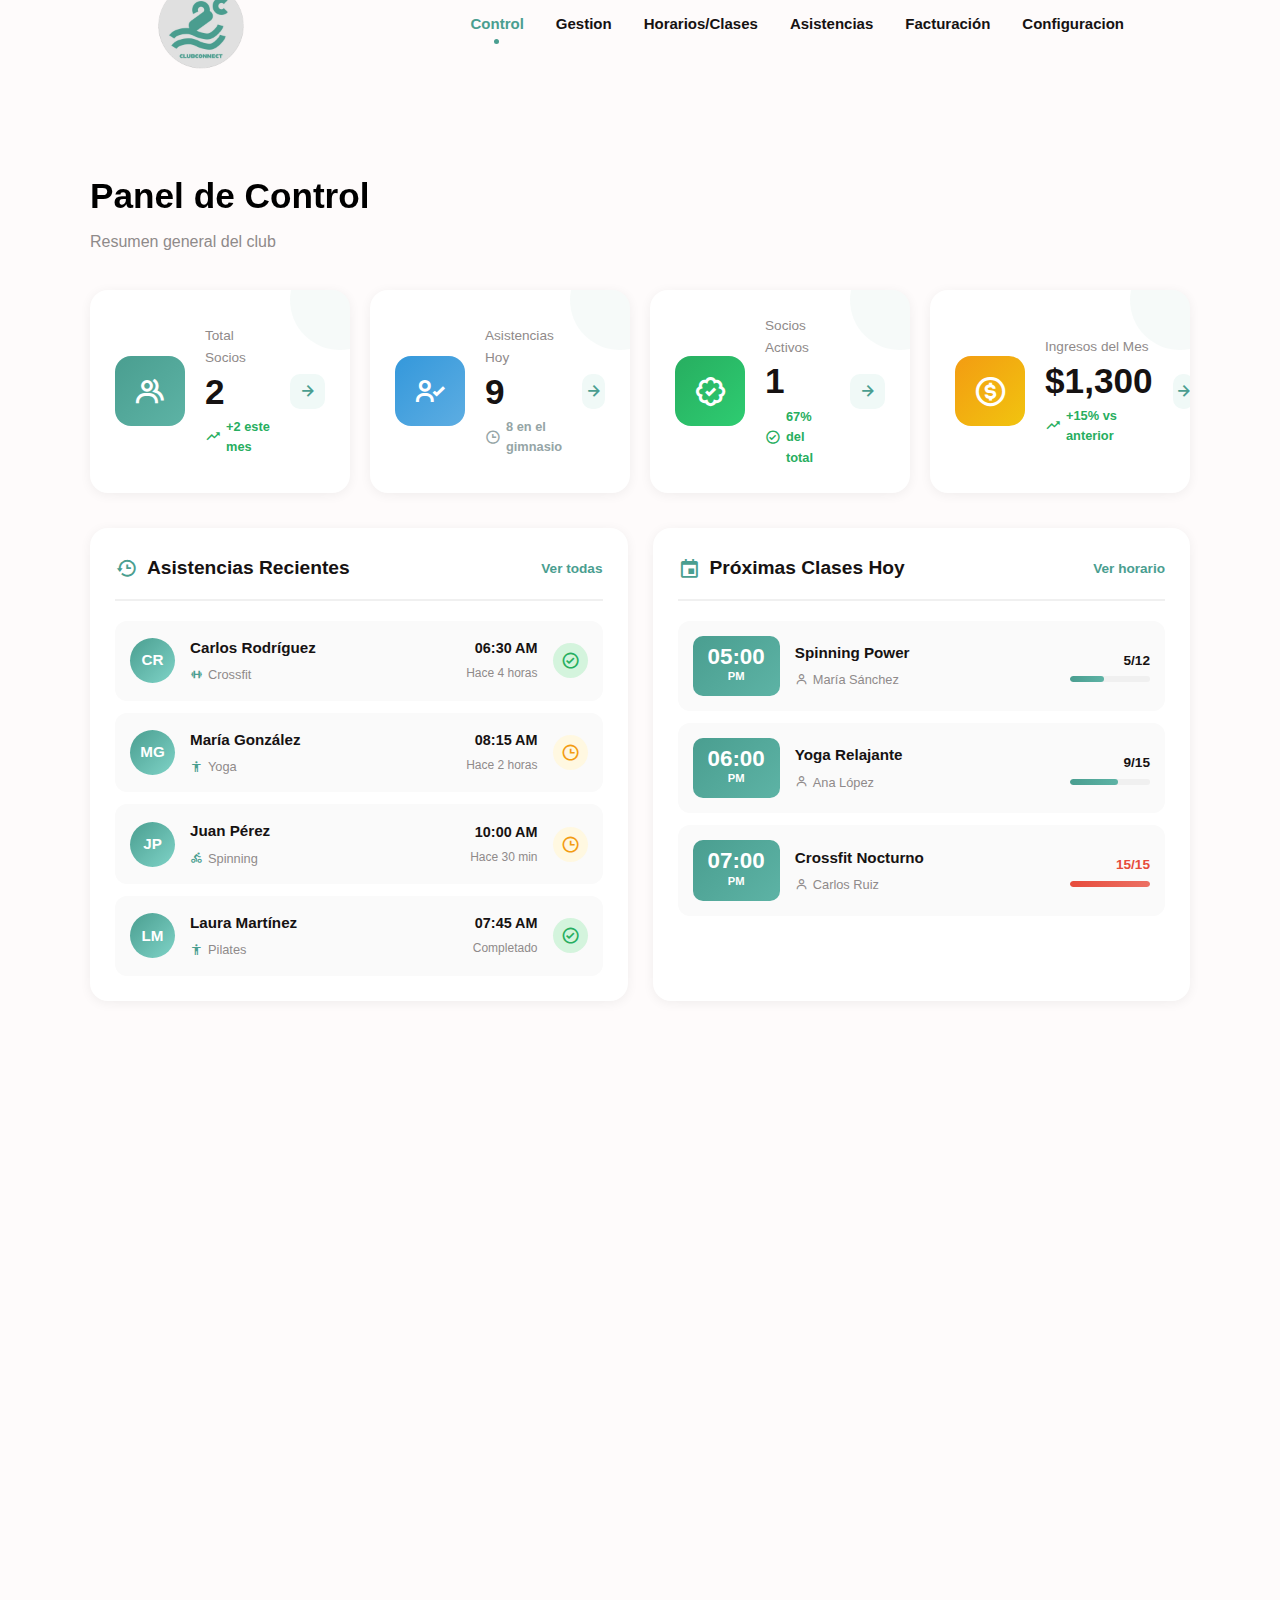
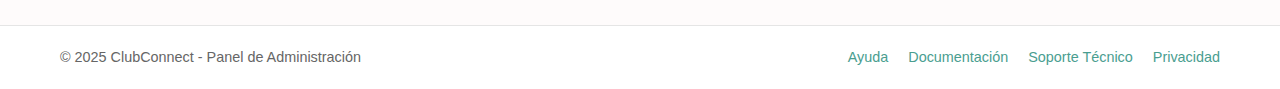
<file: admin/index.html>
<!DOCTYPE html>
<html lang="es">
<head>
    <meta charset="UTF-8">
    <meta name="viewport" content="width=device-width, initial-scale=1.0">
    <title>Dashboard - ClubConnect Admin</title>
    <link href="../styles/menu.css" rel="stylesheet"> 
    <link href="../styles/footer.css" rel="stylesheet"> 
    <link href="../styles/index.css" rel="stylesheet"> 
    <link href='https://unpkg.com/boxicons@2.1.4/css/boxicons.min.css' rel='stylesheet'>
</head>
<body>

    <a href="#" class="scrolltop" id="scroll-top">
        <i class='bx bx-up-arrow-alt scrolltop__icon'></i>
    </a>
    
    <header class="l-header" id="header">
        <nav class="nav bd-container">
            <div class="nav__logo">
                <img src="../imgs/logo.png" alt="Logo" class="logo-img"> 
            </div>
            <div class="nav__menu" id="nav-menu">
                <ul class="nav__list">
                    <li class="nav__item"><a href="./index.html" class="nav__link active-link">Control</a></li>
                    <li class="nav__item"><a href="./socios.html" class="nav__link">Gestion</a></li>
                    <li class="nav__item"><a href="./horarios.html" class="nav__link">Horarios/Clases</a></li>
                    <li class="nav__item"><a href="./asistencias.html" class="nav__link">Asistencias</a></li>
                    <li class="nav__item"><a href="./pagos.html" class="nav__link">Facturación</a></li>
                    <li class="nav__item"><a href="./configuracion.html" class="nav__link">Configuracion</a></li>
                </ul>
            </div>
            <div class="nav__toggle" id="nav-toggle">
                <i class='bx bx-grid-alt'></i>
            </div>
        </nav>
    </header>

    <main class="contenedor-dashboard-admin">
        
        <!-- BIENVENIDA Y FECHA -->
        <section class="header-dashboard">
            <div class="bienvenida-admin">
                <h1>Panel de Control</h1>
                <p>Resumen general del club</p>
            </div>
        </section>

        <!-- TARJETAS ESTADÍSTICAS PRINCIPALES -->
        <section class="estadisticas-principales">
            <div class="card-stat-admin">
                <div class="icono-stat total-socios">
                    <i class='bx bx-group'></i>
                </div>
                <div class="info-stat">
                    <small>Total Socios</small>
                    <h2 id="total-socios">3</h2>
                    <div class="cambio-stat positivo">
                        <i class='bx bx-trending-up'></i>
                        <span>+2 este mes</span>
                    </div>
                </div>
                <a href="./socios.html" class="link-stat">
                    <i class='bx bx-right-arrow-alt'></i>
                </a>
            </div>

            <div class="card-stat-admin">
                <div class="icono-stat asistencias-hoy">
                    <i class='bx bx-user-check'></i>
                </div>
                <div class="info-stat">
                    <small>Asistencias Hoy</small>
                    <h2 id="asistencias-hoy">12</h2>
                    <div class="cambio-stat neutral">
                        <i class='bx bx-time'></i>
                        <span>8 en el gimnasio</span>
                    </div>
                </div>
                <a href="./asistencias.html" class="link-stat">
                    <i class='bx bx-right-arrow-alt'></i>
                </a>
            </div>

            <div class="card-stat-admin">
                <div class="icono-stat activos">
                    <i class='bx bx-badge-check'></i>
                </div>
                <div class="info-stat">
                    <small>Socios Activos</small>
                    <h2 id="socios-activos">2</h2>
                    <div class="cambio-stat positivo">
                        <i class='bx bx-check-circle'></i>
                        <span>67% del total</span>
                    </div>
                </div>
                <a href="./socios.html" class="link-stat">
                    <i class='bx bx-right-arrow-alt'></i>
                </a>
            </div>

            <div class="card-stat-admin">
                <div class="icono-stat ingresos">
                    <i class='bx bx-dollar-circle'></i>
                </div>
                <div class="info-stat">
                    <small>Ingresos del Mes</small>
                    <h2 id="ingresos-mes">$1,300</h2>
                    <div class="cambio-stat positivo">
                        <i class='bx bx-trending-up'></i>
                        <span>+15% vs anterior</span>
                    </div>
                </div>
                <a href="./pagos.html" class="link-stat">
                    <i class='bx bx-right-arrow-alt'></i>
                </a>
            </div>
        </section>

        <!-- GRID PRINCIPAL -->
        <div class="grid-dashboard">
            
            <!-- ASISTENCIAS RECIENTES -->
            <section class="card-dashboard asistencias-recientes">
                <div class="header-card-dashboard">
                    <h2><i class='bx bx-history'></i> Asistencias Recientes</h2>
                    <a href="./asistencias.html" class="ver-todo">Ver todas</a>
                </div>

                <div class="lista-asistencias-dashboard">
                    <div class="item-asistencia-dashboard">
                        <div class="avatar-asistencia">CR</div>
                        <div class="info-asistencia-dash">
                            <h4>Carlos Rodríguez</h4>
                            <p><i class='bx bx-dumbbell'></i> Crossfit</p>
                        </div>
                        <div class="hora-asistencia-dash">
                            <span class="hora">06:30 AM</span>
                            <small>Hace 4 horas</small>
                        </div>
                        <div class="estado-entrada">
                            <i class='bx bx-check-circle'></i>
                        </div>
                    </div>

                    <div class="item-asistencia-dashboard">
                        <div class="avatar-asistencia">MG</div>
                        <div class="info-asistencia-dash">
                            <h4>María González</h4>
                            <p><i class='bx bx-body'></i> Yoga</p>
                        </div>
                        <div class="hora-asistencia-dash">
                            <span class="hora">08:15 AM</span>
                            <small>Hace 2 horas</small>
                        </div>
                        <div class="estado-entrada activo">
                            <i class='bx bx-time'></i>
                        </div>
                    </div>

                    <div class="item-asistencia-dashboard">
                        <div class="avatar-asistencia">JP</div>
                        <div class="info-asistencia-dash">
                            <h4>Juan Pérez</h4>
                            <p><i class='bx bx-cycling'></i> Spinning</p>
                        </div>
                        <div class="hora-asistencia-dash">
                            <span class="hora">10:00 AM</span>
                            <small>Hace 30 min</small>
                        </div>
                        <div class="estado-entrada activo">
                            <i class='bx bx-time'></i>
                        </div>
                    </div>

                    <div class="item-asistencia-dashboard">
                        <div class="avatar-asistencia">LM</div>
                        <div class="info-asistencia-dash">
                            <h4>Laura Martínez</h4>
                            <p><i class='bx bx-body'></i> Pilates</p>
                        </div>
                        <div class="hora-asistencia-dash">
                            <span class="hora">07:45 AM</span>
                            <small>Completado</small>
                        </div>
                        <div class="estado-entrada">
                            <i class='bx bx-check-circle'></i>
                        </div>
                    </div>
                </div>
            </section>

            <!-- PRÓXIMAS CLASES -->
            <section class="card-dashboard proximas-clases">
                <div class="header-card-dashboard">
                    <h2><i class='bx bx-calendar-event'></i> Próximas Clases Hoy</h2>
                    <a href="./horarios.html" class="ver-todo">Ver horario</a>
                </div>

                <div class="lista-clases-dashboard">
                    <div class="clase-item-dashboard">
                        <div class="hora-clase-dash">
                            <span class="hora-grande">05:00</span>
                            <span class="periodo">PM</span>
                        </div>
                        <div class="info-clase-dash">
                            <h4>Spinning Power</h4>
                            <p><i class='bx bx-user'></i> María Sánchez</p>
                        </div>
                        <div class="cupo-clase-dash">
                            <span class="cupo-numero">5/12</span>
                            <div class="barra-cupo-mini">
                                <div class="relleno" style="width: 42%"></div>
                            </div>
                        </div>
                    </div>

                    <div class="clase-item-dashboard">
                        <div class="hora-clase-dash">
                            <span class="hora-grande">06:00</span>
                            <span class="periodo">PM</span>
                        </div>
                        <div class="info-clase-dash">
                            <h4>Yoga Relajante</h4>
                            <p><i class='bx bx-user'></i> Ana López</p>
                        </div>
                        <div class="cupo-clase-dash">
                            <span class="cupo-numero">9/15</span>
                            <div class="barra-cupo-mini">
                                <div class="relleno" style="width: 60%"></div>
                            </div>
                        </div>
                    </div>

                    <div class="clase-item-dashboard">
                        <div class="hora-clase-dash">
                            <span class="hora-grande">07:00</span>
                            <span class="periodo">PM</span>
                        </div>
                        <div class="info-clase-dash">
                            <h4>Crossfit Nocturno</h4>
                            <p><i class='bx bx-user'></i> Carlos Ruiz</p>
                        </div>
                        <div class="cupo-clase-dash lleno">
                            <span class="cupo-numero">15/15</span>
                            <div class="barra-cupo-mini">
                                <div class="relleno completo" style="width: 100%"></div>
                            </div>
                        </div>
                    </div>
                </div>
            </section>

            <!-- MEMBRESÍAS POR TIPO -->
            <section class="card-dashboard distribucion-membresias">
                <div class="header-card-dashboard">
                    <h2><i class='bx bx-pie-chart-alt-2'></i> Distribución de Membresías</h2>
                </div>

                <div class="grafico-membresias">
                    <div class="tipo-membresia">
                        <div class="icono-tipo premium">
                            <i class='bx bx-crown'></i>
                        </div>
                        <div class="info-tipo">
                            <h4>Premium</h4>
                            <span>1 socio</span>
                        </div>
                        <div class="porcentaje-tipo">33%</div>
                    </div>

                    <div class="barra-progreso-tipo">
                        <div class="relleno-tipo premium" style="width: 33%"></div>
                    </div>

                    <div class="tipo-membresia">
                        <div class="icono-tipo basica">
                            <i class='bx bx-user'></i>
                        </div>
                        <div class="info-tipo">
                            <h4>Básica</h4>
                            <span>1 socio</span>
                        </div>
                        <div class="porcentaje-tipo">33%</div>
                    </div>

                    <div class="barra-progreso-tipo">
                        <div class="relleno-tipo basica" style="width: 33%"></div>
                    </div>

                    <div class="tipo-membresia">
                        <div class="icono-tipo pase">
                            <i class='bx bx-time'></i>
                        </div>
                        <div class="info-tipo">
                            <h4>Pase del Día</h4>
                            <span>1 socio</span>
                        </div>
                        <div class="porcentaje-tipo">33%</div>
                    </div>

                    <div class="barra-progreso-tipo">
                        <div class="relleno-tipo pase" style="width: 33%"></div>
                    </div>
                </div>
            </section>

            <!-- ACCESOS RÁPIDOS -->
            <section class="card-dashboard accesos-rapidos-admin">
                <div class="header-card-dashboard">
                    <h2><i class='bx bx-zap'></i> Accesos Rápidos</h2>
                </div>

                <div class="grid-accesos-rapidos">
                    <a href="./socios.html" class="boton-acceso-rapido nuevo-socio">
                        <i class='bx bx-user-plus'></i>
                        <span>Nuevo Socio</span>
                    </a>

                    <a href="./asistencias.html" class="boton-acceso-rapido marcar-asistencia">
                        <i class='bx bx-scan'></i>
                        <span>Check-in</span>
                    </a>

                    <a href="./pagos.html" class="boton-acceso-rapido registrar-pago">
                        <i class='bx bx-dollar'></i>
                        <span>Registrar Pago</span>
                    </a>

                    <a href="./horarios.html" class="boton-acceso-rapido nueva-clase">
                        <i class='bx bx-calendar-plus'></i>
                        <span>Nueva Clase</span>
                    </a>
                </div>
            </section>

            <!-- ALERTAS Y NOTIFICACIONES -->
            <section class="card-dashboard alertas-importantes">
                <div class="header-card-dashboard">
                    <h2><i class='bx bx-bell'></i> Alertas Importantes</h2>
                    <span class="badge-alertas">3</span>
                </div>

                <div class="lista-alertas">
                    <div class="alerta-item urgente">
                        <i class='bx bx-error-circle'></i>
                        <div class="info-alerta">
                            <h4>Membresías por vencer</h4>
                            <p>2 socios con membresía próxima a vencer esta semana</p>
                        </div>
                        <button class="btn-ver-alerta">Ver</button>
                    </div>

                    <div class="alerta-item info">
                        <i class='bx bx-info-circle'></i>
                        <div class="info-alerta">
                            <h4>Clase Spinning llena</h4>
                            <p>La clase de las 7:00 PM alcanzó el cupo máximo</p>
                        </div>
                        <button class="btn-ver-alerta">Ver</button>
                    </div>

                    <div class="alerta-item success">
                        <i class='bx bx-check-circle'></i>
                        <div class="info-alerta">
                            <h4>Pago confirmado</h4>
                            <p>María González renovó su membresía Premium</p>
                        </div>
                        <button class="btn-ver-alerta">Ok</button>
                    </div>
                </div>
            </section>

        </div>

    </main>

    <footer class="admin-footer">
        <div class="admin-footer-content">
            <p>&copy; 2025 ClubConnect - Panel de Administración</p>
            <div class="footer-links-admin">
                <a href="#">Ayuda</a>
                <a href="#">Documentación</a>
                <a href="#">Soporte Técnico</a>
                <a href="#">Privacidad</a>
            </div>
        </div>
    </footer>

    <script src="../js/menu.js"></script>
    <script src="../js/index.js"></script>
</body>
</html>
</file>
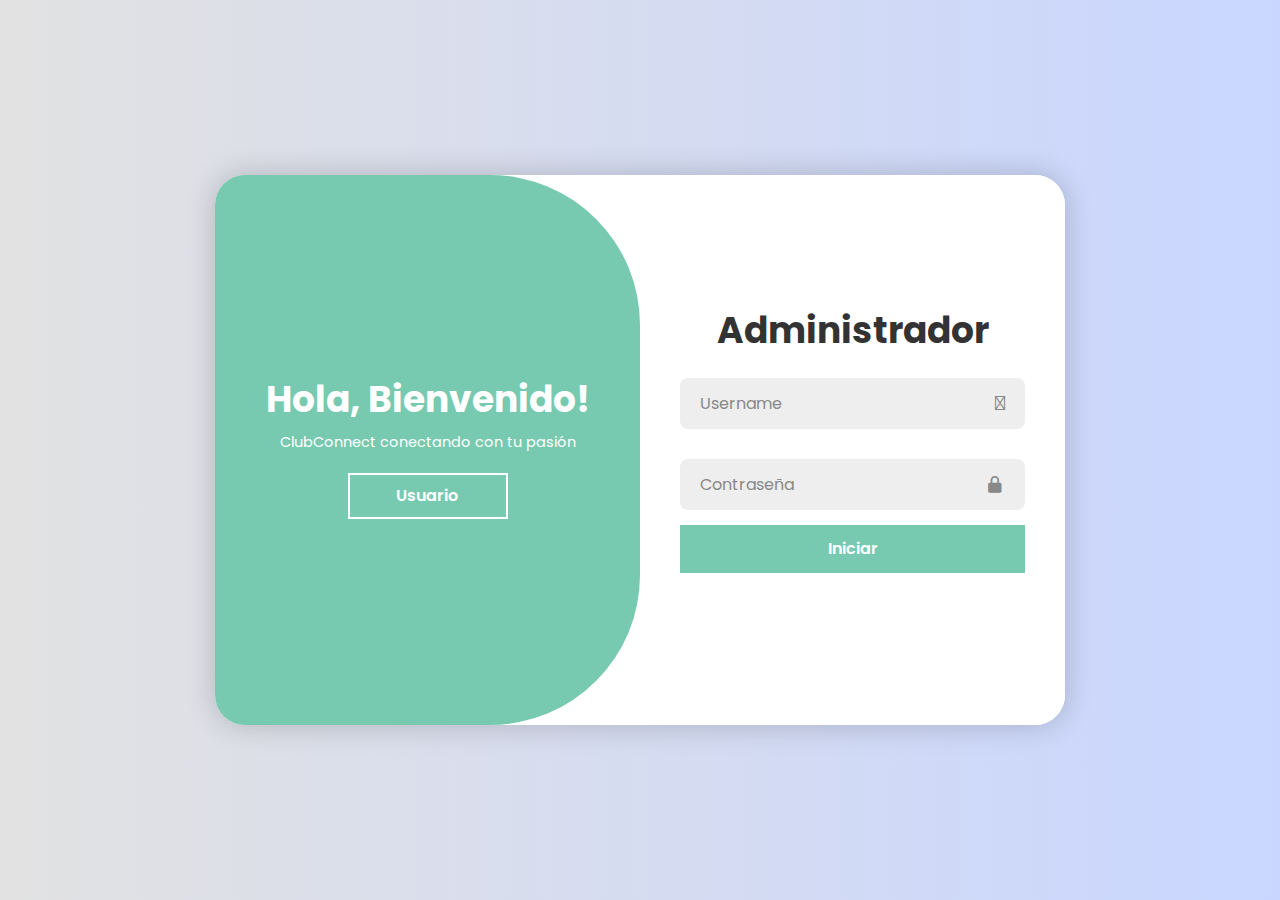
<file: login.html>
<!DOCTYPE html>
<html lang="en">
<head>
    <meta charset="UTF-8">
    <meta name="viewport" content="width=device-width, initial-scale=1.0">
    <title>Login</title>
    <link href="./styles/login.css" rel="stylesheet">
    <link href='https://unpkg.com/boxicons@2.1.4/css/boxicons.min.css' rel="stylesheet" href="styles/login.css">
</head>
<body>

    <div class="container">
        <div class="form-box login">
            <form action="">
                <h1> Administrador </h1>
                <div class="input-box">
                    <input type="text" placeholder="Username" 
                    required>
                    <i class='bxr  bx-user'></i> 
                </div>
                <div class="input-box">
                    <input type="password" placeholder="Contraseña" 
                    required>
                    <i class='bx bxs-lock-alt'></i>
                </div>
                <div class="forgot-link">
                    <button type="submit" class="btn" id="btnAdmin"> Iniciar </button>
                </div>
            </form>
        </div>

        <div class="form-box register">
            <form action="">
                <h1> Usuario </h1>
                <div class="input-box">
                    <input type="text" placeholder="Username" 
                    required>
                    <i class='bxr  bx-user'></i> 
                </div>
                <div class="input-box">
                    <input type="email" placeholder="Email" 
                    required>
                    <i class='bxr  bx-envelope-open'></i> 
                </div>
                <div class="input-box">
                    <input type="password" placeholder="Contraseña" 
                    required>
                    <i class='bx bxs-lock-alt'></i>
                </div>
                <button type="submit" class="btn">Iniciar</button>
            </form>
        </div>

        <div class="toggle-box">
            <div class="toggle-panel toggle-left">
                <h1> Hola, Bienvenido!</h1>
                <p>ClubConnect conectando con tu pasión</p>
                <button class="btn register-btn">Usuario</button>
            </div>
            <div class="toggle-panel toggle-right">
                <h1> Bienvenido de nuevo!</h1>
                <p>ClubConnect conectando con tu pasión</p>
                <button class="btn login-btn">Administrador</button>
            </div>
        </div>

    </div>
    
    <script src="./js/login.js"></script>
</body>
</html>
</file>
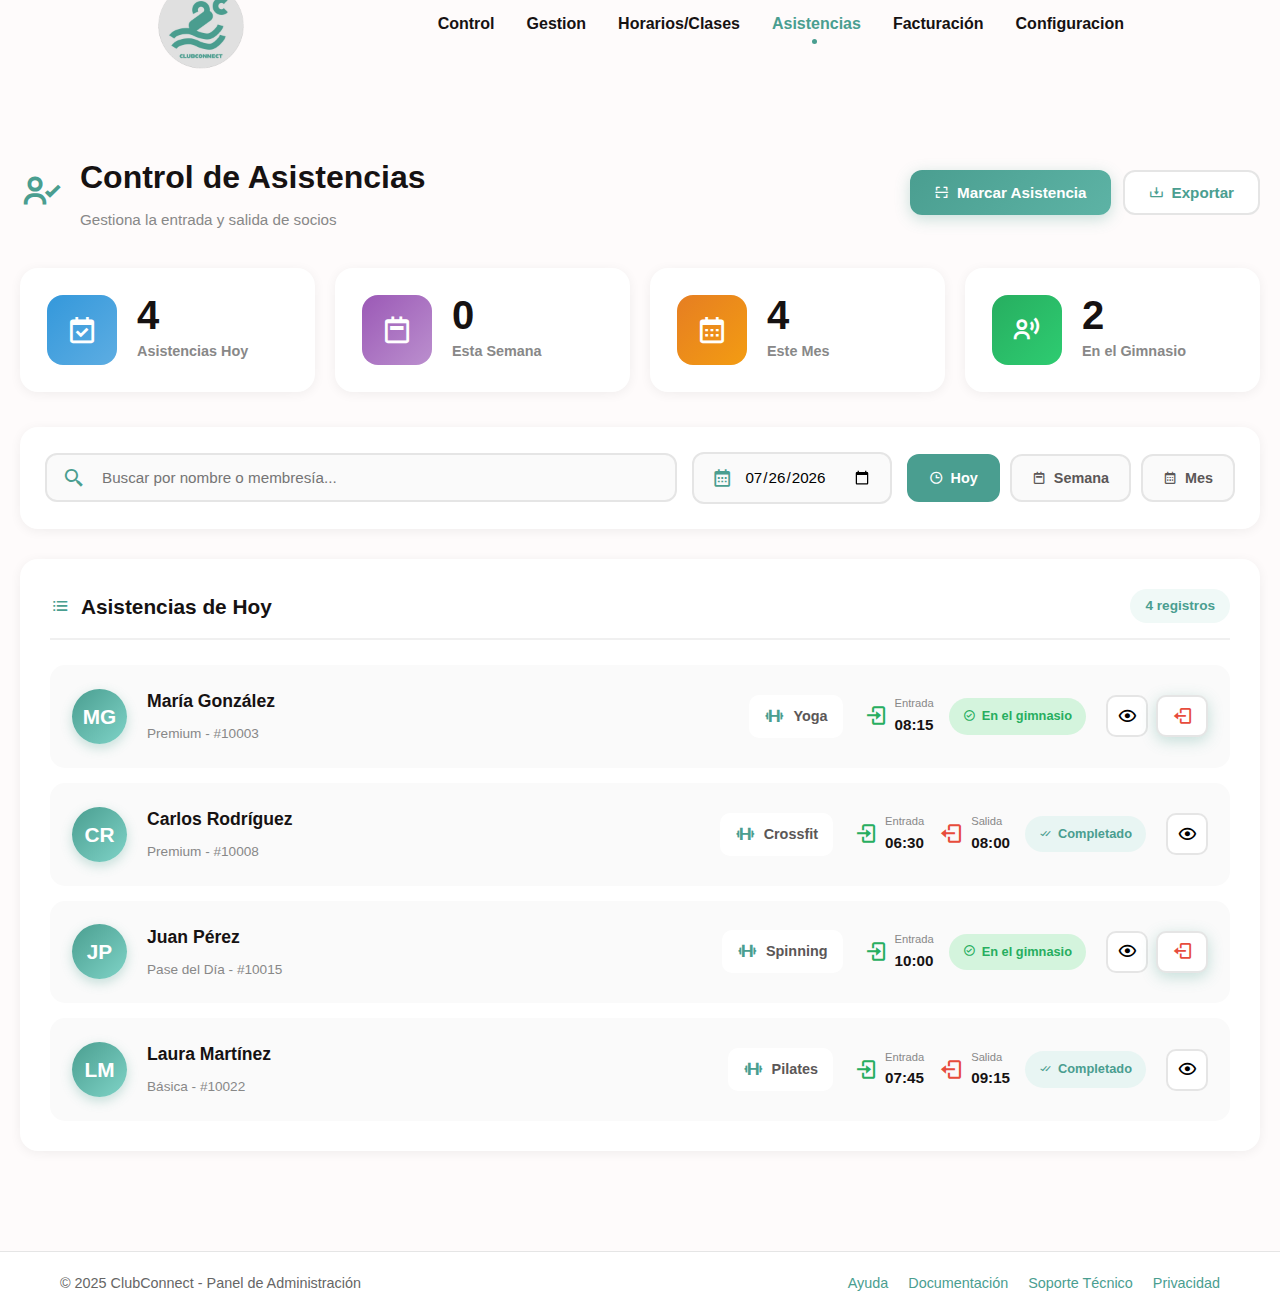
<file: admin/asistencias.html>
<!DOCTYPE html>
<html lang="es">
<head>
    <meta charset="UTF-8">
    <meta name="viewport" content="width=device-width, initial-scale=1.0">
    <title>Asistencias - ClubConnect</title>
    <link href="../styles/menu.css" rel="stylesheet"> 
    <link href="../styles/asistencias.css" rel="stylesheet"> 
    <link href="../styles/footer.css" rel="stylesheet"> 
    <link href='https://unpkg.com/boxicons@2.1.4/css/boxicons.min.css' rel="stylesheet">
</head>
<body>

    <a href="#" class="scrolltop" id="scroll-top">
        <i class='bx bx-up-arrow-alt scrolltop__icon'></i>
    </a>
    
    <header class="l-header" id="header">
        <nav class="nav bd-container">
            <div class="nav__logo">
                <img src="../imgs/logo.png" alt="Logo" class="logo-img"> 
            </div>
            <div class="nav__menu" id="nav-menu">
                <ul class="nav__list">
                    <li class="nav__item"><a href="./index.html" class="nav__link">Control</a></li>
                    <li class="nav__item"><a href="./socios.html" class="nav__link">Gestion</a></li>
                    <li class="nav__item"><a href="./horarios.html" class="nav__link">Horarios/Clases</a></li>
                    <li class="nav__item"><a href="./asistencias.html" class="nav__link active-link">Asistencias</a></li>
                    <li class="nav__item"><a href="./pagos.html" class="nav__link">Facturación</a></li>
                    <li class="nav__item"><a href="./configuracion.html" class="nav__link">Configuracion</a></li>
                </ul>
            </div>
            <div class="nav__toggle" id="nav-toggle">
                <i class='bx bx-grid-alt'></i>
            </div>
        </nav>
    </header>

    <main class="contenedor asistencias">
        
        <!-- ENCABEZADO -->
        <section class="encabezado asistencias">
            <div class="titulo asistencias">
                <i class='bx bx-user-check'></i>
                <div>
                    <h1>Control de Asistencias</h1>
                    <p>Gestiona la entrada y salida de socios</p>
                </div>
            </div>
            
            <div class="botones encabezado">
                <button class="boton marcar" onclick="abrirModal('modal marcar asistencia')">
                    <i class='bx bx-scan'></i>
                    Marcar Asistencia
                </button>
                <button class="boton exportar">
                    <i class='bx bx-download'></i>
                    Exportar
                </button>
            </div>
        </section>

        <!-- TARJETAS RESUMEN -->
        <section class="resumen asistencias">
            <div class="tarjeta resumen">
                <div class="icono resumen hoy">
                    <i class='bx bx-calendar-check'></i>
                </div>
                <div class="info resumen">
                    <span class="numero">12</span>
                    <p>Asistencias Hoy</p>
                </div>
            </div>

            <div class="tarjeta resumen">
                <div class="icono resumen semana">
                    <i class='bx bx-calendar-week'></i>
                </div>
                <div class="info resumen">
                    <span class="numero">48</span>
                    <p>Esta Semana</p>
                </div>
            </div>

            <div class="tarjeta resumen">
                <div class="icono resumen mes">
                    <i class='bx bx-calendar'></i>
                </div>
                <div class="info resumen">
                    <span class="numero">187</span>
                    <p>Este Mes</p>
                </div>
            </div>

            <div class="tarjeta resumen">
                <div class="icono resumen ahora">
                    <i class='bx bx-user-voice'></i>
                </div>
                <div class="info resumen">
                    <span class="numero">8</span>
                    <p>En el Gimnasio</p>
                </div>
            </div>
        </section>

        <!-- FILTROS -->
        <section class="filtros asistencias">
            <div class="buscador asistencias">
                <i class='bx bx-search-alt-2'></i>
                <input type="text" placeholder="Buscar por nombre o membresía...">
            </div>
            
            <div class="selector fecha">
                <i class='bx bx-calendar'></i>
                <input type="date" id="fecha seleccionada">
            </div>

            <div class="botones filtro">
                <button class="filtro rapido activo" data-filtro="hoy">
                    <i class='bx bx-time'></i> Hoy
                </button>
                <button class="filtro rapido" data-filtro="semana">
                    <i class='bx bx-calendar-week'></i> Semana
                </button>
                <button class="filtro rapido" data-filtro="mes">
                    <i class='bx bx-calendar'></i> Mes
                </button>
            </div>
        </section>

        <!-- LISTA DE ASISTENCIAS -->
        <section class="lista asistencias">
            <div class="titulo seccion">
                <h2><i class='bx bx-list-ul'></i> Asistencias de Hoy</h2>
                <span class="contador lista">12 registros</span>
            </div>

            <div class="contenedor registros">
                
                <!-- REGISTRO 1 -->
                <article class="registro asistencia">
                    <div class="foto socio">
                        <div class="avatar socio">MG</div>
                    </div>
                    
                    <div class="info socio">
                        <h3>María González</h3>
                        <span class="membresia">Premium - #10003</span>
                    </div>

                    <div class="actividad registro">
                        <i class='bx bx-dumbbell'></i>
                        <span>Yoga</span>
                    </div>

                    <div class="horario registro">
                        <div class="entrada">
                            <i class='bx bx-log-in'></i>
                            <div>
                                <small>Entrada</small>
                                <strong>08:15 AM</strong>
                            </div>
                        </div>
                        <div class="estado presente">
                            <i class='bx bx-check-circle'></i>
                            <span>En el gimnasio</span>
                        </div>
                    </div>

                    <div class="acciones registro">
                        <button class="boton ver detalles">
                            <i class='bx bx-show'></i>
                        </button>
                        <button class="boton marcar salida">
                            <i class='bx bx-log-out'></i>
                        </button>
                    </div>
                </article>

                <!-- REGISTRO 2 -->
                <article class="registro asistencia">
                    <div class="foto socio">
                        <div class="avatar socio">CR</div>
                    </div>
                    
                    <div class="info socio">
                        <h3>Carlos Rodríguez</h3>
                        <span class="membresia">Premium - #10008</span>
                    </div>

                    <div class="actividad registro">
                        <i class='bx bx-run'></i>
                        <span>Crossfit</span>
                    </div>

                    <div class="horario registro">
                        <div class="entrada">
                            <i class='bx bx-log-in'></i>
                            <div>
                                <small>Entrada</small>
                                <strong>06:30 AM</strong>
                            </div>
                        </div>
                        <div class="salida">
                            <i class='bx bx-log-out'></i>
                            <div>
                                <small>Salida</small>
                                <strong>08:00 AM</strong>
                            </div>
                        </div>
                        <div class="estado completado">
                            <i class='bx bx-check-double'></i>
                            <span>Completado</span>
                        </div>
                    </div>

                    <div class="acciones registro">
                        <button class="boton ver detalles">
                            <i class='bx bx-show'></i>
                        </button>
                    </div>
                </article>

                <!-- REGISTRO 3 -->
                <article class="registro asistencia">
                    <div class="foto socio">
                        <div class="avatar socio">JP</div>
                    </div>
                    
                    <div class="info socio">
                        <h3>Juan Pérez</h3>
                        <span class="membresia">Pase del Día - #10015</span>
                    </div>

                    <div class="actividad registro">
                        <i class='bx bx-cycling'></i>
                        <span>Spinning</span>
                    </div>

                    <div class="horario registro">
                        <div class="entrada">
                            <i class='bx bx-log-in'></i>
                            <div>
                                <small>Entrada</small>
                                <strong>10:00 AM</strong>
                            </div>
                        </div>
                        <div class="estado presente">
                            <i class='bx bx-check-circle'></i>
                            <span>En el gimnasio</span>
                        </div>
                    </div>

                    <div class="acciones registro">
                        <button class="boton ver detalles">
                            <i class='bx bx-show'></i>
                        </button>
                        <button class="boton marcar salida">
                            <i class='bx bx-log-out'></i>
                        </button>
                    </div>
                </article>

                <!-- REGISTRO 4 -->
                <article class="registro asistencia">
                    <div class="foto socio">
                        <div class="avatar socio">LM</div>
                    </div>
                    
                    <div class="info socio">
                        <h3>Laura Martínez</h3>
                        <span class="membresia">Básica - #10022</span>
                    </div>

                    <div class="actividad registro">
                        <i class='bx bx-body'></i>
                        <span>Pilates</span>
                    </div>

                    <div class="horario registro">
                        <div class="entrada">
                            <i class='bx bx-log-in'></i>
                            <div>
                                <small>Entrada</small>
                                <strong>07:45 AM</strong>
                            </div>
                        </div>
                        <div class="salida">
                            <i class='bx bx-log-out'></i>
                            <div>
                                <small>Salida</small>
                                <strong>09:15 AM</strong>
                            </div>
                        </div>
                        <div class="estado completado">
                            <i class='bx bx-check-double'></i>
                            <span>Completado</span>
                        </div>
                    </div>

                    <div class="acciones registro">
                        <button class="boton ver detalles">
                            <i class='bx bx-show'></i>
                        </button>
                    </div>
                </article>

            </div>
        </section>

    </main>

    <!-- MODAL MARCAR ASISTENCIA -->
    <div class="modal fondo" id="modal marcar asistencia">
        <div class="modal contenido">
            <div class="modal header">
                <div class="titulo modal">
                    <i class='bx bx-scan'></i>
                    <div>
                        <h2>Marcar Asistencia</h2>
                        <p>Registra la entrada de un socio</p>
                    </div>
                </div>
                <button class="boton cerrar modal" onclick="cerrarModal('modal marcar asistencia')">
                    <i class='bx bx-x'></i>
                </button>
            </div>

            <div class="contenido marcar">
                <!-- BUSCAR SOCIO -->
                <div class="buscar socio modal">
                    <label>Buscar Socio</label>
                    <div class="input buscar">
                        <i class='bx bx-search'></i>
                        <input type="text" placeholder="Nombre o número de membresía..." id="buscar socio input">
                    </div>
                </div>

                <!-- INFORMACIÓN DEL SOCIO -->
                <div class="socio seleccionado" style="display: none;" id="info socio">
                    <div class="foto grande">
                        <div class="avatar grande" id="avatar socio">--</div>
                    </div>
                    <div class="datos socio">
                        <h3 id="nombre socio">Nombre del Socio</h3>
                        <p id="membresia socio">Tipo - #0000</p>
                        <span class="estado membresia activa" id="estado socio">
                            <i class='bx bx-check-circle'></i> Membresía Activa
                        </span>
                    </div>
                </div>

                <!-- SELECCIONAR ACTIVIDAD -->
                <div class="campo modal">
                    <label>Actividad</label>
                    <select id="actividad entrada">
                        <option value="">Seleccionar actividad...</option>
                        <option value="crossfit">Crossfit</option>
                        <option value="yoga">Yoga</option>
                        <option value="spinning">Spinning</option>
                        <option value="pilates">Pilates</option>
                        <option value="zumba">Zumba</option>
                        <option value="libre">Entrenamiento Libre</option>
                    </select>
                </div>

                <!-- HORA DE ENTRADA -->
                <div class="campo modal">
                    <label>Hora de Entrada</label>
                    <input type="time" id="hora entrada" value="">
                </div>

                <!-- BOTONES -->
                <div class="botones modal">
                    <button type="button" class="boton cancelar modal" onclick="cerrarModal('modal marcar asistencia')">
                        <i class='bx bx-x'></i> Cancelar
                    </button>
                    <button type="button" class="boton registrar" onclick="registrarAsistencia()">
                        <i class='bx bx-check'></i> Registrar Entrada
                    </button>
                </div>
            </div>
        </div>
    </div>

    <footer class="admin-footer">
    <div class="admin-footer-content">
        <p>&copy; 2025 ClubConnect - Panel de Administración</p>

        <div class="footer-links-admin">
            <a href="#">Ayuda</a>
            <a href="#">Documentación</a>
            <a href="#">Soporte Técnico</a>
            <a href="#">Privacidad</a>
        </div>
    </div>
</footer>

    <script src="../js/menu.js"></script>
    <script src="../js/asistencias.js"></script>
</body>
</html>
</file>
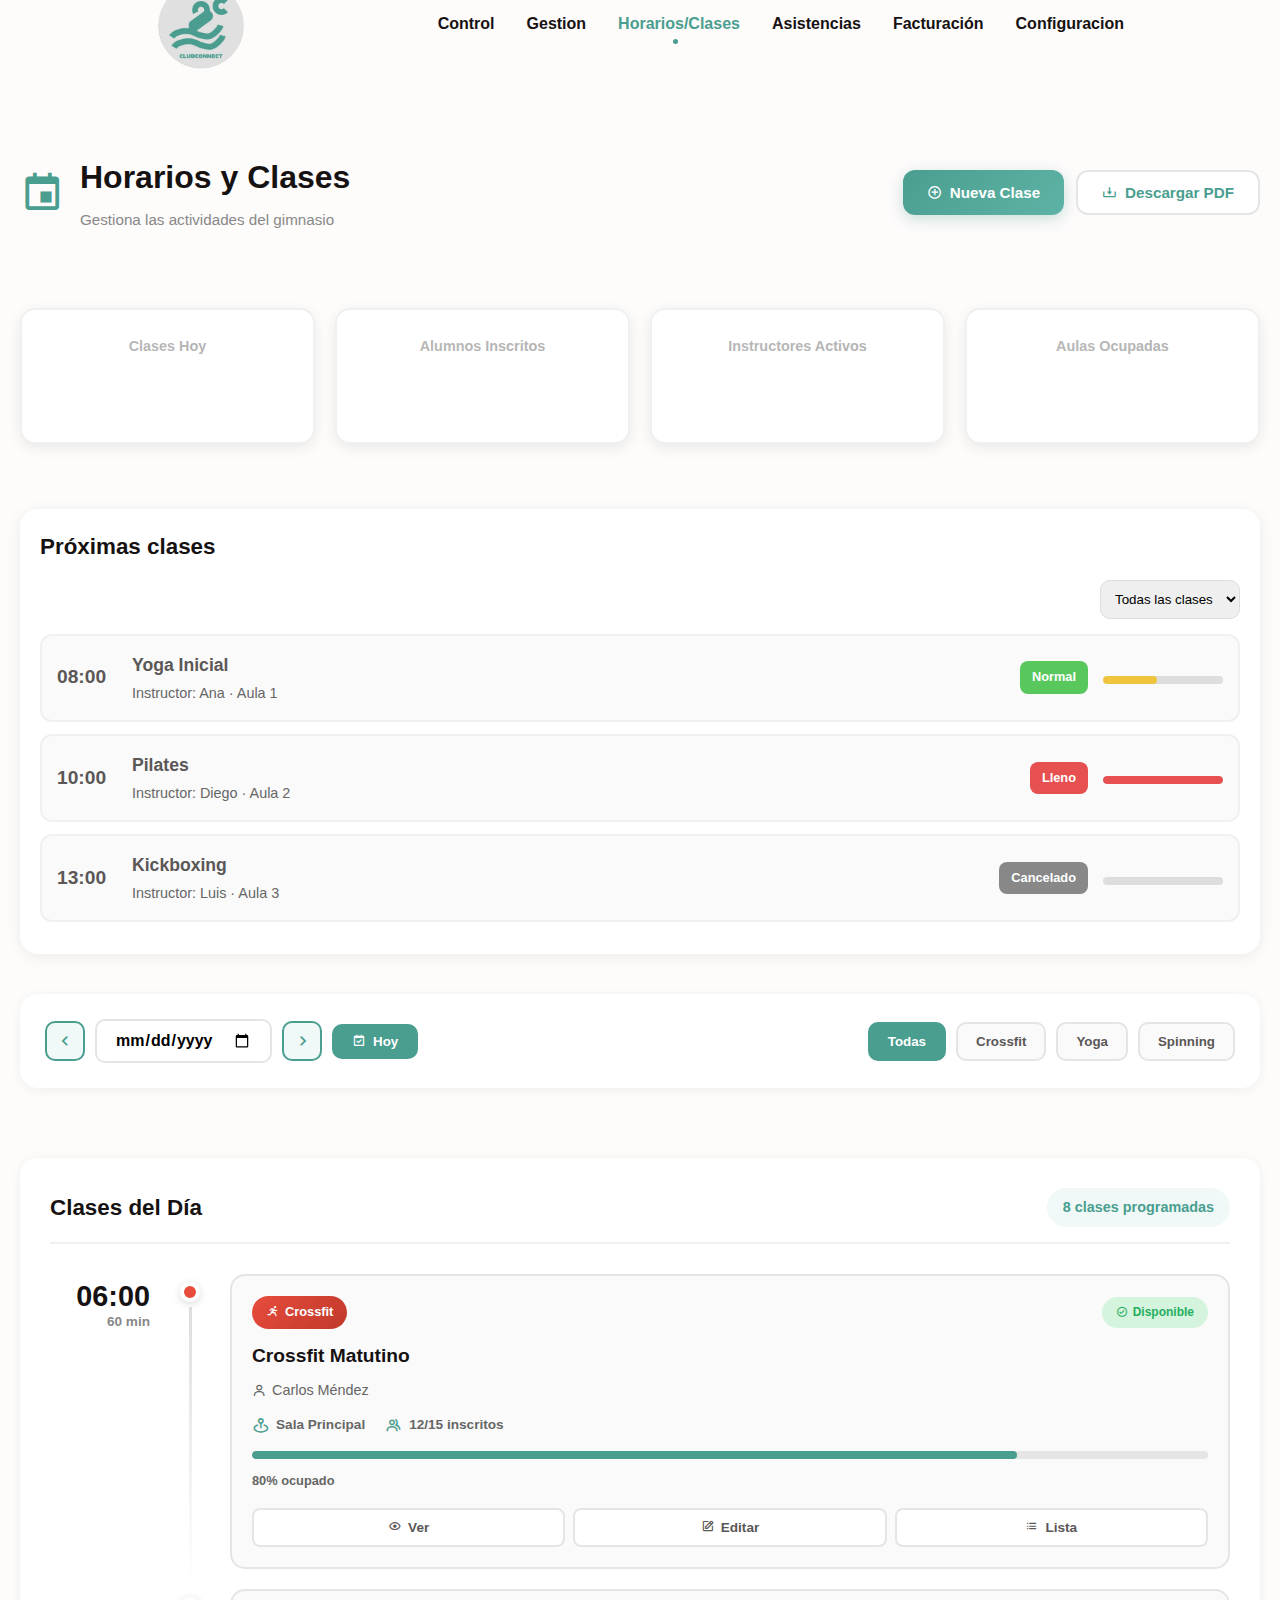
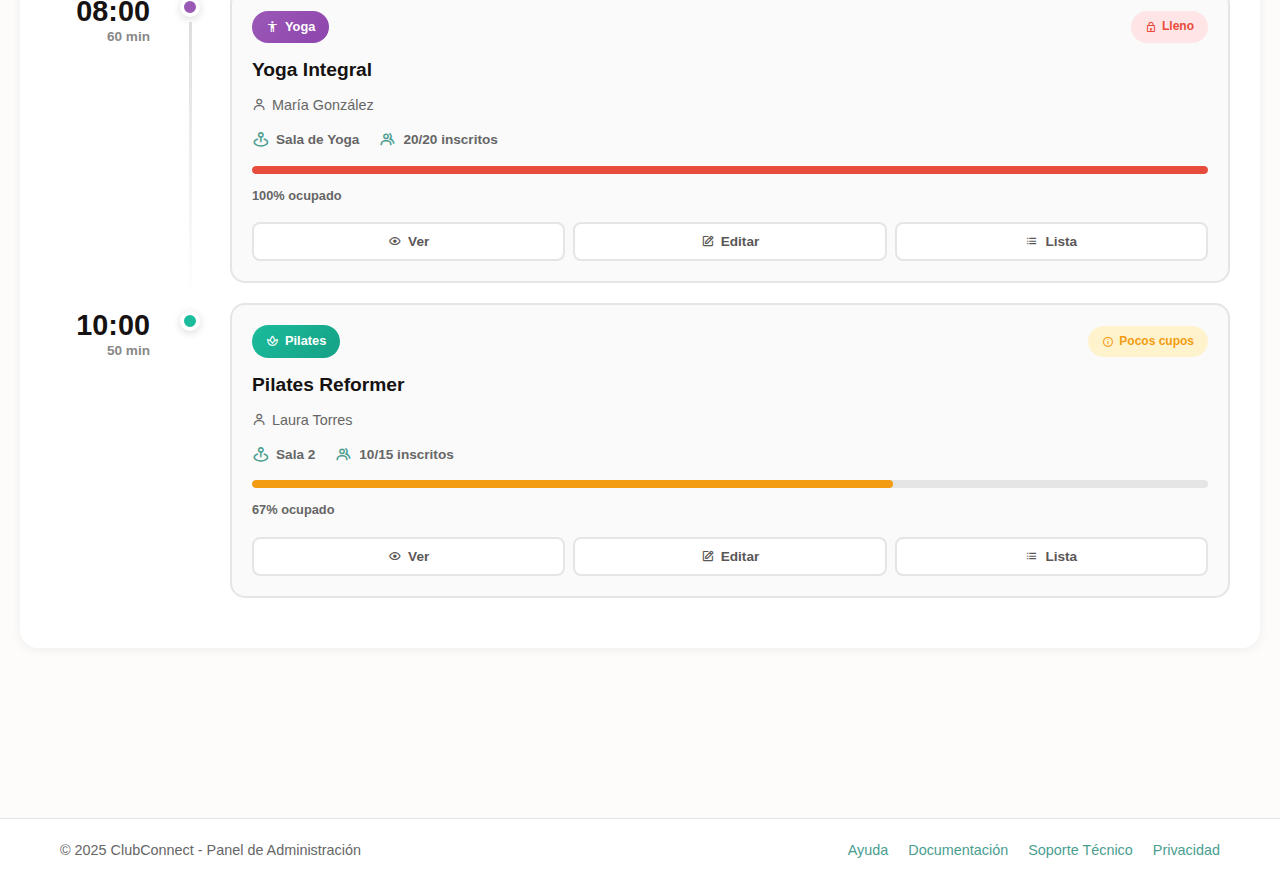
<file: admin/horarios.html>
<!DOCTYPE html>
<html lang="es">
<head>
    <meta charset="UTF-8">
    <meta name="viewport" content="width=device-width, initial-scale=1.0">
    <title>Horarios y Clases - ClubConnect</title>
    <link href="../styles/menu.css" rel="stylesheet"> 
    <link href="../styles/horarios.css" rel="stylesheet"> 
    <link href="../styles/footer.css" rel="stylesheet"> 
    <link href='https://unpkg.com/boxicons@2.1.4/css/boxicons.min.css' rel="stylesheet">
</head>
<body>

    <a href="#" class="scrolltop" id="scroll-top">
        <i class='bx bx-up-arrow-alt scrolltop__icon'></i>
    </a>
    
    <header class="l-header" id="header">
        <nav class="nav bd-container">
            <div class="nav__logo">
                <img src="../imgs/logo.png" alt="Logo" class="logo-img"> 
            </div>
            <div class="nav__menu" id="nav-menu">
                <ul class="nav__list">
                    <li class="nav__item"><a href="./index.html" class="nav__link">Control</a></li>
                    <li class="nav__item"><a href="./socios.html" class="nav__link">Gestion</a></li>
                    <li class="nav__item"><a href="./horarios.html" class="nav__link active-link">Horarios/Clases</a></li>
                    <li class="nav__item"><a href="./asistencias.html" class="nav__link">Asistencias</a></li>
                    <li class="nav__item"><a href="./pagos.html" class="nav__link">Facturación</a></li>
                    <li class="nav__item"><a href="./configuracion.html" class="nav__link">Configuracion</a></li>
                </ul>
            </div>
            <div class="nav__toggle" id="nav-toggle">
                <i class='bx bx-grid-alt'></i>
            </div>
        </nav>
    </header>

    <main class="contenedor-horarios">
        
        <!-- ENCABEZADO -->
        <section class="encabezado horarios">
            <div class="titulo horarios">
                <i class='bx bx-calendar-event'></i>
                <div>
                    <h1>Horarios y Clases</h1>
                    <p>Gestiona las actividades del gimnasio</p>
                </div>
            </div>
            
            <div class="botones encabezado">
                <button class="boton nueva clase" onclick="abrirModal('modal nueva clase')">
                    <i class='bx bx-plus-circle'></i>
                    Nueva Clase
                </button>
                <button class="boton descargar">
                    <i class='bx bx-download'></i>
                    Descargar PDF
                </button>
            </div>
        </section>

        <!-- DASHBOARD ADMIN -->
<section class="dashboard-admin">

    <!-- DASHBOARD ADMIN -->
<section class="dashboard-admin">

    <!-- MÉTRICAS -->
    <div class="metricas">
        <div class="tarjeta-metrica">
            <h3>Clases Hoy</h3>
            <p class="numero">12</p>
        </div>

        <div class="tarjeta-metrica">
            <h3>Alumnos Inscritos</h3>
            <p class="numero">86</p>
        </div>

        <div class="tarjeta-metrica">
            <h3>Instructores Activos</h3>
            <p class="numero">7</p>
        </div>

        <div class="tarjeta-metrica">
            <h3>Aulas Ocupadas</h3>
            <p class="numero">4 / 6</p>
        </div>
    </div>

    <!-- AGENDA PRÓXIMAS CLASES -->
    <div class="agenda">
        <h2>Próximas clases</h2>
        
        <div class="filtro-clases">
            <select id="filtroTipo" onchange="filtrarClases()">
                <option value="todos">Todas las clases</option>
                <option value="Yoga Inicial">Yoga</option>
                <option value="Pilates">Pilates</option>
                <option value="Kickboxing">Kickboxing</option>
            </select>
        </div>


        <div class="item-clase">
            <div class="hora">08:00</div>
            <div class="info">
                <h4>Yoga Inicial</h4>
                <p>Instructor: Ana · Aula 1</p>
            </div>
            <div class="estado ok">Normal</div>
        </div>

        <div class="item-clase">
            <div class="hora">10:00</div>
            <div class="info">
                <h4>Pilates</h4>
                <p>Instructor: Diego · Aula 2</p>
            </div>
            <div class="estado lleno">Lleno</div>
        </div>

        <div class="item-clase">
            <div class="hora">13:00</div>
            <div class="info">
                <h4>Kickboxing</h4>
                <p>Instructor: Luis · Aula 3</p>
            </div>
            <div class="estado cancelado">Cancelado</div>
        </div>

    </div>

    <!-- SELECTOR DE DÍA Y FILTROS -->
<section class="controles calendario">
    <div class="selector fecha grande">
        <button class="boton cambiar fecha" onclick="cambiarDia(-1)">
            <i class='bx bx-chevron-left'></i>
        </button>
        <input type="date" id="fecha seleccionada" class="input fecha">
        <button class="boton cambiar fecha" onclick="cambiarDia(1)">
            <i class='bx bx-chevron-right'></i>
        </button>
        <button class="boton hoy" onclick="irHoy()">
            <i class='bx bx-calendar-check'></i> Hoy
        </button>
    </div>

    <div class="filtros tipo">
        <button class="filtro tipo activo" data-tipo="todas">
            Todas
        </button>
        <button class="filtro tipo" data-tipo="crossfit">
            Crossfit
        </button>
        <button class="filtro tipo" data-tipo="yoga">
            Yoga
        </button>
        <button class="filtro tipo" data-tipo="spinning">
            Spinning
        </button>
    </div>
</section>

<!-- TIMELINE DE CLASES DEL DÍA -->
<section class="timeline clases">
    <div class="header timeline">
        <h2>Clases del Día</h2>
        <span class="total clases">8 clases programadas</span>
    </div>

    <div class="lista timeline" id="lista timeline">
        <!-- Clase 1 -->
        <div class="item timeline">
            <div class="hora timeline">
                <span class="hora grande">06:00</span>
                <span class="duracion">60 min</span>
            </div>
            
            <div class="linea tiempo">
                <div class="punto crossfit"></div>
                <div class="barra vertical"></div>
            </div>

            <div class="tarjeta clase timeline">
                <div class="cabecera clase">
                    <div class="tipo badge crossfit">
                        <i class='bx bx-run'></i>
                        Crossfit
                    </div>
                    <div class="estado clase disponible">
                        <i class='bx bx-check-circle'></i>
                        Disponible
                    </div>
                </div>

                <h3 class="nombre clase">Crossfit Matutino</h3>
                <p class="instructor">
                    <i class='bx bx-user'></i>
                    Carlos Méndez
                </p>

                <div class="info rapida">
                    <span class="info item">
                        <i class='bx bx-map-pin'></i>
                        Sala Principal
                    </span>
                    <span class="info item">
                        <i class='bx bx-group'></i>
                        12/15 inscritos
                    </span>
                </div>

                <div class="progreso clase">
                    <div class="barra progreso clase">
                        <div class="relleno" style="width: 80%"></div>
                    </div>
                    <span class="porcentaje">80% ocupado</span>
                </div>

                <div class="acciones clase">
                    <button class="boton ver" onclick="verDetallesClase(1)">
                        <i class='bx bx-show'></i>
                        Ver
                    </button>
                    <button class="boton editar">
                        <i class='bx bx-edit'></i>
                        Editar
                    </button>
                    <button class="boton lista">
                        <i class='bx bx-list-ul'></i>
                        Lista
                    </button>
                </div>
            </div>
        </div>

        <!-- Clase 2 -->
        <div class="item timeline">
            <div class="hora timeline">
                <span class="hora grande">08:00</span>
                <span class="duracion">60 min</span>
            </div>
            
            <div class="linea tiempo">
                <div class="punto yoga"></div>
                <div class="barra vertical"></div>
            </div>

            <div class="tarjeta clase timeline">
                <div class="cabecera clase">
                    <div class="tipo badge yoga">
                        <i class='bx bx-body'></i>
                        Yoga
                    </div>
                    <div class="estado clase lleno">
                        <i class='bx bx-lock'></i>
                        Lleno
                    </div>
                </div>

                <h3 class="nombre clase">Yoga Integral</h3>
                <p class="instructor">
                    <i class='bx bx-user'></i>
                    María González
                </p>

                <div class="info rapida">
                    <span class="info item">
                        <i class='bx bx-map-pin'></i>
                        Sala de Yoga
                    </span>
                    <span class="info item">
                        <i class='bx bx-group'></i>
                        20/20 inscritos
                    </span>
                </div>

                <div class="progreso clase">
                    <div class="barra progreso clase">
                        <div class="relleno lleno" style="width: 100%"></div>
                    </div>
                    <span class="porcentaje">100% ocupado</span>
                </div>

                <div class="acciones clase">
                    <button class="boton ver" onclick="verDetallesClase(2)">
                        <i class='bx bx-show'></i>
                        Ver
                    </button>
                    <button class="boton editar">
                        <i class='bx bx-edit'></i>
                        Editar
                    </button>
                    <button class="boton lista">
                        <i class='bx bx-list-ul'></i>
                        Lista
                    </button>
                </div>
            </div>
        </div>

        <!-- Clase 3 -->
        <div class="item timeline">
            <div class="hora timeline">
                <span class="hora grande">10:00</span>
                <span class="duracion">50 min</span>
            </div>
            
            <div class="linea tiempo">
                <div class="punto pilates"></div>
                <div class="barra vertical"></div>
            </div>

            <div class="tarjeta clase timeline">
                <div class="cabecera clase">
                    <div class="tipo badge pilates">
                        <i class='bx bx-spa'></i>
                        Pilates
                    </div>
                    <div class="estado clase medio">
                        <i class='bx bx-info-circle'></i>
                        Pocos cupos
                    </div>
                </div>

                <h3 class="nombre clase">Pilates Reformer</h3>
                <p class="instructor">
                    <i class='bx bx-user'></i>
                    Laura Torres
                </p>

                <div class="info rapida">
                    <span class="info item">
                        <i class='bx bx-map-pin'></i>
                        Sala 2
                    </span>
                    <span class="info item">
                        <i class='bx bx-group'></i>
                        10/15 inscritos
                    </span>
                </div>

                <div class="progreso clase">
                    <div class="barra progreso clase">
                        <div class="relleno medio" style="width: 67%"></div>
                    </div>
                    <span class="porcentaje">67% ocupado</span>
                </div>

                <div class="acciones clase">
                    <button class="boton ver" onclick="verDetallesClase(3)">
                        <i class='bx bx-show'></i>
                        Ver
                    </button>
                    <button class="boton editar">
                        <i class='bx bx-edit'></i>
                        Editar
                    </button>
                    <button class="boton lista">
                        <i class='bx bx-list-ul'></i>
                        Lista
                    </button>
                </div>
            </div>
        </div>

    </div>
</section>

</section>

    </main>

    <!-- MODAL NUEVA CLASE -->
    <div class="modal fondo" id="modal nueva clase">
        <div class="modal contenido">
            <div class="modal header">
                <div class="titulo modal">
                    <i class='bx bx-calendar-plus'></i>
                    <div>
                        <h2>Nueva Clase</h2>
                        <p>Registra una nueva actividad</p>
                    </div>
                </div>
                <button class="boton cerrar modal" onclick="cerrarModal('modal nueva clase')">
                    <i class='bx bx-x'></i>
                </button>
            </div>

            <form class="formulario clase" onsubmit="guardarClase(event)">
                <div class="campos clase">
                    
                    <div class="campo clase">
                        <label>Tipo de Actividad *</label>
                        <select id="tipo actividad" required>
                            <option value="">Seleccionar...</option>
                            <option value="crossfit">Crossfit</option>
                            <option value="yoga">Yoga</option>
                            <option value="spinning">Spinning</option>
                            <option value="pilates">Pilates</option>
                            <option value="zumba">Zumba</option>
                            <option value="funcional">Funcional</option>
                        </select>
                    </div>

                    <div class="campo clase">
                        <label>Instructor *</label>
                        <input type="text" id="instructor" placeholder="Nombre del instructor" required>
                    </div>

                    <div class="campo clase">
                        <label>Día *</label>
                        <select id="dia clase" required>
                            <option value="">Seleccionar...</option>
                            <option value="lunes">Lunes</option>
                            <option value="martes">Martes</option>
                            <option value="miercoles">Miércoles</option>
                            <option value="jueves">Jueves</option>
                            <option value="viernes">Viernes</option>
                            <option value="sabado">Sábado</option>
                            <option value="domingo">Domingo</option>
                        </select>
                    </div>

                    <div class="campo clase">
                        <label>Hora de Inicio *</label>
                        <input type="time" id="hora inicio" required>
                    </div>

                    <div class="campo clase">
                        <label>Duración (minutos) *</label>
                        <input type="number" id="duracion" placeholder="60" min="15" max="180" required>
                    </div>

                    <div class="campo clase">
                        <label>Capacidad Máxima *</label>
                        <input type="number" id="capacidad" placeholder="15" min="1" max="50" required>
                    </div>

                    <div class="campo clase completo">
                        <label>Descripción</label>
                        <textarea id="descripcion clase" rows="3" placeholder="Descripción de la clase..."></textarea>
                    </div>

                </div>

                <div class="botones modal">
                    <button type="button" class="boton cancelar modal" onclick="cerrarModal('modal nueva clase')">
                        <i class='bx bx-x'></i> Cancelar
                    </button>
                    <button type="submit" class="boton guardar modal">
                        <i class='bx bx-check'></i> Guardar Clase
                    </button>
                </div>
            </form>
        </div>
    </div>

    <!-- MODAL VER DETALLES CLASE -->
    <div class="modal fondo" id="modal ver clase">
        <div class="modal contenido grande">
            <div class="modal header">
                <div class="titulo modal">
                    <i class='bx bx-info-circle'></i>
                    <div>
                        <h2 id="titulo detalle">Detalles de la Clase</h2>
                        <p id="subtitulo detalle">Información completa</p>
                    </div>
                </div>
                <button class="boton cerrar modal" onclick="cerrarModal('modal ver clase')">
                    <i class='bx bx-x'></i>
                </button>
            </div>

            <div class="contenido detalles">
                <div class="info detalle clase">
                    <div class="icono clase grande" id="icono detalle">
                        <i class='bx bx-dumbbell'></i>
                    </div>
                    <div class="datos detalle">
                        <h3 id="nombre clase detalle">Nombre de la Clase</h3>
                        <p id="instructor detalle">Instructor</p>
                        <div class="progreso inscripcion">
                            <div class="barra progreso">
                                <div class="relleno progreso" id="barra inscripcion" style="width: 0%"></div>
                            </div>
                            <span id="texto inscripcion">0/0 inscritos</span>
                        </div>
                    </div>
                </div>

                <div class="info grid">
                    <div class="item info">
                        <i class='bx bx-calendar'></i>
                        <div>
                            <small>Día</small>
                            <strong id="dia detalle">-</strong>
                        </div>
                    </div>
                    <div class="item info">
                        <i class='bx bx-time'></i>
                        <div>
                            <small>Horario</small>
                            <strong id="horario detalle">-</strong>
                        </div>
                    </div>
                    <div class="item info">
                        <i class='bx bx-hourglass'></i>
                        <div>
                            <small>Duración</small>
                            <strong id="duracion detalle">-</strong>
                        </div>
                    </div>
                    <div class="item info">
                        <i class='bx bx-group'></i>
                        <div>
                            <small>Capacidad</small>
                            <strong id="capacidad detalle">-</strong>
                        </div>
                    </div>
                </div>

                <div class="descripcion detalle">
                    <h4>Descripción</h4>
                    <p id="texto descripcion">-</p>
                </div>

                <div class="inscritos seccion">
                    <h4><i class='bx bx-user-check'></i> Socios Inscritos <span id="contador inscritos">(0)</span></h4>
                    <div class="lista inscritos" id="lista inscritos">
                        <p style="color: #888; text-align: center; padding: 20px;">No hay socios inscritos aún</p>
                    </div>
                </div>

                <div class="botones acciones">
                    <button class="boton editar clase" onclick="editarClase()">
                        <i class='bx bx-edit'></i> Editar
                    </button>
                    <button class="boton eliminar clase" onclick="eliminarClase()">
                        <i class='bx bx-trash'></i> Eliminar
                    </button>
                </div>
            </div>
        </div>
    </div>

    <footer class="admin-footer">
        <div class="admin-footer-content">
            <p>&copy; 2025 ClubConnect - Panel de Administración</p>

            <div class="footer-links-admin">
                <a href="#">Ayuda</a>
                <a href="#">Documentación</a>
                <a href="#">Soporte Técnico</a>
                <a href="#">Privacidad</a>
            </div>
        </div>
    </footer>

    <script src="../js/menu.js"></script>
    <script src="../js/horarios.js"></script>
</body>
</html>
</file>
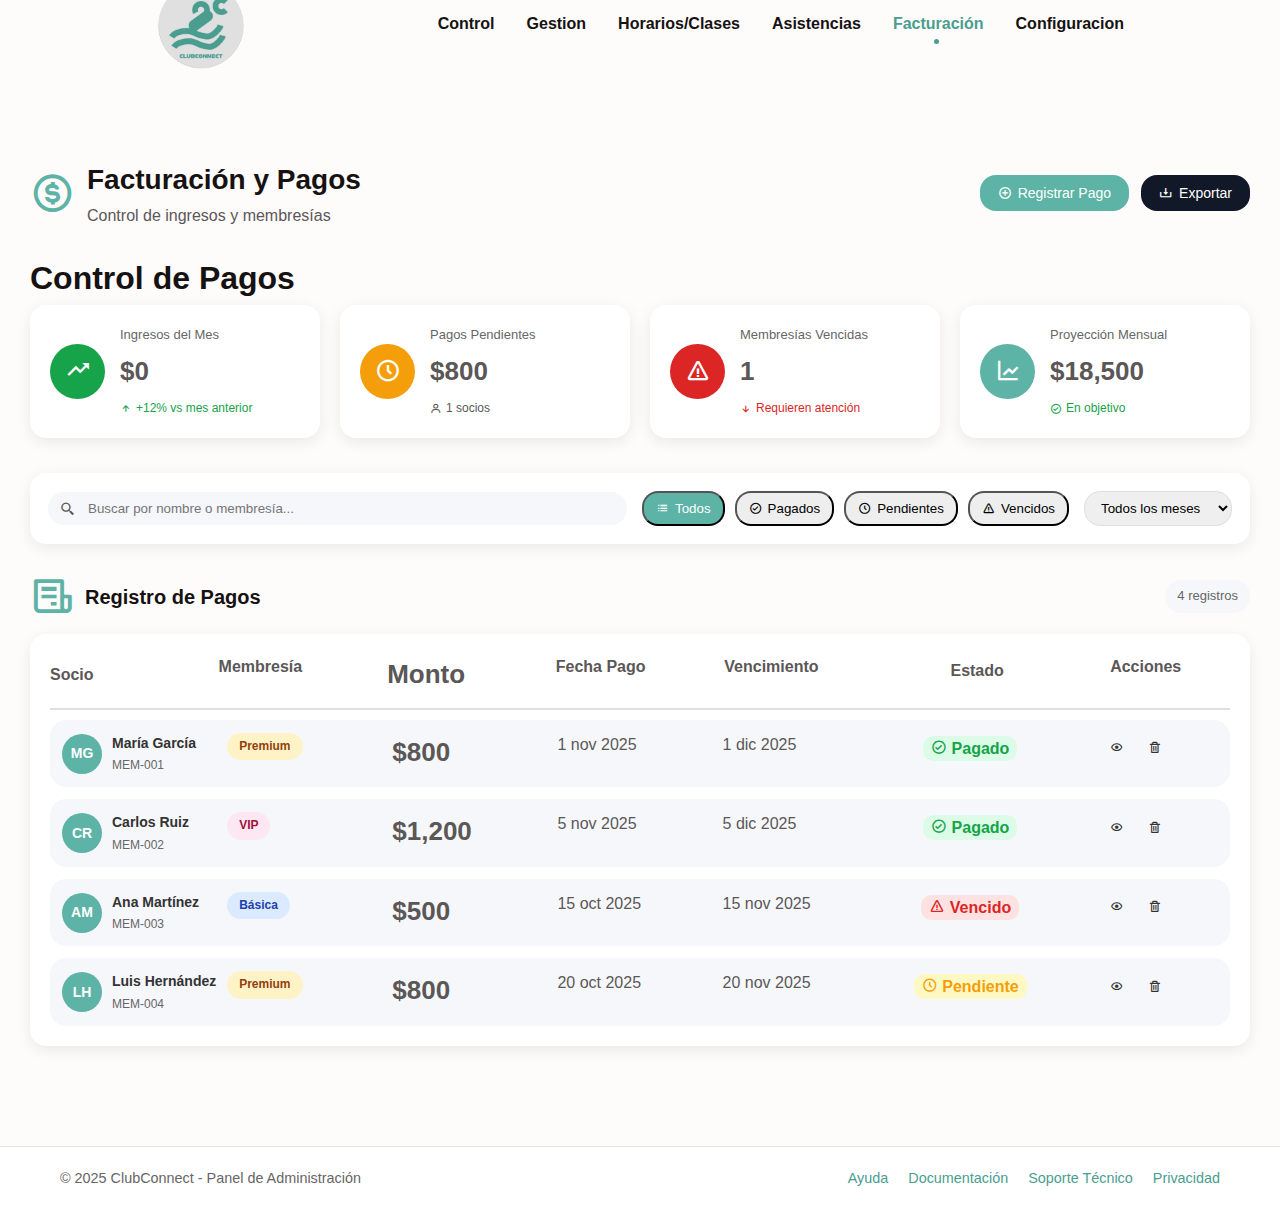
<file: admin/pagos.html>
<!DOCTYPE html>
<html lang="es">
<head>
    <meta charset="UTF-8">
    <meta name="viewport" content="width=device-width, initial-scale=1.0">
    <title>Facturación y Pagos - ClubConnect</title>
    <link href="../styles/menu.css" rel="stylesheet"> 
    <link href="../styles/pagos.css" rel="stylesheet"> 
    <link href="../styles/footer.css" rel="stylesheet"> 
    <link href='https://unpkg.com/boxicons@2.1.4/css/boxicons.min.css' rel="stylesheet">
</head>
<body>

    <a href="#" class="scrolltop" id="scroll-top">
        <i class='bx bx-up-arrow-alt scrolltop__icon'></i>
    </a>
    
    <header class="l-header" id="header">
        <nav class="nav bd-container">
            <div class="nav__logo">
                <img src="../imgs/logo.png" alt="Logo" class="logo-img"> 
            </div>
            <div class="nav__menu" id="nav-menu">
                <ul class="nav__list">
                    <li class="nav__item"><a href="./index.html" class="nav__link">Control</a></li>
                    <li class="nav__item"><a href="./socios.html" class="nav__link">Gestion</a></li>
                    <li class="nav__item"><a href="./horarios.html" class="nav__link">Horarios/Clases</a></li>
                    <li class="nav__item"><a href="./asistencias.html" class="nav__link">Asistencias</a></li>
                    <li class="nav__item"><a href="./pagos.html" class="nav__link active-link">Facturación</a></li>
                    <li class="nav__item"><a href="./configuracion.html" class="nav__link">Configuracion</a></li>
                </ul>
            </div>
            <div class="nav__toggle" id="nav-toggle">
                <i class='bx bx-grid-alt'></i>
            </div>
        </nav>
    </header>
    

    <main class="contenedor pagos">
        
        <!-- ENCABEZADO -->
        <section class="encabezado pagos">
            <div class="titulo pagos">
                <i class='bx bx-dollar-circle'></i>
                <div>
                    <h1>Facturación y Pagos</h1>
                    <p>Control de ingresos y membresías</p>
                </div>
            </div>
            
            <div class="botones encabezado">
                <button class="boton registrar pago" onclick="abrirModal('modal registrar pago')">
                    <i class='bx bx-plus-circle'></i>
                    Registrar Pago
                </button>
                <button class="boton exportar">
                    <i class='bx bx-download'></i>
                    Exportar
                </button>
            </div>
        </section>

        <div class="contenedor-principal">
    <h1 class="titulo">Control de Pagos</h1>

        <!-- RESUMEN FINANCIERO -->
        <section class="resumen financiero">
            <div class="tarjeta financiera">
                <div class="icono financiero ingresos">
                    <i class='bx bx-trending-up'></i>
                </div>
                <div class="info financiera">
                    <small>Ingresos del Mes</small>
                    <span class="monto">$15,800</span>
                    <span class="cambio positivo">
                        <i class='bx bx-up-arrow-alt'></i> +12% vs mes anterior
                    </span>
                </div>
            </div>

            <div class="tarjeta financiera">
                <div class="icono financiero pendientes">
                    <i class='bx bx-time-five'></i>
                </div>
                <div class="info financiera">
                    <small>Pagos Pendientes</small>
                    <span class="monto">$3,200</span>
                    <span class="cambio">
                        <i class='bx bx-user'></i> 4 socios
                    </span>
                </div>
            </div>

            <div class="tarjeta financiera">
                <div class="icono financiero vencidos">
                    <i class='bx bx-error'></i>
                </div>
                <div class="info financiera">
                    <small>Membresías Vencidas</small>
                    <span class="monto">2</span>
                    <span class="cambio negativo">
                        <i class='bx bx-down-arrow-alt'></i> Requieren atención
                    </span>
                </div>
            </div>

            <div class="tarjeta financiera">
                <div class="icono financiero proyeccion">
                    <i class='bx bx-line-chart'></i>
                </div>
                <div class="info financiera">
                    <small>Proyección Mensual</small>
                    <span class="monto">$18,500</span>
                    <span class="cambio positivo">
                        <i class='bx bx-check-circle'></i> En objetivo
                    </span>
                </div>
            </div>
        </section>

        <!-- FILTROS Y BÚSQUEDA -->
        <section class="filtros pagos">
            <div class="buscador pagos">
                <i class='bx bx-search-alt-2'></i>
                <input type="text" placeholder="Buscar por nombre o membresía..." id="buscar pago">
            </div>

            <div class="filtros rapidos">
                <button class="filtro pago activo" data-estado="todos">
                    <i class='bx bx-list-ul'></i> Todos
                </button>
                <button class="filtro pago" data-estado="pagado">
                    <i class='bx bx-check-circle'></i> Pagados
                </button>
                <button class="filtro pago" data-estado="pendiente">
                    <i class='bx bx-time-five'></i> Pendientes
                </button>
                <button class="filtro pago" data-estado="vencido">
                    <i class='bx bx-error'></i> Vencidos
                </button>
            </div>

            <select class="selector mes" id="selector mes">
                <option value="todos">Todos los meses</option>
                <option value="0">Enero 2025</option>
                <option value="1">Febrero 2025</option>
                <option value="2">Marzo 2025</option>
                <option value="3">Abril 2025</option>
                <option value="4">Mayo 2025</option>
                <option value="5">Junio 2025</option>
                <option value="6">Julio 2025</option>
                <option value="7">Agosto 2025</option>
                <option value="8">Septiembre 2025</option>
                <option value="9">Octubre 2025</option>
                <option value="10">Noviembre 2025</option>
                <option value="11">Diciembre 2025</option>
            </select>
        </section>

        <!-- LISTA DE PAGOS -->
        <section class="lista pagos">
            <div class="titulo seccion pagos">
                <h2><i class='bx bx-receipt'></i> Registro de Pagos</h2>
                <span class="contador pagos">0 registros</span>
            </div>

            <div class="tabla pagos">
                <div class="header tabla">
                    <div class="columna socio">Socio</div>
                    <div class="columna membresia">Membresía</div>
                    <div class="columna monto">Monto</div>
                    <div class="columna fecha">Fecha Pago</div>
                    <div class="columna vencimiento">Vencimiento</div>
                    <div class="columna estado">Estado</div>
                    <div class="columna acciones">Acciones</div>
                </div>

                <div class="contenedor registros pagos" id="registros pagos">
                    <!-- Se genera dinámicamente -->
                </div>
            </div>
        </section>

    </main>

    <!-- MODAL REGISTRAR PAGO -->
    <div class="modal fondo" id="modal registrar pago">
        <div class="modal contenido">
            <div class="modal header">
                <div class="titulo modal">
                    <i class='bx bx-dollar-circle'></i>
                    <div>
                        <h2>Registrar Pago</h2>
                        <p>Registra un nuevo pago de membresía</p>
                    </div>
                </div>
                <button class="boton cerrar modal" onclick="cerrarModal('modal registrar pago')">
                    <i class='bx bx-x'></i>
                </button>
            </div>

            <form class="formulario pago" onsubmit="guardarPago(event)">
                <div class="campos pago">
                    
                    <!-- BUSCAR SOCIO -->
                    <div class="campo pago completo">
                        <label>Buscar Socio *</label>
                        <div class="input buscar">
                            <i class='bx bx-search'></i>
                            <input type="text" id="buscar socio pago" placeholder="Nombre o ID de membresía..." required>
                        </div>
                    </div>

                    <!-- INFO SOCIO -->
                    <div class="socio info pago" style="display: none;" id="info socio pago">
                        <div class="avatar socio pago">MG</div>
                        <div>
                            <h4 id="nombre socio pago">Nombre del Socio</h4>
                            <p id="membresia socio pago">Tipo - #0000</p>
                        </div>
                    </div>

                    <!-- TIPO MEMBRESÍA -->
                    <div class="campo pago">
                        <label>Tipo de Membresía *</label>
                        <select id="tipo membresia" required>
                            <option value="">Seleccionar...</option>
                            <option value="basica">Básica - $500/mes</option>
                            <option value="premium">Premium - $800/mes</option>
                            <option value="vip">VIP - $1,200/mes</option>
                        </select>
                    </div>

                    <!-- DURACIÓN -->
                    <div class="campo pago">
                        <label>Duración *</label>
                        <select id="duracion pago" required onchange="calcularMonto()">
                            <option value="">Seleccionar...</option>
                            <option value="1">1 Mes</option>
                            <option value="3">3 Meses (5% desc.)</option>
                            <option value="6">6 Meses (10% desc.)</option>
                            <option value="12">12 Meses (15% desc.)</option>
                        </select>
                    </div>

                    <!-- MONTO -->
                    <div class="campo pago">
                        <label>Monto a Pagar *</label>
                        <input type="number" id="monto pago" placeholder="$0.00" required readonly>
                    </div>

                    <!-- MÉTODO DE PAGO -->
                    <div class="campo pago">
                        <label>Método de Pago *</label>
                        <select id="metodo pago" required>
                            <option value="">Seleccionar...</option>
                            <option value="efectivo">Efectivo</option>
                            <option value="tarjeta">Tarjeta</option>
                            <option value="transferencia">Transferencia</option>
                        </select>
                    </div>

                    <!-- FECHA DE PAGO -->
                    <div class="campo pago">
                        <label>Fecha de Pago *</label>
                        <input type="date" id="fecha pago" required>
                    </div>

                    <!-- NOTAS -->
                    <div class="campo pago completo">
                        <label>Notas (opcional)</label>
                        <textarea id="notas pago" rows="3" placeholder="Observaciones adicionales..."></textarea>
                    </div>

                </div>

                <div class="botones modal">
                    <button type="button" class="boton cancelar modal" onclick="cerrarModal('modal registrar pago')">
                        <i class='bx bx-x'></i> Cancelar
                    </button>
                    <button type="submit" class="boton guardar modal">
                        <i class='bx bx-check'></i> Registrar Pago
                    </button>
                </div>
            </form>
        </div>
    </div>

    <!-- MODAL VER DETALLE PAGO -->
    <div class="modal fondo" id="modal ver pago">
        <div class="modal contenido">
            <div class="modal header">
                <div class="titulo modal">
                    <i class='bx bx-receipt'></i>
                    <div>
                        <h2>Detalle del Pago</h2>
                        <p>Información completa del registro</p>
                    </div>
                </div>
                <button class="boton cerrar modal" onclick="cerrarModal('modal ver pago')">
                    <i class='bx bx-x'></i>
                </button>
            </div>

            <div class="contenido detalle pago">
                <div class="recibo pago">
                    <div class="header recibo">
                        <i class='bx bx-check-circle'></i>
                        <h3>Pago Exitoso</h3>
                        <span class="numero recibo" id="numero recibo">#PAG-0001</span>
                    </div>

                    <div class="info recibo">
                        <div class="item recibo">
                            <span class="label">Socio:</span>
                            <span class="valor" id="socio recibo">-</span>
                        </div>
                        <div class="item recibo">
                            <span class="label">Membresía:</span>
                            <span class="valor" id="membresia recibo">-</span>
                        </div>
                        <div class="item recibo">
                            <span class="label">Duración:</span>
                            <span class="valor" id="duracion recibo">-</span>
                        </div>
                        <div class="item recibo">
                            <span class="label">Método de Pago:</span>
                            <span class="valor" id="metodo recibo">-</span>
                        </div>
                        <div class="item recibo">
                            <span class="label">Fecha de Pago:</span>
                            <span class="valor" id="fecha recibo">-</span>
                        </div>
                        <div class="item recibo">
                            <span class="label">Vence:</span>
                            <span class="valor" id="vencimiento recibo">-</span>
                        </div>
                        </div>

                        <div class="total recibo">
                    <span>Total Pagado</span>
                    <span class="monto total" id="monto recibo">$0.00</span>
                </div>

                <div class="botones recibo">
                    <button class="boton imprimir">
                        <i class='bx bx-printer'></i> Imprimir Recibo
                    </button>
                    <button class="boton enviar email">
                        <i class='bx bx-envelope'></i> Enviar por Email
                    </button>
                </div>
            </div>
        </div>
    </div>
</div>

<!-- FOOTER ADMIN -->
 
<footer class="admin-footer">
    <div class="admin-footer-content">
        <p>&copy; 2025 ClubConnect - Panel de Administración</p>

        <div class="footer-links-admin">
            <a href="#">Ayuda</a>
            <a href="#">Documentación</a>
            <a href="#">Soporte Técnico</a>
            <a href="#">Privacidad</a>
        </div>
    </div>
</footer>
<script src="../js/menu.js"></script>
<script src="../js/pagos.js"></script>

</body>
</html>
</file>
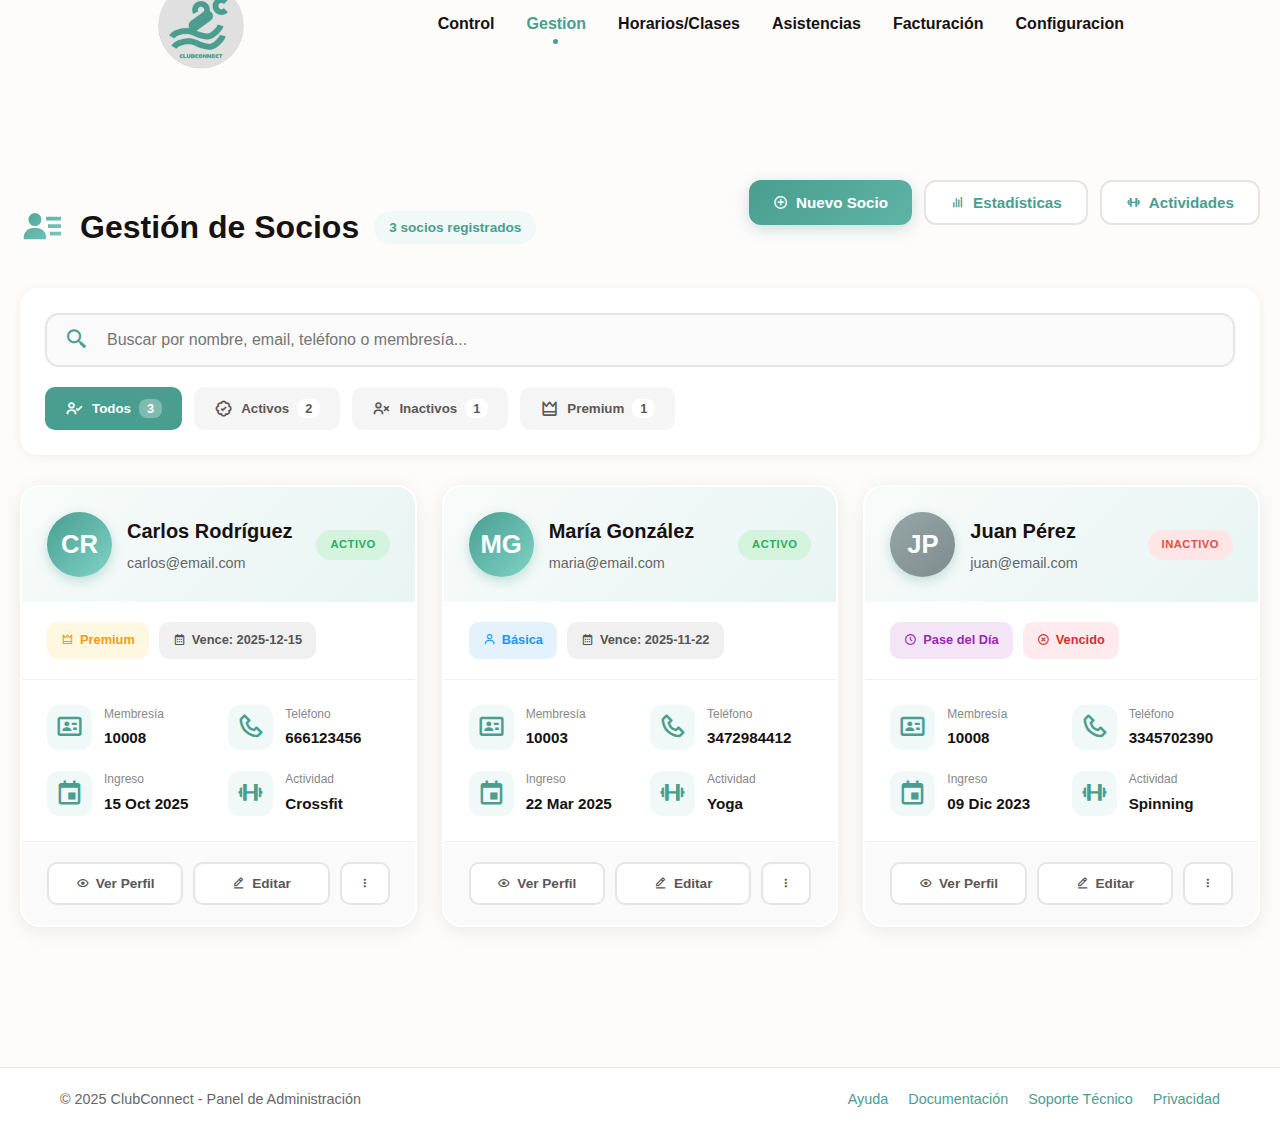
<file: admin/socios.html>
<!DOCTYPE html>
<html lang="es">
<head>
    <meta charset="UTF-8">
    <meta name="viewport" content="width=device-width, initial-scale=1.0">
    <title>Gestión de Socios - ClubConnect</title>
    <link href="../styles/menu.css" rel="stylesheet"> 
    <link href="../styles/socios.css" rel="stylesheet"> 
    <link href="../styles/footer.css" rel="stylesheet"> 
    <link href='https://unpkg.com/boxicons@2.1.4/css/boxicons.min.css' rel="stylesheet">
    <link rel="stylesheet" href="https://cdnjs.cloudflare.com/ajax/libs/font-awesome/6.0.0-beta3/css/all.min.css">
</head>
<body>

    <a href="#" class="scrolltop" id="scroll-top">
        <i class='bx bx-up-arrow-alt scrolltop__icon'></i>
    </a>
    
    <header class="l-header" id="header">
        <nav class="nav bd-container">
            <div class="nav__logo">
                <img src="../imgs/logo.png" alt="Logo" class="logo-img"> 
            </div>
            <div class="nav__menu" id="nav-menu">
                <ul class="nav__list">
                    <li class="nav__item"><a href="./index.html" class="nav__link">Control</a></li>
                    <li class="nav__item"><a href="./socios.html" class="nav__link active-link">Gestion</a></li>
                    <li class="nav__item"><a href="./horarios.html" class="nav__link">Horarios/Clases</a></li>
                    <li class="nav__item"><a href="./asistencias.html" class="nav__link">Asistencias</a></li>
                    <li class="nav__item"><a href="./pagos.html" class="nav__link">Facturación</a></li>
                    <li class="nav__item"><a href="./configuracion.html" class="nav__link">Configuracion</a></li>
                </ul>
            </div>
            <div class="nav__toggle" id="nav-toggle">
                <i class='bx bx-grid-alt'></i>
            </div>
        </nav>
    </header>

    <main class="contenedor-socios">
        
        <!-- BARRA SUPERIOR -->
        <section class="barra-superior">
            <div class="titulo-pagina">
                <i class='bx bxs-user-detail'></i>
                <h1>Gestión de Socios</h1>
                <span class="contador">3 socios registrados</span>
            </div>
            
            <div class="botones-principales">
                <button class="boton-agregar" onclick="abrirModal('modal-nuevo-socio')">
                    <i class='bx bx-plus-circle'></i>
                    Nuevo Socio
                </button>
                <button class="boton-estadisticas" onclick="abrirModal('modal-estadisticas')">
                    <i class='bx bx-bar-chart'></i>
                    Estadísticas
                </button>
                <button class="boton-actividades" onclick="abrirModal('modal-actividades')">
                    <i class='bx bx-dumbbell'></i>
                    Actividades
                </button>
            </div>
        </section>

        <!-- ZONA DE BÚSQUEDA Y FILTROS -->
        <section class="zona-busqueda">
            <div class="caja-buscar">
                <i class='bx bx-search-alt-2'></i>
                <input type="text" placeholder="Buscar por nombre, email, teléfono o membresía...">
            </div>
            
            <div class="filtros-rapidos">
                <button class="filtro activo">
                    <i class='bx bx-user-check'></i>
                    Todos <span>3</span>
                </button>
                <button class="filtro">
                    <i class='bx bx-badge-check'></i>
                    Activos <span>2</span>
                </button>
                <button class="filtro">
                    <i class='bx bx-user-x'></i>
                    Inactivos <span>1</span>
                </button>
                <button class="filtro">
                    <i class='bx bx-crown'></i>
                    Premium <span>1</span>
                </button>
            </div>
        </section>

        <!-- LISTA DE SOCIOS -->
        <section class="lista-socios">
            
            <!-- SOCIO 1 -->
            <article class="tarjeta-socio">
                <div class="esquina-superior">
                    <div class="foto-inicial">CR</div>
                    <div class="info-basica">
                        <h2>Carlos Rodríguez</h2>
                        <p>carlos@email.com</p>
                    </div>
                    <div class="estado activo">ACTIVO</div>
                </div>

                <div class="etiquetas">
                    <span class="etiqueta premium">
                        <i class='bx bx-crown'></i> Premium
                    </span>
                    <span class="etiqueta vencimiento">
                        <i class='bx bx-calendar'></i> Vence: 2025-12-15
                    </span>
                </div>

                <div class="datos-socio">
                    <div class="dato">
                        <i class='bx bx-id-card'></i>
                        <div class="info-dato">
                            <small>Membresía</small>
                            <strong>10008</strong>
                        </div>
                    </div>
                    <div class="dato">
                        <i class='bx bx-phone'></i>
                        <div class="info-dato">
                            <small>Teléfono</small>
                            <strong>666123456</strong>
                        </div>
                    </div>
                    <div class="dato">
                        <i class='bx bx-calendar-event'></i>
                        <div class="info-dato">
                            <small>Ingreso</small>
                            <strong>15 Oct 2025</strong>
                        </div>
                    </div>
                    <div class="dato">
                        <i class='bx bx-dumbbell'></i>
                        <div class="info-dato">
                            <small>Actividad</small>
                            <strong>Crossfit</strong>
                        </div>
                    </div>
                </div>

                <div class="acciones">
                    <button class="accion-ver">
                        <i class='bx bx-show'></i> Ver Perfil
                    </button>
                    <button class="accion-editar">
                        <i class='bx bx-edit-alt'></i> Editar
                    </button>
                    <button class="accion-mas">
                        <i class='bx bx-dots-vertical-rounded'></i>
                    </button>
                </div>
            </article>

            <!-- SOCIO 2 -->
            <article class="tarjeta-socio">
                <div class="esquina-superior">
                    <div class="foto-inicial">MG</div>
                    <div class="info-basica">
                        <h2>María González</h2>
                        <p>maria@email.com</p>
                    </div>
                    <div class="estado activo">ACTIVO</div>
                </div>

                <div class="etiquetas">
                    <span class="etiqueta basica">
                        <i class='bx bx-user'></i> Básica
                    </span>
                    <span class="etiqueta vencimiento">
                        <i class='bx bx-calendar'></i> Vence: 2025-11-22
                    </span>
                </div>

                <div class="datos-socio">
                    <div class="dato">
                        <i class='bx bx-id-card'></i>
                        <div class="info-dato">
                            <small>Membresía</small>
                            <strong>10003</strong>
                        </div>
                    </div>
                    <div class="dato">
                        <i class='bx bx-phone'></i>
                        <div class="info-dato">
                            <small>Teléfono</small>
                            <strong>3472984412</strong>
                        </div>
                    </div>
                    <div class="dato">
                        <i class='bx bx-calendar-event'></i>
                        <div class="info-dato">
                            <small>Ingreso</small>
                            <strong>22 Mar 2025</strong>
                        </div>
                    </div>
                    <div class="dato">
                        <i class='bx bx-dumbbell'></i>
                        <div class="info-dato">
                            <small>Actividad</small>
                            <strong>Yoga</strong>
                        </div>
                    </div>
                </div>

                <div class="acciones">
                    <button class="accion-ver">
                        <i class='bx bx-show'></i> Ver Perfil
                    </button>
                    <button class="accion-editar">
                        <i class='bx bx-edit-alt'></i> Editar
                    </button>
                    <button class="accion-mas">
                        <i class='bx bx-dots-vertical-rounded'></i>
                    </button>
                </div>
            </article>

            <!-- SOCIO 3 -->
            <article class="tarjeta-socio">
                <div class="esquina-superior">
                    <div class="foto-inicial inactivo">JP</div>
                    <div class="info-basica">
                        <h2>Juan Pérez</h2>
                        <p>juan@email.com</p>
                    </div>
                    <div class="estado inactivo">INACTIVO</div>
                </div>

                <div class="etiquetas">
                    <span class="etiqueta pase">
                        <i class='bx bx-time-five'></i> Pase del Día
                    </span>
                    <span class="etiqueta vencido">
                        <i class='bx bx-x-circle'></i> Vencido
                    </span>
                </div>

                <div class="datos-socio">
                    <div class="dato">
                        <i class='bx bx-id-card'></i>
                        <div class="info-dato">
                            <small>Membresía</small>
                            <strong>10008</strong>
                        </div>
                    </div>
                    <div class="dato">
                        <i class='bx bx-phone'></i>
                        <div class="info-dato">
                            <small>Teléfono</small>
                            <strong>3345702390</strong>
                        </div>
                    </div>
                    <div class="dato">
                        <i class='bx bx-calendar-event'></i>
                        <div class="info-dato">
                            <small>Ingreso</small>
                            <strong>09 Dic 2023</strong>
                        </div>
                    </div>
                    <div class="dato">
                        <i class='bx bx-dumbbell'></i>
                        <div class="info-dato">
                            <small>Actividad</small>
                            <strong>Spinning</strong>
                        </div>
                    </div>
                </div>

                <div class="acciones">
                    <button class="accion-ver">
                        <i class='bx bx-show'></i> Ver Perfil
                    </button>
                    <button class="accion-editar">
                        <i class='bx bx-edit-alt'></i> Editar
                    </button>
                    <button class="accion-mas">
                        <i class='bx bx-dots-vertical-rounded'></i>
                    </button>
                </div>
            </article>

        </section>

    </main>

        <!-- MODAL NUEVO SOCIO -->
    <div class="modal-fondo" id="modal-nuevo-socio">
        <div class="modal-contenido">
            <div class="modal-header">
                <div class="titulo-modal">
                    <i class='bx bx-user-plus'></i>
                    <div>
                        <h2>Registrar Nuevo Socio</h2>
                        <p>Completa la información del nuevo miembro</p>
                    </div>
                </div>
                <button class="boton-cerrar-modal" onclick="cerrarModal('modal-nuevo-socio')">
                    <i class='bx bx-x'></i>
                </button>
            </div>

            <form class="formulario-modal">
                <!-- INFORMACIÓN PERSONAL -->
                <div class="seccion-modal">
                    <h3><i class='bx bx-user'></i> Información Personal</h3>
                    <div class="campos-modal">
                        <div class="campo-modal">
                            <label>Nombre Completo *</label>
                            <input type="text" placeholder="Ej: Juan Carlos Pérez" required>
                        </div>
                        <div class="campo-modal">
                            <label>Correo Electrónico *</label>
                            <input type="email" placeholder="ejemplo@correo.com" required>
                        </div>
                        <div class="campo-modal">
                            <label>Teléfono *</label>
                            <input type="tel" placeholder="555 123 4567" required>
                        </div>
                        <div class="campo-modal">
                            <label>Fecha de Nacimiento</label>
                            <input type="date">
                        </div>
                    </div>
                </div>

                <!-- MEMBRESÍA -->
                <div class="seccion-modal">
                    <h3><i class='bx bx-id-card'></i> Membresía y Pago</h3>
                    <div class="campos-modal">
                        <div class="campo-modal">
                            <label>Tipo de Membresía *</label>
                            <select required>
                                <option value="">Seleccionar...</option>
                                <option value="basica">Básica - $500/mes</option>
                                <option value="premium">Premium - $800/mes</option>
                                <option value="pase">Pase del Día - $100</option>
                            </select>
                        </div>
                        <div class="campo-modal">
                            <label>Duración *</label>
                            <select required>
                                <option value="">Seleccionar...</option>
                                <option value="1">1 Mes</option>
                                <option value="3">3 Meses</option>
                                <option value="6">6 Meses</option>
                                <option value="12">12 Meses</option>
                            </select>
                        </div>
                        <div class="campo-modal">
                            <label>Fecha de Inicio *</label>
                            <input type="date" required>
                        </div>
                        <div class="campo-modal">
                            <label>Método de Pago *</label>
                            <select required>
                                <option value="">Seleccionar...</option>
                                <option value="efectivo">Efectivo</option>
                                <option value="tarjeta">Tarjeta</option>
                                <option value="transferencia">Transferencia</option>
                            </select>
                        </div>
                    </div>
                </div>

                <!-- ACTIVIDADES -->
                <div class="seccion-modal">
                    <h3><i class='bx bx-dumbbell'></i> Actividades</h3>
                    <div class="campos-modal">
                        <div class="campo-modal campo-completo">
                            <label>Actividad Principal</label>
                            <select>
                                <option value="">Seleccionar...</option>
                                <option value="crossfit">Crossfit</option>
                                <option value="yoga">Yoga</option>
                                <option value="spinning">Spinning</option>
                                <option value="pilates">Pilates</option>
                                <option value="zumba">Zumba</option>
                            </select>
                        </div>
                        <div class="campo-modal campo-completo">
                            <label>Notas Adicionales</label>
                            <textarea rows="3" placeholder="Información médica relevante, preferencias..."></textarea>
                        </div>
                    </div>
                </div>

                <!-- BOTONES -->
                <div class="botones-modal">
                    <button type="button" class="boton-cancelar-modal" onclick="cerrarModal('modal-nuevo-socio')">
                        <i class='bx bx-x'></i> Cancelar
                    </button>
                    <button type="submit" class="boton-guardar-modal">
                        <i class='bx bx-check'></i> Guardar Socio
                    </button>
                </div>
            </form>
        </div>
    </div>

    <!-- MODAL ESTADÍSTICAS -->
    <div class="modal-fondo" id="modal-estadisticas">
        <div class="modal-contenido modal-grande">
            <div class="modal-header">
                <div class="titulo-modal">
                    <i class='bx bx-bar-chart-alt-2'></i>
                    <div>
                        <h2>Estadísticas de Socios</h2>
                        <p>Análisis y métricas del gimnasio</p>
                    </div>
                </div>
                <button class="boton-cerrar-modal" onclick="cerrarModal('modal-estadisticas')">
                    <i class='bx bx-x'></i>
                </button>
            </div>

            <div class="contenido-estadisticas">
                <!-- RESUMEN RÁPIDO -->
                <div class="tarjetas-estadisticas">
                    <div class="tarjeta-stat">
                        <i class='bx bx-user-check'></i>
                        <div>
                            <h4>Total Socios</h4>
                            <span class="numero-grande">3</span>
                            <small>+0% vs mes anterior</small>
                        </div>
                    </div>
                    <div class="tarjeta-stat">
                        <i class='bx bx-trending-up'></i>
                        <div>
                            <h4>Activos</h4>
                            <span class="numero-grande">2</span>
                            <small>66.7% del total</small>
                        </div>
                    </div>
                    <div class="tarjeta-stat">
                        <i class='bx bx-crown'></i>
                        <div>
                            <h4>Premium</h4>
                            <span class="numero-grande">1</span>
                            <small>33.3% del total</small>
                        </div>
                    </div>
                    <div class="tarjeta-stat">
                        <i class='bx bx-dollar-circle'></i>
                        <div>
                            <h4>Ingresos Mes</h4>
                            <span class="numero-grande">$1,300</span>
                            <small>Membresías activas</small>
                        </div>
                    </div>
                </div>

                <!-- GRÁFICAS -->
                <div class="seccion-graficas">
                    <div class="grafica-box">
                        <h3>Distribución por Membresía</h3>
                        <div class="grafica-barras">
                            <div class="barra-stat">
                                <label>Premium</label>
                                <div class="barra-progreso">
                                    <div class="relleno-barra premium" style="width: 33%">33%</div>
                                </div>
                            </div>
                            <div class="barra-stat">
                                <label>Básica</label>
                                <div class="barra-progreso">
                                    <div class="relleno-barra basica" style="width: 33%">33%</div>
                                </div>
                            </div>
                            <div class="barra-stat">
                                <label>Pase del Día</label>
                                <div class="barra-progreso">
                                    <div class="relleno-barra pase" style="width: 33%">33%</div>
                                </div>
                            </div>
                        </div>
                    </div>

                    <div class="grafica-box">
                        <h3>Estado de Socios</h3>
                        <div class="grafica-circular">
                            <div class="circulo-stat activo">
                                <span>67%</span>
                                <small>Activos</small>
                            </div>
                            <div class="circulo-stat inactivo">
                                <span>33%</span>
                                <small>Inactivos</small>
                            </div>
                        </div>
                    </div>
                </div>
            </div>
        </div>
    </div>

    <!-- MODAL ACTIVIDADES -->
    <div class="modal-fondo" id="modal-actividades">
        <div class="modal-contenido">
            <div class="modal-header">
                <div class="titulo-modal">
                    <i class='bx bx-dumbbell'></i>
                    <div>
                        <h2>Gestión de Actividades</h2>
                        <p>Clases y servicios del gimnasio</p>
                    </div>
                </div>
                <button class="boton-cerrar-modal" onclick="cerrarModal('modal-actividades')">
                    <i class='bx bx-x'></i>
                </button>
            </div>

            <div class="contenido-actividades">
                <!-- BOTÓN AGREGAR ACTIVIDAD -->
                <button class="boton-nueva-actividad">
                    <i class='bx bx-plus-circle'></i>
                    Nueva Actividad
                </button>

                <!-- LISTA DE ACTIVIDADES -->
                <div class="lista-actividades">
                    <div class="item-actividad">
                        <div class="icono-actividad crossfit">
                            <i class='bx bx-dumbbell'></i>
                        </div>
                        <div class="info-actividad">
                            <h4>Crossfit</h4>
                            <p>Entrenamiento de alta intensidad</p>
                            <div class="detalles-actividad">
                                <span><i class='bx bx-time'></i> Lun, Mié, Vie - 6:00 AM</span>
                                <span><i class='bx bx-group'></i> 15 socios inscritos</span>
                            </div>
                        </div>
                        <div class="acciones-actividad">
                            <button class="btn-editar-actividad"><i class='bx bx-edit'></i></button>
                            <button class="btn-eliminar-actividad"><i class='bx bx-trash'></i></button>
                        </div>
                    </div>

                    <div class="item-actividad">
                        <div class="icono-actividad yoga">
                            <i class='bx bx-body'></i>
                        </div>
                        <div class="info-actividad">
                            <h4>Yoga</h4>
                            <p>Relajación y flexibilidad</p>
                            <div class="detalles-actividad">
                                <span><i class='bx bx-time'></i> Mar, Jue - 7:00 AM</span>
                                <span><i class='bx bx-group'></i> 12 socios inscritos</span>
                            </div>
                        </div>
                        <div class="acciones-actividad">
                            <button class="btn-editar-actividad"><i class='bx bx-edit'></i></button>
                            <button class="btn-eliminar-actividad"><i class='bx bx-trash'></i></button>
                        </div>
                    </div>

                    <div class="item-actividad">
                        <div class="icono-actividad spinning">
                            <i class='bx bx-cycling'></i>
                        </div>
                        <div class="info-actividad">
                            <h4>Spinning</h4>
                            <p>Ciclismo indoor</p>
                            <div class="detalles-actividad">
                                <span><i class='bx bx-time'></i> Lun, Mié - 5:00 PM</span>
                                <span><i class='bx bx-group'></i> 8 socios inscritos</span>
                            </div>
                        </div>
                        <div class="acciones-actividad">
                            <button class="btn-editar-actividad"><i class='bx bx-edit'></i></button>
                            <button class="btn-eliminar-actividad"><i class='bx bx-trash'></i></button>
                        </div>
                    </div>
                </div>
            </div>
        </div>
    </div>

    <!-- FOOTER ADMIN -->
    <footer class="admin-footer">
        <div class="admin-footer-content">
            <p>&copy; 2025 ClubConnect - Panel de Administración</p>
            <div class="footer-links-admin">
                <a href="#">Ayuda</a>
                <a href="#">Documentación</a>
                <a href="#">Soporte Técnico</a>
                <a href="#">Privacidad</a>
            </div>
        </div>
    </footer>

    <script src="../js/menu.js"></script>
</body>
</html>
</file>
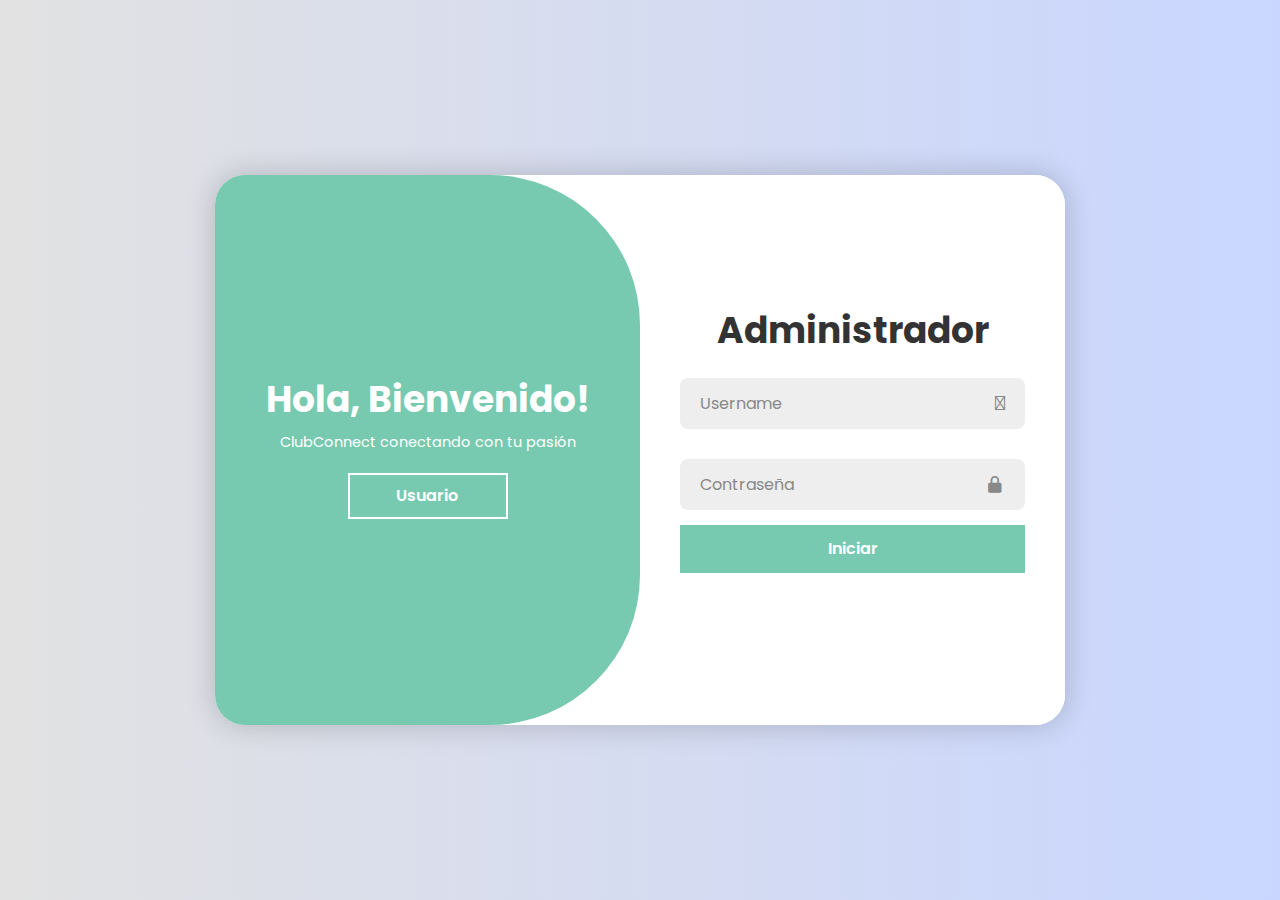
<file: clubconnect/login.html>
<!DOCTYPE html>
<html lang="en">
<head>
    <meta charset="UTF-8">
    <meta name="viewport" content="width=device-width, initial-scale=1.0">
    <title>Login</title>
    <link href="./styles/login.css" rel="stylesheet">
    <link href='https://unpkg.com/boxicons@2.1.4/css/boxicons.min.css' rel="stylesheet" href="styles/login.css">
</head>
<body>

    <div class="container">
        <div class="form-box login">
            <form action="">
                <h1> Administrador </h1>
                <div class="input-box">
                    <input type="text" name="username" placeholder="Username" required>
                    <i class='bxr  bx-user'></i> 
                </div>
                <div class="input-box">
                    <input type="password" name="password" placeholder="Contraseña" required>
                    <i class='bx bxs-lock-alt'></i>
                </div>
                <div class="forgot-link">
                    <button type="submit" class="btn" id="btnAdmin"> Iniciar </button>
                </div>
            </form>
        </div>

        <div class="form-box register">
            <form action="">
                <h1> Usuario </h1>
                <div class="input-box">
                    <input type="text" name="username" placeholder="Username" required>
                    <i class='bxr  bx-user'></i> 
                </div>
                <div class="input-box">
                    <input type="email" name="email" placeholder="Email" required>
                    <i class='bxr  bx-envelope-open'></i> 
                </div>
                <div class="input-box">
                    <input type="password" name="password" placeholder="Contraseña" required>
                    <i class='bx bxs-lock-alt'></i>
                </div>
                <button type="submit" class="btn">Iniciar</button>
            </form>
        </div>

        <div class="toggle-box">
            <div class="toggle-panel toggle-left">
                <h1> Hola, Bienvenido!</h1>
                <p>ClubConnect conectando con tu pasión</p>
                <button class="btn register-btn">Usuario</button>
            </div>
            <div class="toggle-panel toggle-right">
                <h1> Bienvenido de nuevo!</h1>
                <p>ClubConnect conectando con tu pasión</p>
                <button class="btn login-btn">Administrador</button>
            </div>
        </div>

    </div>
    
    <script src="./js/login.js"></script>
</body>
</html>
</file>
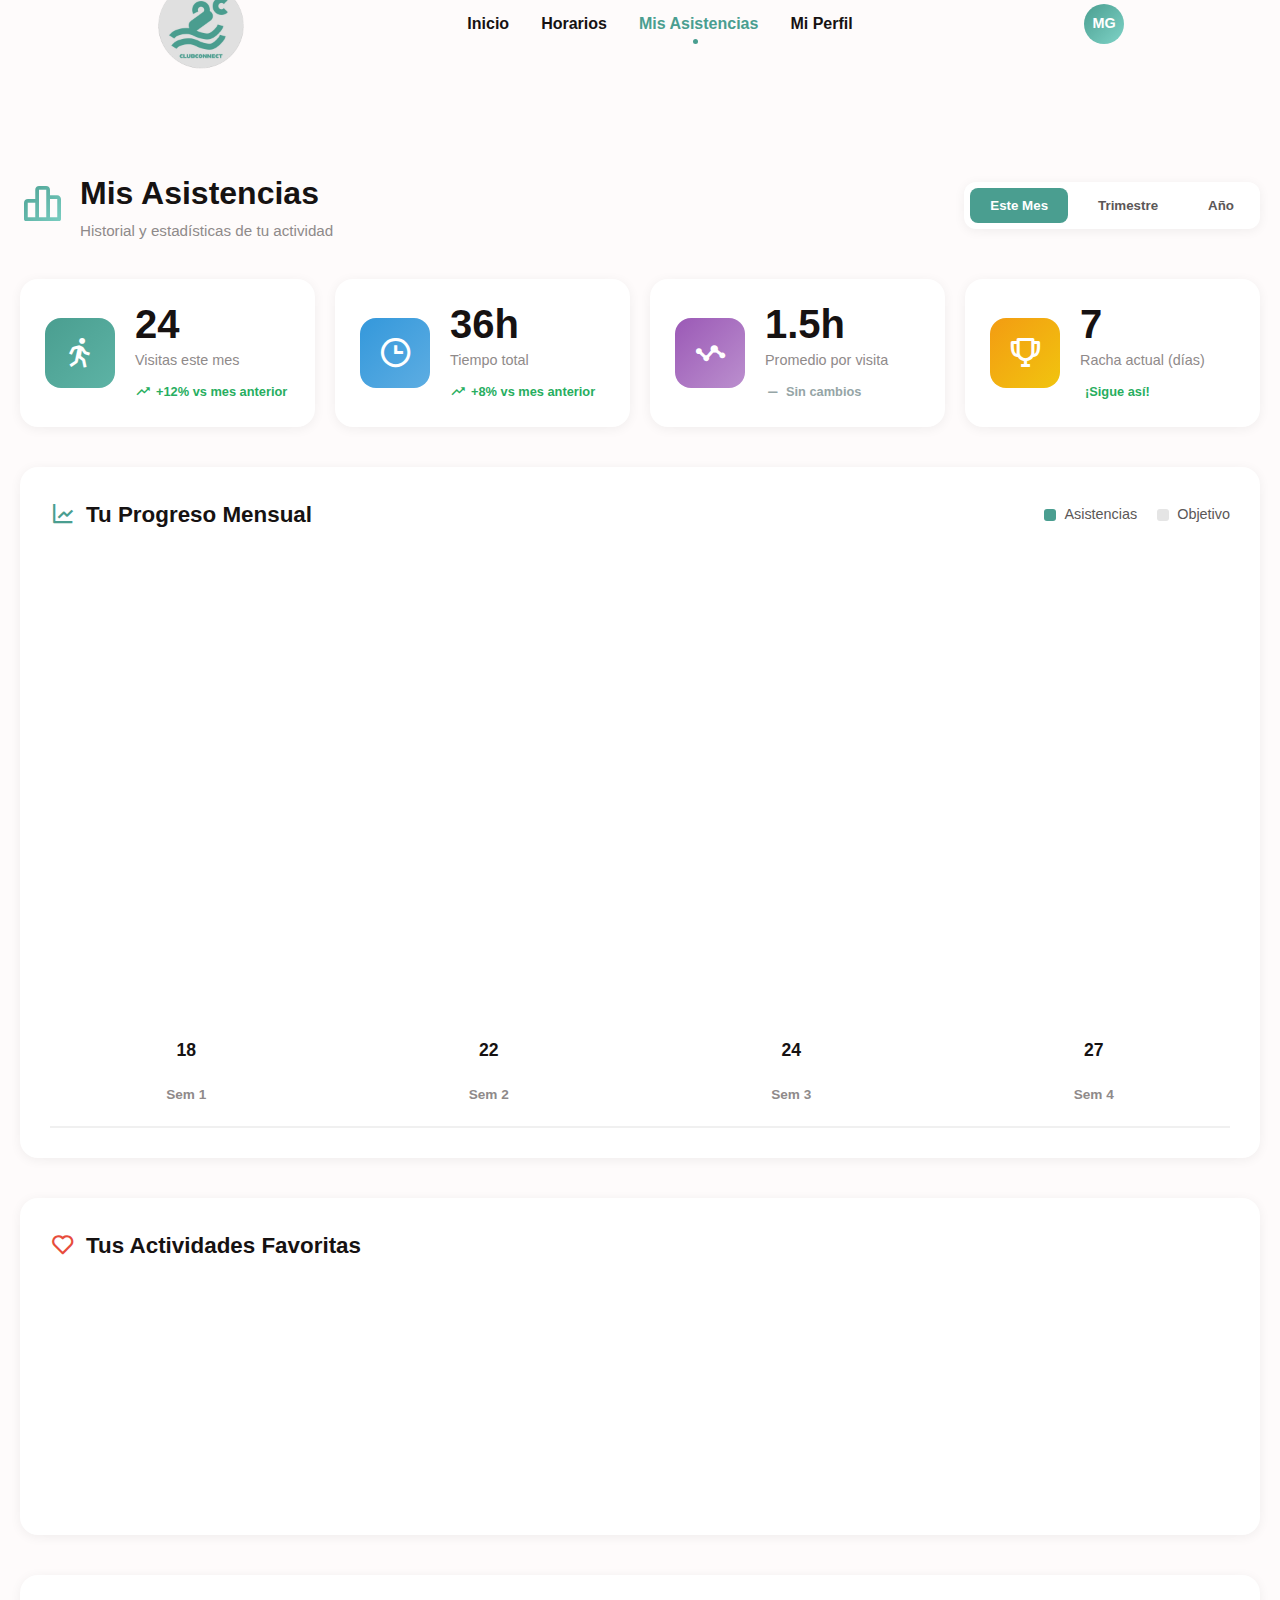
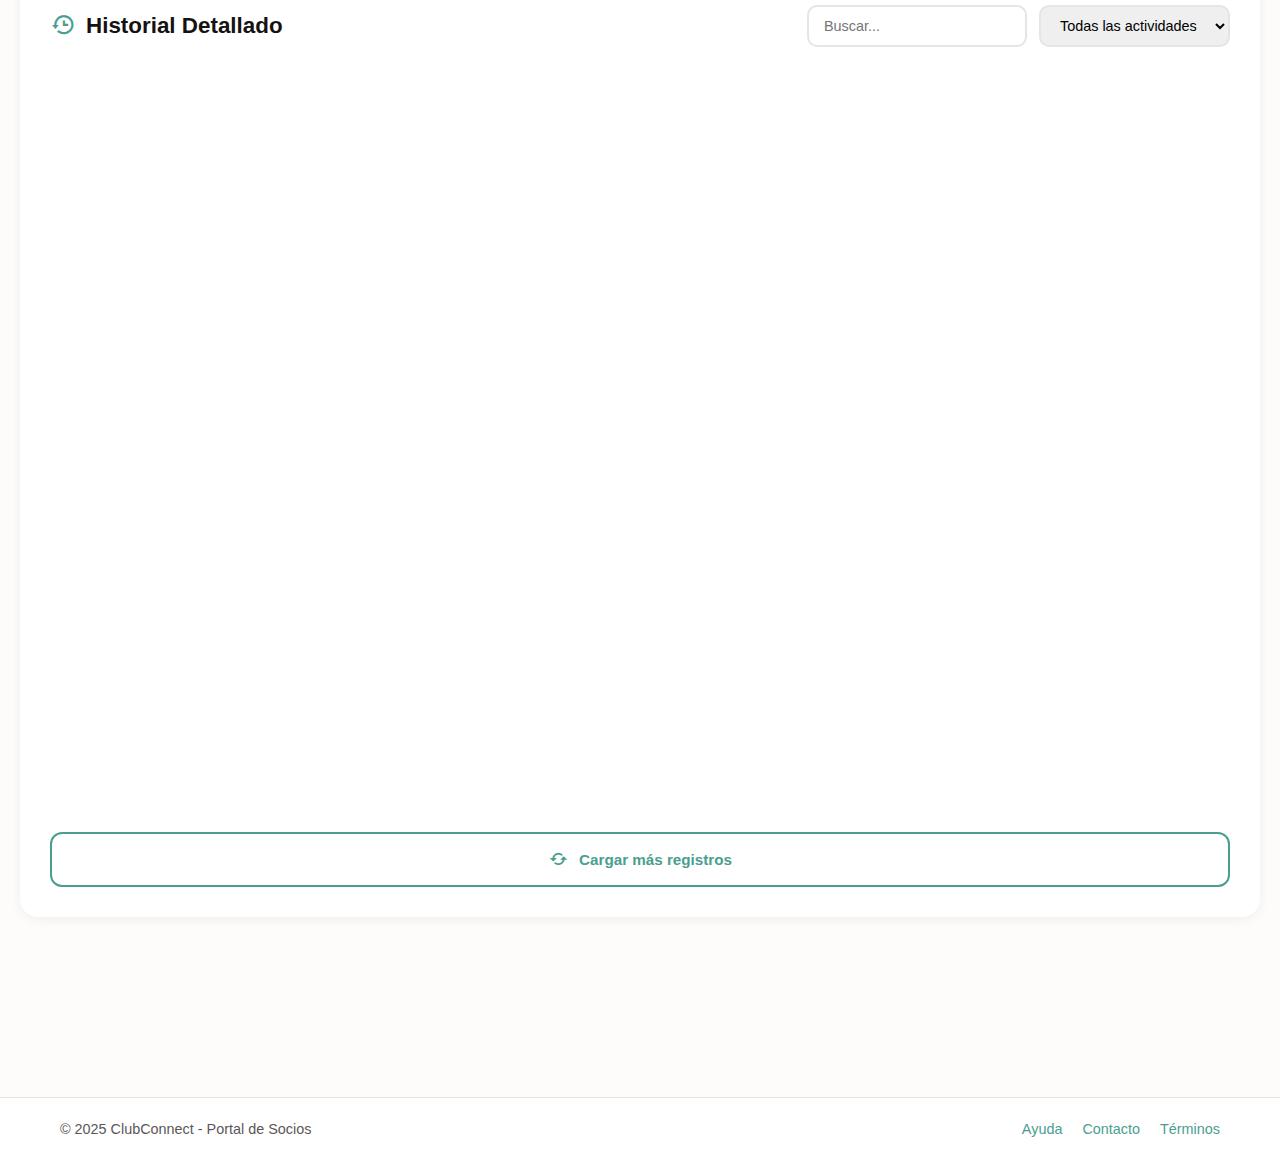
<file: usuario/asistenciasUser.html>
<!DOCTYPE html>
<html lang="es">
<head>
    <meta charset="UTF-8">
    <meta name="viewport" content="width=device-width, initial-scale=1.0">
    <title>Mis Asistencias - ClubConnect</title>
    <link href="../styles/menu.css" rel="stylesheet"> 
    <link href="../stylesUsuario/asistenciasUser.css" rel="stylesheet"> 
    <link href='https://unpkg.com/boxicons@2.1.4/css/boxicons.min.css' rel="stylesheet">
</head>
<body>

    <a href="#" class="scrolltop" id="scroll-top">
        <i class='bx bx-up-arrow-alt scrolltop__icon'></i>
    </a>
    
    <header class="l-header" id="header">
        <nav class="nav bd-container">
            <div class="nav__logo">
                <img src="../imgs/logo.png" alt="Logo" class="logo-img"> 
            </div>
            <div class="nav__menu" id="nav-menu">
                <ul class="nav__list">
                    <li class="nav__item"><a href="indexUser.html" class="nav__link">Inicio</a></li>
                    <li class="nav__item"><a href="horariosUser.html" class="nav__link">Horarios</a></li>
                    <li class="nav__item"><a href="asistenciasUser.html" class="nav__link active-link">Mis Asistencias</a></li>
                    <li class="nav__item"><a href="perfil.html" class="nav__link">Mi Perfil</a></li>
                </ul>
            </div>
            <div class="perfil-usuario">
                <div class="avatar-pequeño">MG</div>
            </div>
            <div class="nav__toggle" id="nav-toggle">
                <i class='bx bx-grid-alt'></i>
            </div>
        </nav>
    </header>

    <main class="contenedor-asistencias-cliente">
        
        <!-- ENCABEZADO -->
        <section class="encabezado-asistencias-cliente">
            <div class="titulo-pagina-asistencias">
                <i class='bx bx-bar-chart-alt-2'></i>
                <div>
                    <h1>Mis Asistencias</h1>
                    <p>Historial y estadísticas de tu actividad</p>
                </div>
            </div>
            
            <div class="selector-periodo">
                <button class="btn-periodo activo" data-periodo="mes">Este Mes</button>
                <button class="btn-periodo" data-periodo="trimestre">Trimestre</button>
                <button class="btn-periodo" data-periodo="año">Año</button>
            </div>
        </section>

        <!-- RESUMEN DE ESTADÍSTICAS -->
        <section class="resumen-estadisticas-asistencias">
            <div class="card-stat-asistencia">
                <div class="icono-stat-asistencia visitas">
                    <i class='bx bx-walk'></i>
                </div>
                <div class="info-stat-asistencia">
                    <span class="numero-stat-grande">24</span>
                    <p>Visitas este mes</p>
                    <div class="cambio positivo">
                        <i class='bx bx-trending-up'></i>
                        <span>+12% vs mes anterior</span>
                    </div>
                </div>
            </div>

            <div class="card-stat-asistencia">
                <div class="icono-stat-asistencia horas">
                    <i class='bx bx-time'></i>
                </div>
                <div class="info-stat-asistencia">
                    <span class="numero-stat-grande">36h</span>
                    <p>Tiempo total</p>
                    <div class="cambio positivo">
                        <i class='bx bx-trending-up'></i>
                        <span>+8% vs mes anterior</span>
                    </div>
                </div>
            </div>

            <div class="card-stat-asistencia">
                <div class="icono-stat-asistencia promedio">
                    <i class='bx bx-stats'></i>
                </div>
                <div class="info-stat-asistencia">
                    <span class="numero-stat-grande">1.5h</span>
                    <p>Promedio por visita</p>
                    <div class="cambio neutral">
                        <i class='bx bx-minus'></i>
                        <span>Sin cambios</span>
                    </div>
                </div>
            </div>

            <div class="card-stat-asistencia">
                <div class="icono-stat-asistencia racha">
                    <i class='bx bx-trophy'></i>
                </div>
                <div class="info-stat-asistencia">
                    <span class="numero-stat-grande">7</span>
                    <p>Racha actual (días)</p>
                    <div class="cambio positivo">
                        <i class='bx bx-fire'></i>
                        <span>¡Sigue así!</span>
                    </div>
                </div>
            </div>
        </section>

        <!-- GRÁFICA DE PROGRESO -->
        <section class="grafica-progreso-section">
            <div class="header-grafica">
                <h2><i class='bx bx-line-chart'></i> Tu Progreso Mensual</h2>
                <div class="leyenda-grafica">
                    <span class="item-leyenda"><div class="punto asistencias"></div> Asistencias</span>
                    <span class="item-leyenda"><div class="punto objetivo"></div> Objetivo</span>
                </div>
            </div>
            
            <div class="contenedor-grafica">
                <canvas id="grafica-asistencias"></canvas>
            </div>

            <!-- Gráfica simplificada sin canvas -->
            <div class="grafica-barras-simple">
                <div class="barra-simple" style="--altura: 60%">
                    <span class="valor-barra">18</span>
                    <div class="relleno-barra-simple"></div>
                    <span class="label-barra">Sem 1</span>
                </div>
                <div class="barra-simple" style="--altura: 75%">
                    <span class="valor-barra">22</span>
                    <div class="relleno-barra-simple"></div>
                    <span class="label-barra">Sem 2</span>
                </div>
                <div class="barra-simple" style="--altura: 85%">
                    <span class="valor-barra">24</span>
                    <div class="relleno-barra-simple"></div>
                    <span class="label-barra">Sem 3</span>
                </div>
                <div class="barra-simple" style="--altura: 90%">
                    <span class="valor-barra">27</span>
                    <div class="relleno-barra-simple"></div>
                    <span class="label-barra">Sem 4</span>
                </div>
            </div>
        </section>

        <!-- ACTIVIDADES FAVORITAS -->
        <section class="actividades-favoritas-section">
            <h2><i class='bx bx-heart'></i> Tus Actividades Favoritas</h2>
            
            <div class="grid-actividades-fav">
                <div class="card-actividad-fav">
                    <div class="icono-actividad-fav yoga">
                        <i class='bx bx-body'></i>
                    </div>
                    <div class="info-actividad-fav">
                        <h3>Yoga</h3>
                        <p>15 clases</p>
                    </div>
                    <div class="progreso-actividad-fav">
                        <div class="barra-progreso-fav">
                            <div class="relleno-progreso-fav" style="width: 75%"></div>
                        </div>
                        <span class="porcentaje-fav">75%</span>
                    </div>
                </div>

                <div class="card-actividad-fav">
                    <div class="icono-actividad-fav crossfit">
                        <i class='bx bx-dumbbell'></i>
                    </div>
                    <div class="info-actividad-fav">
                        <h3>Crossfit</h3>
                        <p>6 clases</p>
                    </div>
                    <div class="progreso-actividad-fav">
                        <div class="barra-progreso-fav">
                            <div class="relleno-progreso-fav" style="width: 30%"></div>
                        </div>
                        <span class="porcentaje-fav">30%</span>
                    </div>
                </div>

                <div class="card-actividad-fav">
                    <div class="icono-actividad-fav spinning">
                        <i class='bx bx-cycling'></i>
                    </div>
                    <div class="info-actividad-fav">
                        <h3>Spinning</h3>
                        <p>3 clases</p>
                    </div>
                    <div class="progreso-actividad-fav">
                        <div class="barra-progreso-fav">
                            <div class="relleno-progreso-fav" style="width: 15%"></div>
                        </div>
                        <span class="porcentaje-fav">15%</span>
                    </div>
                </div>
            </div>
        </section>

        <!-- HISTORIAL DETALLADO -->
        <section class="historial-detallado-section">
            <div class="header-historial">
                <h2><i class='bx bx-history'></i> Historial Detallado</h2>
                <div class="filtros-historial">
                    <input type="text" placeholder="Buscar..." class="buscador-historial">
                    <select class="selector-actividad-historial">
                        <option value="todas">Todas las actividades</option>
                        <option value="yoga">Yoga</option>
                        <option value="crossfit">Crossfit</option>
                        <option value="spinning">Spinning</option>
                        <option value="pilates">Pilates</option>
                    </select>
                </div>
            </div>

            <div class="lista-historial">
                <!-- ENTRADA 1 -->
                <div class="item-historial">
                    <div class="fecha-historial">
                        <span class="dia-historial">22</span>
                        <span class="mes-historial">Nov</span>
                        <span class="año-historial">2025</span>
                    </div>

                    <div class="icono-clase-historial yoga">
                        <i class='bx bx-body'></i>
                    </div>

                    <div class="info-historial">
                        <h3>Yoga Matutino</h3>
                        <p class="detalles-historial">
                            <i class='bx bx-user'></i> Ana López
                            <span class="separador">•</span>
                            <i class='bx bx-time'></i> 08:00 AM - 09:00 AM
                        </p>
                    </div>

                    <div class="duracion-historial">
                        <i class='bx bx-stopwatch'></i>
                        <span>60 min</span>
                    </div>

                    <div class="estado-historial completado">
                        <i class='bx bx-check-circle'></i>
                        <span>Completado</span>
                    </div>
                </div>

                <!-- ENTRADA 2 -->
                <div class="item-historial">
                    <div class="fecha-historial">
                        <span class="dia-historial">20</span>
                        <span class="mes-historial">Nov</span>
                        <span class="año-historial">2025</span>
                    </div>

                    <div class="icono-clase-historial crossfit">
                        <i class='bx bx-dumbbell'></i>
                    </div>

                    <div class="info-historial">
                        <h3>Crossfit Intenso</h3>
                        <p class="detalles-historial">
                            <i class='bx bx-user'></i> Carlos Ruiz
                            <span class="separador">•</span>
                            <i class='bx bx-time'></i> 06:30 AM - 08:00 AM
                        </p>
                    </div>

                    <div class="duracion-historial">
                        <i class='bx bx-stopwatch'></i>
                        <span>90 min</span>
                    </div>

                    <div class="estado-historial completado">
                        <i class='bx bx-check-circle'></i>
                        <span>Completado</span>
                    </div>
                </div>

                <!-- ENTRADA 3 -->
                <div class="item-historial">
                    <div class="fecha-historial">
                        <span class="dia-historial">18</span>
                        <span class="mes-historial">Nov</span>
                        <span class="año-historial">2025</span>
                    </div>

                    <div class="icono-clase-historial spinning">
                        <i class='bx bx-cycling'></i>
                    </div>

                    <div class="info-historial">
                        <h3>Spinning Power</h3>
                        <p class="detalles-historial">
                            <i class='bx bx-user'></i> María Sánchez
                            <span class="separador">•</span>
                            <i class='bx bx-time'></i> 05:00 PM - 05:45 PM
                        </p>
                    </div>

                    <div class="duracion-historial">
                        <i class='bx bx-stopwatch'></i>
                        <span>45 min</span>
                    </div>

                    <div class="estado-historial completado">
                        <i class='bx bx-check-circle'></i>
                        <span>Completado</span>
                    </div>
                </div>

                <!-- ENTRADA 4 -->
                <div class="item-historial">
                    <div class="fecha-historial">
                        <span class="dia-historial">15</span>
                        <span class="mes-historial">Nov</span>
                        <span class="año-historial">2025</span>
                    </div>

                    <div class="icono-clase-historial yoga">
                        <i class='bx bx-body'></i>
                    </div>

                    <div class="info-historial">
                        <h3>Yoga Relajante</h3>
                        <p class="detalles-historial">
                            <i class='bx bx-user'></i> Ana López
                            <span class="separador">•</span>
                            <i class='bx bx-time'></i> 06:00 PM - 07:00 PM
                        </p>
                    </div>

                    <div class="duracion-historial">
                        <i class='bx bx-stopwatch'></i>
                        <span>60 min</span>
                    </div>

                    <div class="estado-historial completado">
                        <i class='bx bx-check-circle'></i>
                        <span>Completado</span>
                    </div>
                </div>

                <!-- ENTRADA 5 -->
                <div class="item-historial">
                    <div class="fecha-historial">
                        <span class="dia-historial">13</span>
                        <span class="mes-historial">Nov</span>
                        <span class="año-historial">2025</span>
                    </div>

                    <div class="icono-clase-historial crossfit">
                        <i class='bx bx-dumbbell'></i>
                    </div>

                    <div class="info-historial">
                        <h3>Crossfit Intenso</h3>
                        <p class="detalles-historial">
                            <i class='bx bx-user'></i> Carlos Ruiz
                            <span class="separador">•</span>
                            <i class='bx bx-time'></i> 07:00 AM - 08:30 AM
                        </p>
                    </div>

                    <div class="duracion-historial">
                        <i class='bx bx-stopwatch'></i>
                        <span>90 min</span>
                    </div>

                    <div class="estado-historial completado">
                        <i class='bx bx-check-circle'></i>
                        <span>Completado</span>
                    </div>
                </div>
            </div>

            <button class="btn-cargar-mas">
                <i class='bx bx-refresh'></i>
                Cargar más registros
            </button>
        </section>

    </main>

    <footer class="cliente-footer">
        <div class="cliente-footer-content">
            <p>&copy; 2025 ClubConnect - Portal de Socios</p>
            <div class="footer-links-cliente">
                <a href="#">Ayuda</a>
                <a href="#">Contacto</a>
                <a href="#">Términos</a>
            </div>
        </div>
    </footer>

    <script src="../js/menu.js"></script>
    <script src="../jsUsuario/asistenciasUser.js"></script>
</body>
</html>
</file>
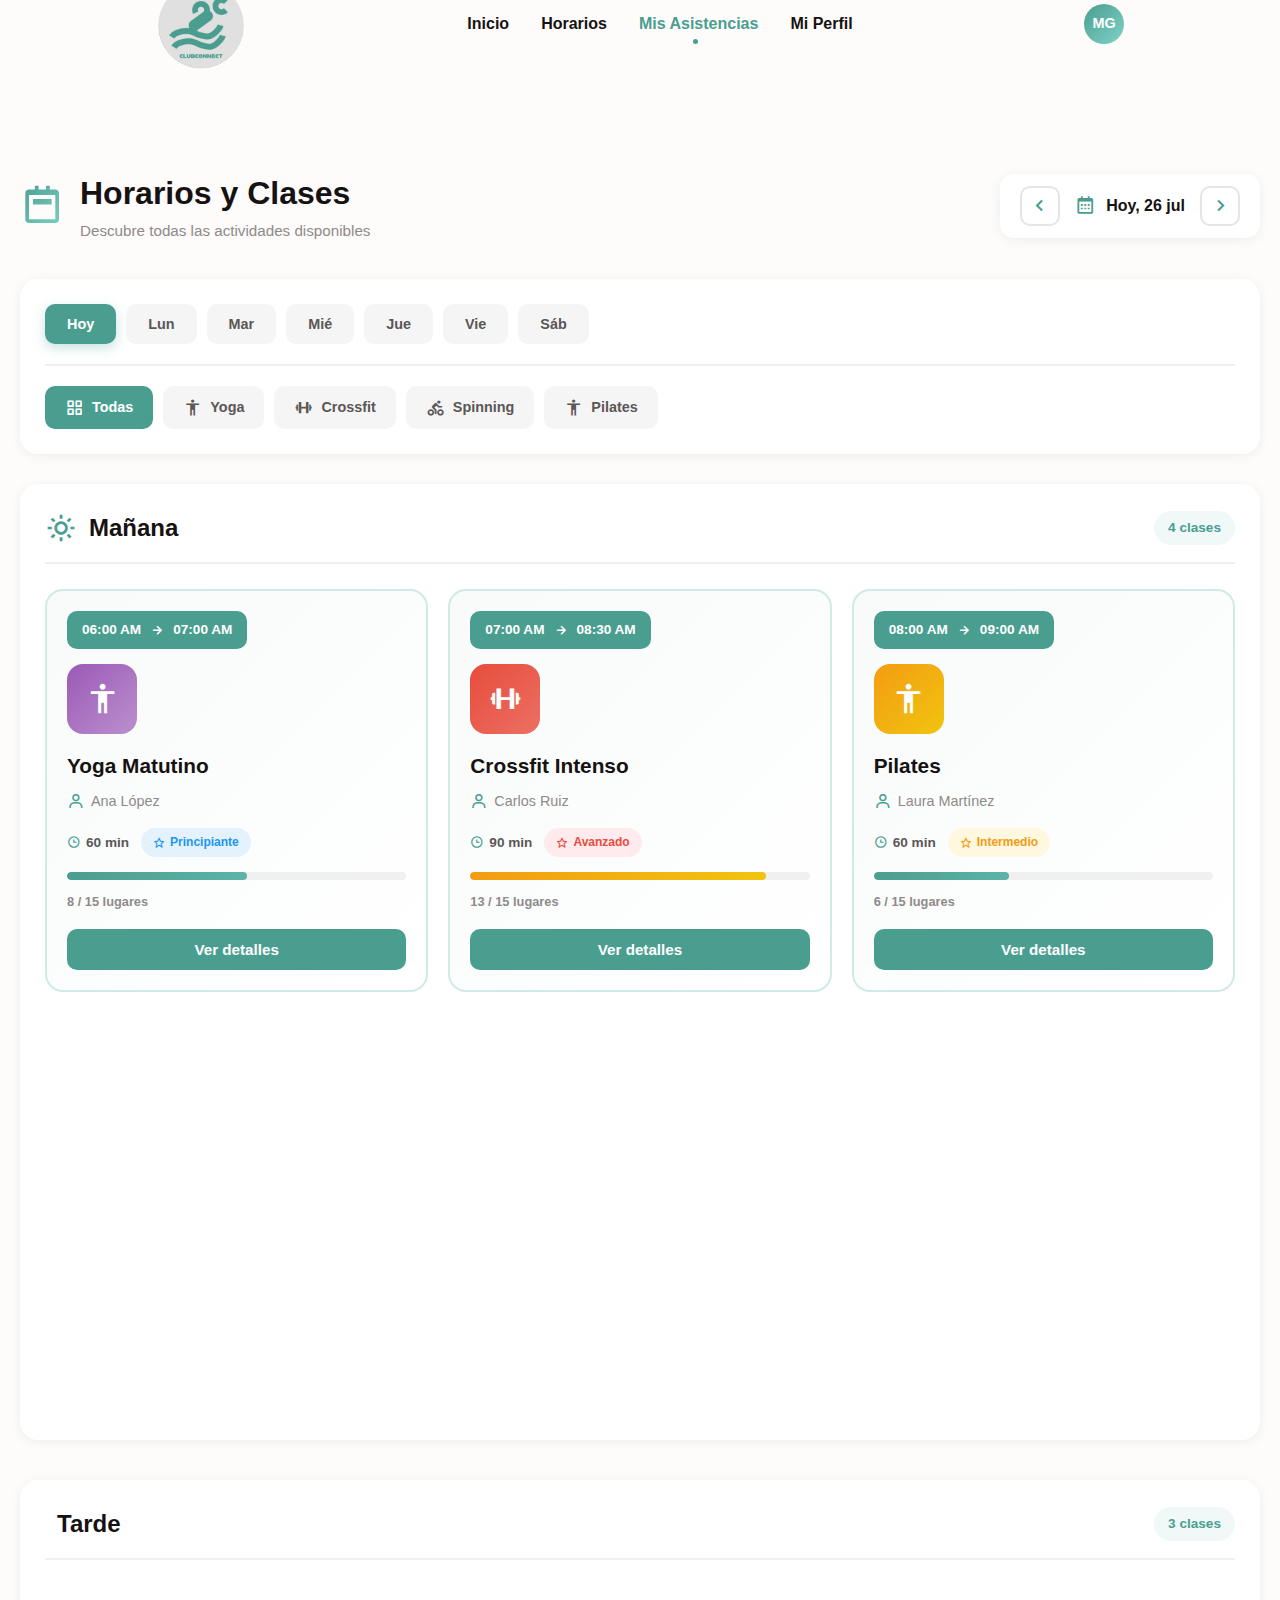
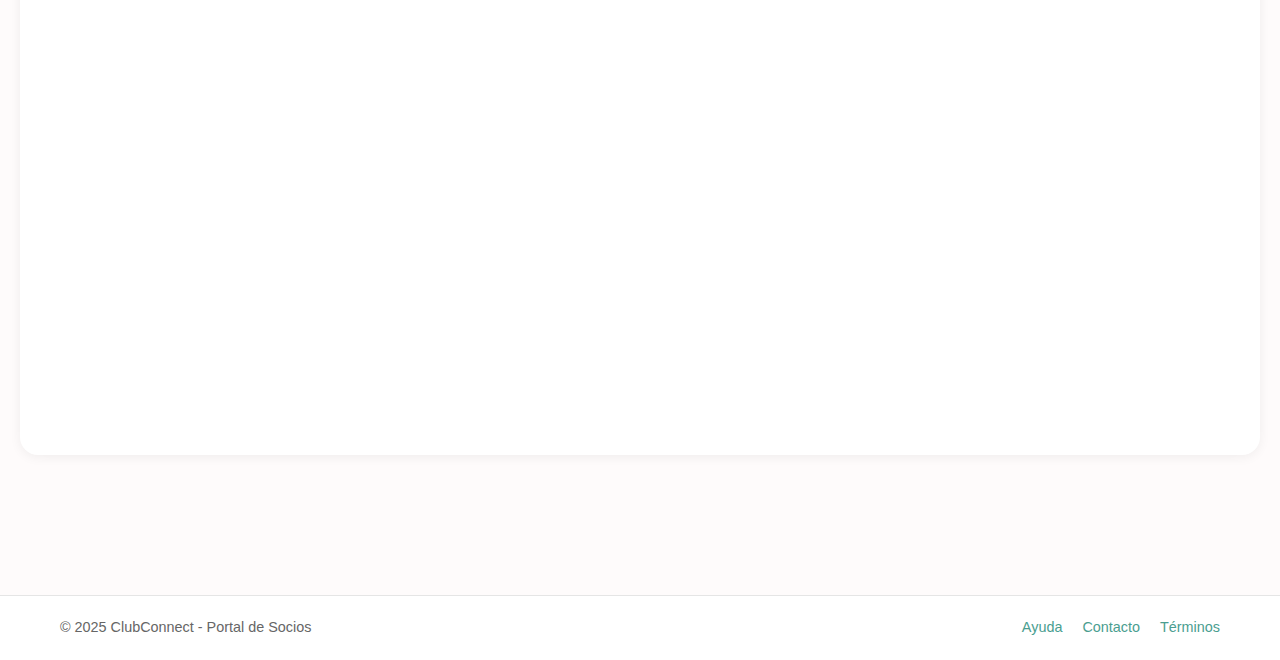
<file: usuario/horariosUser.html>
<!DOCTYPE html>
<html lang="es">
<head>
    <meta charset="UTF-8">
    <meta name="viewport" content="width=device-width, initial-scale=1.0">
    <title>Horarios y Clases - ClubConnect</title>
    <link href="../styles/menu.css" rel="stylesheet"> 
    <link href="../stylesUsuario/horariosUser.css" rel="stylesheet"> 
    <link href='https://unpkg.com/boxicons@2.1.4/css/boxicons.min.css' rel="stylesheet">
</head>
<body>

    <a href="#" class="scrolltop" id="scroll-top">
        <i class='bx bx-up-arrow-alt scrolltop__icon'></i>
    </a>
    
    <header class="l-header" id="header">
        <nav class="nav bd-container">
            <div class="nav__logo">
                <img src="../imgs/logo.png" alt="Logo" class="logo-img"> 
            </div>
            <div class="nav__menu" id="nav-menu">
                <ul class="nav__list">
                    <li class="nav__item"><a href="indexUser.html" class="nav__link">Inicio</a></li>
                    <li class="nav__item"><a href="./horariosUser.html" class="nav__link">Horarios</a></li>
                    <li class="nav__item"><a href="asistenciasUser.html" class="nav__link active-link">Mis Asistencias</a></li>
                    <li class="nav__item"><a href="perfil.html" class="nav__link">Mi Perfil</a></li>
                </ul>
            </div>
            <div class="perfil-usuario">
                <div class="avatar-pequeño">MG</div>
            </div>
            <div class="nav__toggle" id="nav-toggle">
                <i class='bx bx-grid-alt'></i>
            </div>
        </nav>
    </header>

    <main class="contenedor-horarios">
        
        <!-- ENCABEZADO -->
        <section class="encabezado-horarios">
            <div class="titulo-pagina-horarios">
                <i class='bx bx-calendar-week'></i>
                <div>
                    <h1>Horarios y Clases</h1>
                    <p>Descubre todas las actividades disponibles</p>
                </div>
            </div>
            
            <div class="selector-fecha-horarios">
                <button class="btn-fecha anterior" onclick="cambiarDia(-1)">
                    <i class='bx bx-chevron-left'></i>
                </button>
                <div class="fecha-seleccionada">
                    <i class='bx bx-calendar'></i>
                    <span id="fecha-mostrada">Hoy, 23 Nov</span>
                </div>
                <button class="btn-fecha siguiente" onclick="cambiarDia(1)">
                    <i class='bx bx-chevron-right'></i>
                </button>
            </div>
        </section>

        <!-- FILTROS -->
        <section class="filtros-horarios">
            <div class="tabs-dias">
                <button class="tab-dia activo" data-dia="hoy">Hoy</button>
                <button class="tab-dia" data-dia="lunes">Lun</button>
                <button class="tab-dia" data-dia="martes">Mar</button>
                <button class="tab-dia" data-dia="miercoles">Mié</button>
                <button class="tab-dia" data-dia="jueves">Jue</button>
                <button class="tab-dia" data-dia="viernes">Vie</button>
                <button class="tab-dia" data-dia="sabado">Sáb</button>
            </div>

            <div class="filtros-actividad">
                <button class="filtro-act activo" data-filtro="todas">
                    <i class='bx bx-grid-alt'></i> Todas
                </button>
                <button class="filtro-act" data-filtro="yoga">
                    <i class='bx bx-body'></i> Yoga
                </button>
                <button class="filtro-act" data-filtro="crossfit">
                    <i class='bx bx-dumbbell'></i> Crossfit
                </button>
                <button class="filtro-act" data-filtro="spinning">
                    <i class='bx bx-cycling'></i> Spinning
                </button>
                <button class="filtro-act" data-filtro="pilates">
                    <i class='bx bx-body'></i> Pilates
                </button>
            </div>
        </section>

        <!-- LÍNEA DE TIEMPO DE CLASES -->
        <section class="timeline-clases">
            
            <!-- MAÑANA -->
            <div class="periodo-dia">
                <div class="header-periodo">
                    <i class='bx bx-sun'></i>
                    <h2>Mañana</h2>
                    <span class="contador-clases">4 clases</span>
                </div>

                <div class="grid-clases">
                    <!-- CLASE 1 -->
                    <article class="card-clase disponible" data-actividad="yoga">
                        <div class="badge-horario">
                            <span class="hora-inicio">06:00 AM</span>
                            <i class='bx bx-right-arrow-alt'></i>
                            <span class="hora-fin">07:00 AM</span>
                        </div>

                        <div class="icono-actividad yoga">
                            <i class='bx bx-body'></i>
                        </div>

                        <div class="info-clase-card">
                            <h3>Yoga Matutino</h3>
                            <p class="instructor"><i class='bx bx-user'></i> Ana López</p>
                            
                            <div class="detalles-card">
                                <span class="duracion"><i class='bx bx-time'></i> 60 min</span>
                                <span class="nivel principiante">
                                    <i class='bx bx-star'></i> Principiante
                                </span>
                            </div>

                            <div class="cupo-clase">
                                <div class="barra-cupo">
                                    <div class="relleno-cupo" style="width: 53%"></div>
                                </div>
                                <span class="texto-cupo">8 / 15 lugares</span>
                            </div>
                        </div>

                        <button class="btn-ver-detalles" onclick="verDetallesClase(1)">
                            Ver detalles
                        </button>
                    </article>

                    <!-- CLASE 2 -->
                    <article class="card-clase disponible" data-actividad="crossfit">
                        <div class="badge-horario">
                            <span class="hora-inicio">07:00 AM</span>
                            <i class='bx bx-right-arrow-alt'></i>
                            <span class="hora-fin">08:30 AM</span>
                        </div>

                        <div class="icono-actividad crossfit">
                            <i class='bx bx-dumbbell'></i>
                        </div>

                        <div class="info-clase-card">
                            <h3>Crossfit Intenso</h3>
                            <p class="instructor"><i class='bx bx-user'></i> Carlos Ruiz</p>
                            
                            <div class="detalles-card">
                                <span class="duracion"><i class='bx bx-time'></i> 90 min</span>
                                <span class="nivel avanzado">
                                    <i class='bx bx-star'></i> Avanzado
                                </span>
                            </div>

                            <div class="cupo-clase">
                                <div class="barra-cupo">
                                    <div class="relleno-cupo alerta" style="width: 87%"></div>
                                </div>
                                <span class="texto-cupo">13 / 15 lugares</span>
                            </div>
                        </div>

                        <button class="btn-ver-detalles" onclick="verDetallesClase(2)">
                            Ver detalles
                        </button>
                    </article>

                    <!-- CLASE 3 -->
                    <article class="card-clase disponible" data-actividad="pilates">
                        <div class="badge-horario">
                            <span class="hora-inicio">08:00 AM</span>
                            <i class='bx bx-right-arrow-alt'></i>
                            <span class="hora-fin">09:00 AM</span>
                        </div>

                        <div class="icono-actividad pilates">
                            <i class='bx bx-body'></i>
                        </div>

                        <div class="info-clase-card">
                            <h3>Pilates</h3>
                            <p class="instructor"><i class='bx bx-user'></i> Laura Martínez</p>
                            
                            <div class="detalles-card">
                                <span class="duracion"><i class='bx bx-time'></i> 60 min</span>
                                <span class="nivel intermedio">
                                    <i class='bx bx-star'></i> Intermedio
                                </span>
                            </div>

                            <div class="cupo-clase">
                                <div class="barra-cupo">
                                    <div class="relleno-cupo" style="width: 40%"></div>
                                </div>
                                <span class="texto-cupo">6 / 15 lugares</span>
                            </div>
                        </div>

                        <button class="btn-ver-detalles" onclick="verDetallesClase(3)">
                            Ver detalles
                        </button>
                    </article>

                    <!-- CLASE 4 -->
                    <article class="card-clase disponible" data-actividad="spinning">
                        <div class="badge-horario">
                            <span class="hora-inicio">09:00 AM</span>
                            <i class='bx bx-right-arrow-alt'></i>
                            <span class="hora-fin">09:45 AM</span>
                        </div>

                        <div class="icono-actividad spinning">
                            <i class='bx bx-cycling'></i>
                        </div>

                        <div class="info-clase-card">
                            <h3>Spinning Cardio</h3>
                            <p class="instructor"><i class='bx bx-user'></i> María Sánchez</p>
                            
                            <div class="detalles-card">
                                <span class="duracion"><i class='bx bx-time'></i> 45 min</span>
                                <span class="nivel intermedio">
                                    <i class='bx bx-star'></i> Intermedio
                                </span>
                            </div>

                            <div class="cupo-clase">
                                <div class="barra-cupo">
                                    <div class="relleno-cupo" style="width: 67%"></div>
                                </div>
                                <span class="texto-cupo">8 / 12 lugares</span>
                            </div>
                        </div>

                        <button class="btn-ver-detalles" onclick="verDetallesClase(4)">
                            Ver detalles
                        </button>
                    </article>
                </div>
            </div>

            <!-- TARDE -->
            <div class="periodo-dia">
                <div class="header-periodo">
                    <i class='bx bx-sunset'></i>
                    <h2>Tarde</h2>
                    <span class="contador-clases">3 clases</span>
                </div>

                <div class="grid-clases">
                    <!-- CLASE 5 -->
                    <article class="card-clase disponible" data-actividad="spinning">
                        <div class="badge-horario">
                            <span class="hora-inicio">05:00 PM</span>
                            <i class='bx bx-right-arrow-alt'></i>
                            <span class="hora-fin">05:45 PM</span>
                        </div>

                        <div class="icono-actividad spinning">
                            <i class='bx bx-cycling'></i>
                        </div>

                        <div class="info-clase-card">
                            <h3>Spinning Power</h3>
                            <p class="instructor"><i class='bx bx-user'></i> María Sánchez</p>
                            
                            <div class="detalles-card">
                                <span class="duracion"><i class='bx bx-time'></i> 45 min</span>
                                <span class="nivel avanzado">
                                    <i class='bx bx-star'></i> Avanzado
                                </span>
                            </div>

                            <div class="cupo-clase">
                                <div class="barra-cupo">
                                    <div class="relleno-cupo" style="width: 42%"></div>
                                </div>
                                <span class="texto-cupo">5 / 12 lugares</span>
                            </div>
                        </div>

                        <button class="btn-ver-detalles" onclick="verDetallesClase(5)">
                            Ver detalles
                        </button>
                    </article>

                    <!-- CLASE 6 -->
                    <article class="card-clase disponible" data-actividad="yoga">
                        <div class="badge-horario">
                            <span class="hora-inicio">06:00 PM</span>
                            <i class='bx bx-right-arrow-alt'></i>
                            <span class="hora-fin">07:00 PM</span>
                        </div>

                        <div class="icono-actividad yoga">
                            <i class='bx bx-body'></i>
                        </div>

                        <div class="info-clase-card">
                            <h3>Yoga Relajante</h3>
                            <p class="instructor"><i class='bx bx-user'></i> Ana López</p>
                            
                            <div class="detalles-card">
                                <span class="duracion"><i class='bx bx-time'></i> 60 min</span>
                                <span class="nivel principiante">
                                    <i class='bx bx-star'></i> Principiante
                                </span>
                            </div>

                            <div class="cupo-clase">
                                <div class="barra-cupo">
                                    <div class="relleno-cupo" style="width: 60%"></div>
                                </div>
                                <span class="texto-cupo">9 / 15 lugares</span>
                            </div>
                        </div>

                        <button class="btn-ver-detalles" onclick="verDetallesClase(6)">
                            Ver detalles
                        </button>
                    </article>

                    <!-- CLASE 7 -->
                    <article class="card-clase lleno" data-actividad="crossfit">
                        <div class="badge-horario">
                            <span class="hora-inicio">07:00 PM</span>
                            <i class='bx bx-right-arrow-alt'></i>
                            <span class="hora-fin">08:30 PM</span>
                        </div>

                        <div class="icono-actividad crossfit">
                            <i class='bx bx-dumbbell'></i>
                        </div>

                        <div class="info-clase-card">
                            <h3>Crossfit Nocturno</h3>
                            <p class="instructor"><i class='bx bx-user'></i> Carlos Ruiz</p>
                            
                            <div class="detalles-card">
                                <span class="duracion"><i class='bx bx-time'></i> 90 min</span>
                                <span class="nivel avanzado">
                                    <i class='bx bx-star'></i> Avanzado
                                </span>
                            </div>

                            <div class="cupo-clase">
                                <div class="barra-cupo">
                                    <div class="relleno-cupo lleno" style="width: 100%"></div>
                                </div>
                                <span class="texto-cupo">15 / 15 lugares</span>
                            </div>

                            <span class="badge-lleno">
                                <i class='bx bx-x-circle'></i> Clase llena
                            </span>
                        </div>

                        <button class="btn-ver-detalles deshabilitado" disabled>
                            Clase llena
                        </button>
                    </article>
                </div>
            </div>

        </section>

    </main>

    <!-- MODAL DETALLES CLASE -->
    <div class="modal-fondo" id="modal-detalles-clase">
        <div class="modal-contenido modal-clase">
            <div class="modal-header">
                <div class="titulo-modal">
                    <div class="icono-modal yoga">
                        <i class='bx bx-body'></i>
                    </div>
                    <div>
                        <h2 id="modal-nombre-clase">Yoga Matutino</h2>
                        <p id="modal-horario-clase">06:00 AM - 07:00 AM</p>
                    </div>
                </div>
                <button class="boton-cerrar-modal" onclick="cerrarModalDetalles()">
                    <i class='bx bx-x'></i>
                </button>
            </div>

            <div class="contenido-modal-clase">
                <div class="info-principal-clase">
                    <div class="dato-modal">
                        <i class='bx bx-user'></i>
                        <div>
                            <small>Instructor</small>
                            <strong id="modal-instructor">Ana López</strong>
                        </div>
                    </div>
                    <div class="dato-modal">
                        <i class='bx bx-time'></i>
                        <div>
                            <small>Duración</small>
                            <strong id="modal-duracion">60 minutos</strong>
                        </div>
                    </div>
                    <div class="dato-modal">
                        <i class='bx bx-star'></i>
                        <div>
                            <small>Nivel</small>
                            <strong id="modal-nivel">Principiante</strong>
                        </div>
                    </div>
                    <div class="dato-modal">
                        <i class='bx bx-group'></i>
                        <div>
                            <small>Disponibilidad</small>
                            <strong id="modal-cupo">8 / 15 lugares</strong>
                        </div>
                    </div>
                </div>

                <div class="descripcion-clase">
                    <h3><i class='bx bx-info-circle'></i> Descripción</h3>
                    <p id="modal-descripcion">
                        Clase de yoga enfocada en respiración, flexibilidad y relajación. 
                        Perfecta para comenzar el día con energía positiva y balance mental.
                    </p>
                </div>

                <div class="requisitos-clase">
                    <h3><i class='bx bx-check-circle'></i> ¿Qué traer?</h3>
                    <ul id="modal-requisitos">
                        <li><i class='bx bx-check'></i> Mat de yoga (opcional, hay disponibles)</li>
                        <li><i class='bx bx-check'></i> Ropa cómoda</li>
                        <li><i class='bx bx-check'></i> Botella de agua</li>
                        <li><i class='bx bx-check'></i> Toalla</li>
                    </ul>
                </div>

                <div class="nota-importante">
                    <i class='bx bx-info-circle'></i>
                    <p>Llega 10 minutos antes del inicio de la clase para prepararte.</p>
                </div>
            </div>
        </div>
    </div>

    <footer class="cliente-footer">
        <div class="cliente-footer-content">
            <p>&copy; 2025 ClubConnect - Portal de Socios</p>
            <div class="footer-links-cliente">
                <a href="#">Ayuda</a>
                <a href="#">Contacto</a>
                <a href="#">Términos</a>
            </div>
        </div>
    </footer>

    <script src="../js/menu.js"></script>
    <script src="../jsUsuario/horariosUser.js"></script>
</body>
</html>
</file>
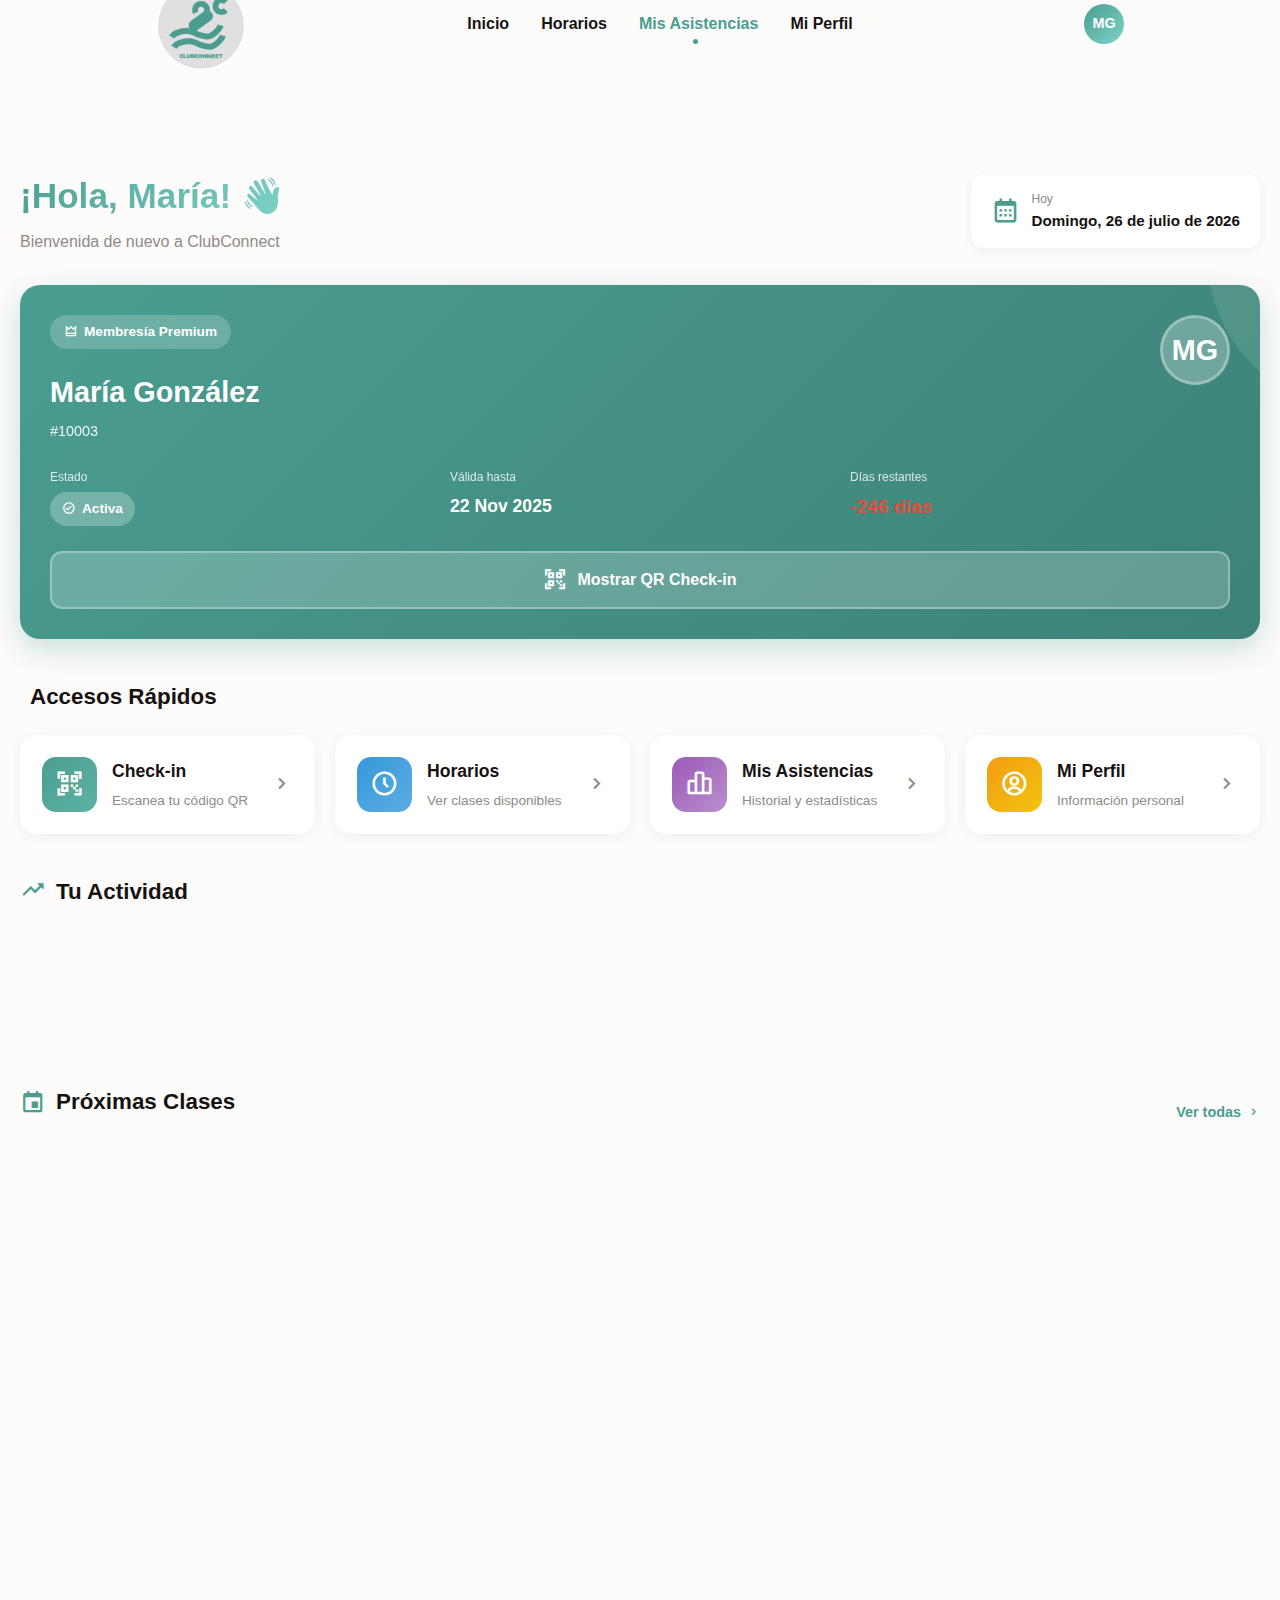
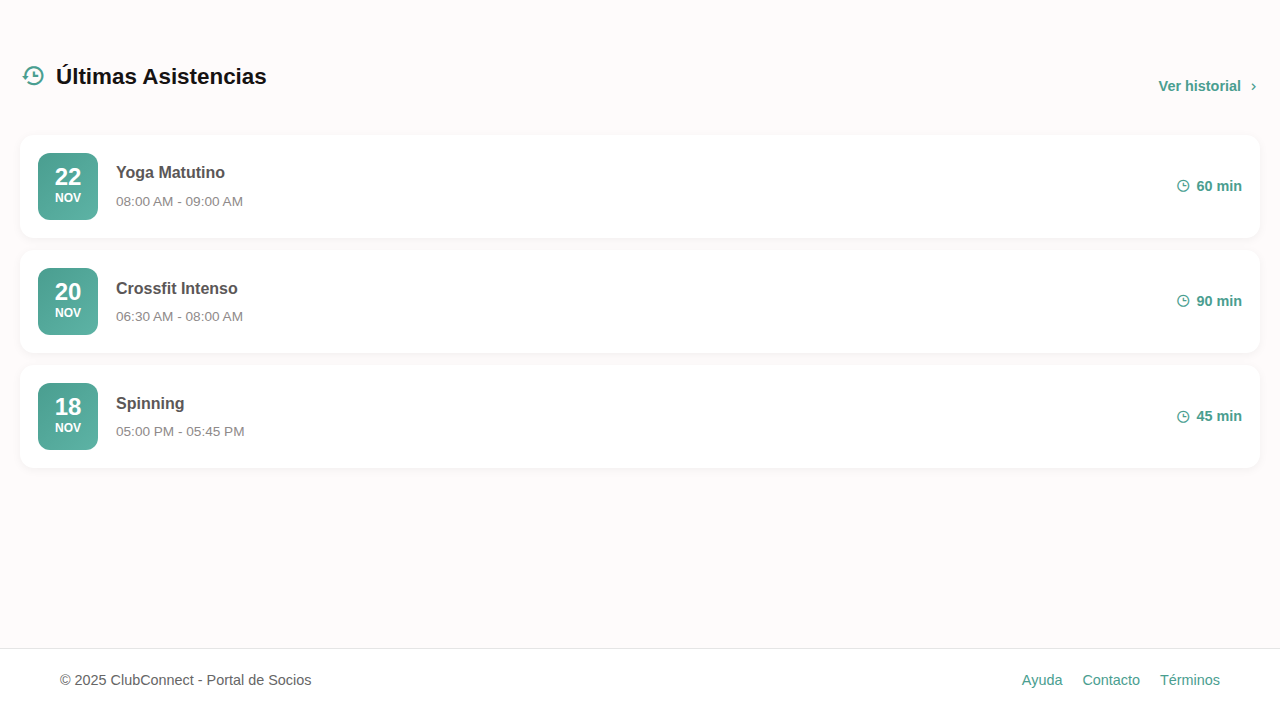
<file: usuario/indexUser.html>
<!DOCTYPE html>
<html lang="es">
<head>
    <meta charset="UTF-8">
    <meta name="viewport" content="width=device-width, initial-scale=1.0">
    <title>Mi Dashboard - ClubConnect</title>
    <link href="../styles/menu.css" rel="stylesheet"> 
    <link href="../stylesUsuario/indexUser.css" rel="stylesheet"> 
    <link href='https://unpkg.com/boxicons@2.1.4/css/boxicons.min.css' rel="stylesheet">
</head>
<body>

    <a href="#" class="scrolltop" id="scroll-top">
        <i class='bx bx-up-arrow-alt scrolltop__icon'></i>
    </a>
    
    <!-- HEADER CLIENTE -->
    <header class="l-header" id="header">
        <nav class="nav bd-container">
            <div class="nav__logo">
                <img src="../imgs/logo.png" alt="Logo" class="logo-img"> 
            </div>
            <div class="nav__menu" id="nav-menu">
                <ul class="nav__list">
                    <li class="nav__item"><a href="indexUser.html" class="nav__link">Inicio</a></li>
                    <li class="nav__item"><a href="horariosUser.html" class="nav__link">Horarios</a></li>
                    <li class="nav__item"><a href="asistenciasUser.html" class="nav__link active-link">Mis Asistencias</a></li>
                    <li class="nav__item"><a href="perfil.html" class="nav__link">Mi Perfil</a></li>
                </ul>
            </div>
            <div class="perfil-usuario">
                <div class="avatar-pequeño">MG</div>
            </div>
            <div class="nav__toggle" id="nav-toggle">
                <i class='bx bx-grid-alt'></i>
            </div>
        </nav>
    </header>
    <main class="contenedor-cliente">
        
        <!-- BIENVENIDA -->
        <section class="bienvenida-cliente">
            <div class="info-bienvenida">
                <h1>¡Hola, María! 👋</h1>
                <p>Bienvenida de nuevo a ClubConnect</p>
            </div>
            <div class="fecha-hoy">
                <i class='bx bx-calendar'></i>
                <div>
                    <span>Hoy</span>
                    <strong id="fecha-actual">23 de Noviembre, 2025</strong>
                </div>
            </div>
        </section>

        <!-- TARJETA DE MEMBRESÍA -->
        <section class="tarjeta-membresia-destacada">
            <div class="fondo-tarjeta premium">
                <div class="encabezado-tarjeta">
                    <div>
                        <span class="tipo-membresia">
                            <i class='bx bx-crown'></i> Membresía Premium
                        </span>
                        <h2>María González</h2>
                        <p class="numero-membresia">#10003</p>
                    </div>
                    <div class="avatar-tarjeta">MG</div>
                </div>
                
                <div class="info-tarjeta">
                    <div class="dato-tarjeta">
                        <small>Estado</small>
                        <div class="estado-badge activo">
                            <i class='bx bx-check-circle'></i>
                            <span>Activa</span>
                        </div>
                    </div>
                    <div class="dato-tarjeta">
                        <small>Válida hasta</small>
                        <strong>22 Nov 2025</strong>
                    </div>
                    <div class="dato-tarjeta">
                        <small>Días restantes</small>
                        <strong class="dias-restantes">30 días</strong>
                    </div>
                </div>

                <button class="boton-qr" onclick="abrirModalQR()">
                    <i class='bx bx-qr-scan'></i>
                    Mostrar QR Check-in
                </button>
            </div>
        </section>

        <!-- ACCESOS RÁPIDOS -->
        <section class="accesos-rapidos">
            <h2 class="titulo-seccion">
                <i class='bx bx-zap'></i>
                Accesos Rápidos
            </h2>
            
            <div class="grid-accesos">
                <a href="#" class="tarjeta-acceso" onclick="abrirModalQR()">
                    <div class="icono-acceso qr">
                        <i class='bx bx-qr-scan'></i>
                    </div>
                    <div>
                        <h3>Check-in</h3>
                        <p>Escanea tu código QR</p>
                    </div>
                    <i class='bx bx-chevron-right flecha-acceso'></i>
                </a>

                <a href="./cliente-horarios.html" class="tarjeta-acceso">
                    <div class="icono-acceso horarios">
                        <i class='bx bx-time-five'></i>
                    </div>
                    <div>
                        <h3>Horarios</h3>
                        <p>Ver clases disponibles</p>
                    </div>
                    <i class='bx bx-chevron-right flecha-acceso'></i>
                </a>

                <a href="./cliente-asistencias.html" class="tarjeta-acceso">
                    <div class="icono-acceso asistencias">
                        <i class='bx bx-bar-chart-alt-2'></i>
                    </div>
                    <div>
                        <h3>Mis Asistencias</h3>
                        <p>Historial y estadísticas</p>
                    </div>
                    <i class='bx bx-chevron-right flecha-acceso'></i>
                </a>

                <a href="./cliente-perfil.html" class="tarjeta-acceso">
                    <div class="icono-acceso perfil">
                        <i class='bx bx-user-circle'></i>
                    </div>
                    <div>
                        <h3>Mi Perfil</h3>
                        <p>Información personal</p>
                    </div>
                    <i class='bx bx-chevron-right flecha-acceso'></i>
                </a>
            </div>
        </section>

        <!-- RESUMEN DE ACTIVIDAD -->
        <section class="resumen-actividad">
            <h2 class="titulo-seccion">
                <i class='bx bx-trending-up'></i>
                Tu Actividad
            </h2>
            
            <div class="grid-estadisticas">
                <div class="tarjeta-estadistica">
                    <div class="icono-estadistica hoy">
                        <i class='bx bx-dumbbell'></i>
                    </div>
                    <div class="info-estadistica">
                        <span class="numero-stat">8</span>
                        <p>Visitas este mes</p>
                    </div>
                </div>

                <div class="tarjeta-estadistica">
                    <div class="icono-estadistica semana">
                        <i class='bx bx-time'></i>
                    </div>
                    <div class="info-estadistica">
                        <span class="numero-stat">12h</span>
                        <p>Horas de entrenamiento</p>
                    </div>
                </div>

                <div class="tarjeta-estadistica">
                    <div class="icono-estadistica mes">
                        <i class='bx bx-trophy'></i>
                    </div>
                    <div class="info-estadistica">
                        <span class="numero-stat">5</span>
                        <p>Clases completadas</p>
                    </div>
                </div>

                <div class="tarjeta-estadistica">
                    <div class="icono-estadistica racha">
                        <i class='bx bx-fire'></i>
                    </div>
                    <div class="info-estadistica">
                        <span class="numero-stat">3</span>
                        <p>Días consecutivos</p>
                    </div>
                </div>
            </div>
        </section>

        <!-- PRÓXIMAS CLASES -->
        <section class="proximas-clases">
            <div class="encabezado-seccion">
                <h2 class="titulo-seccion">
                    <i class='bx bx-calendar-event'></i>
                    Próximas Clases
                </h2>
                <a href="./cliente-horarios.html" class="ver-todas">
                    Ver todas <i class='bx bx-chevron-right'></i>
                </a>
            </div>

            <div class="lista-clases">
                <!-- CLASE 1 -->
                <article class="tarjeta-clase disponible">
                    <div class="horario-clase">
                        <span class="hora">06:00</span>
                        <span class="ampm">AM</span>
                    </div>
                    <div class="info-clase">
                        <div class="encabezado-clase">
                            <h3>Yoga Matutino</h3>
                            <span class="cupo disponible">
                                <i class='bx bx-group'></i> 8/15
                            </span>
                        </div>
                        <div class="detalles-clase">
                            <span><i class='bx bx-time'></i> 60 min</span>
                            <span><i class='bx bx-user'></i> Instructor: Ana López</span>
                        </div>
                        <div class="nivel-clase principiante">
                            <i class='bx bx-star'></i> Principiante
                        </div>
                    </div>
                </article>

                <!-- CLASE 2 -->
                <article class="tarjeta-clase disponible">
                    <div class="horario-clase">
                        <span class="hora">07:00</span>
                        <span class="ampm">AM</span>
                    </div>
                    <div class="info-clase">
                        <div class="encabezado-clase">
                            <h3>Crossfit Intenso</h3>
                            <span class="cupo limitado">
                                <i class='bx bx-group'></i> 13/15
                            </span>
                        </div>
                        <div class="detalles-clase">
                            <span><i class='bx bx-time'></i> 90 min</span>
                            <span><i class='bx bx-user'></i> Instructor: Carlos Ruiz</span>
                        </div>
                        <div class="nivel-clase avanzado">
                            <i class='bx bx-star'></i> Avanzado
                        </div>
                    </div>
                </article>

                <!-- CLASE 3 -->
                <article class="tarjeta-clase disponible">
                    <div class="horario-clase">
                        <span class="hora">05:00</span>
                        <span class="ampm">PM</span>
                    </div>
                    <div class="info-clase">
                        <div class="encabezado-clase">
                            <h3>Spinning</h3>
                            <span class="cupo disponible">
                                <i class='bx bx-group'></i> 5/12
                            </span>
                        </div>
                        <div class="detalles-clase">
                            <span><i class='bx bx-time'></i> 45 min</span>
                            <span><i class='bx bx-user'></i> Instructor: María Sánchez</span>
                        </div>
                        <div class="nivel-clase intermedio">
                            <i class='bx bx-star'></i> Intermedio
                        </div>
                    </div>
                </article>
            </div>
        </section>

        <!-- ÚLTIMAS ASISTENCIAS -->
        <section class="ultimas-asistencias">
            <div class="encabezado-seccion">
                <h2 class="titulo-seccion">
                    <i class='bx bx-history'></i>
                    Últimas Asistencias
                </h2>
                <a href="./cliente-asistencias.html" class="ver-todas">
                    Ver historial <i class='bx bx-chevron-right'></i>
                </a>
            </div>

            <div class="lista-asistencias-recientes">
                <div class="item-asistencia">
                    <div class="fecha-asistencia">
                        <span class="dia">22</span>
                        <span class="mes">Nov</span>
                    </div>
                    <div class="info-asistencia">
                        <h4>Yoga Matutino</h4>
                        <p>08:00 AM - 09:00 AM</p>
                    </div>
                    <div class="duracion-asistencia">
                        <i class='bx bx-time'></i>
                        <span>60 min</span>
                    </div>
                </div>

                <div class="item-asistencia">
                    <div class="fecha-asistencia">
                        <span class="dia">20</span>
                        <span class="mes">Nov</span>
                    </div>
                    <div class="info-asistencia">
                        <h4>Crossfit Intenso</h4>
                        <p>06:30 AM - 08:00 AM</p>
                    </div>
                    <div class="duracion-asistencia">
                        <i class='bx bx-time'></i>
                        <span>90 min</span>
                    </div>
                </div>

                <div class="item-asistencia">
                    <div class="fecha-asistencia">
                        <span class="dia">18</span>
                        <span class="mes">Nov</span>
                    </div>
                    <div class="info-asistencia">
                        <h4>Spinning</h4>
                        <p>05:00 PM - 05:45 PM</p>
                    </div>
                    <div class="duracion-asistencia">
                        <i class='bx bx-time'></i>
                        <span>45 min</span>
                    </div>
                </div>
            </div>
        </section>

    </main>

    <!-- MODAL QR CHECK-IN -->
    <div class="modal-fondo" id="modal-qr">
        <div class="modal-contenido modal-qr">
            <div class="modal-header">
                <div class="titulo-modal">
                    <i class='bx bx-qr-scan'></i>
                    <div>
                        <h2>Check-in QR</h2>
                        <p>Muestra este código al ingresar</p>
                    </div>
                </div>
                <button class="boton-cerrar-modal" onclick="cerrarModalQR()">
                    <i class='bx bx-x'></i>
                </button>
            </div>

            <div class="contenido-qr">
                <div class="info-usuario-qr">
                    <div class="avatar-grande-qr">MG</div>
                    <h3>María González</h3>
                    <p>Membresía Premium #10003</p>
                    <span class="estado-qr activo">
                        <i class='bx bx-check-circle'></i> Membresía Activa
                    </span>
                </div>

                <div class="codigo-qr">
                    <!-- Aquí iría el QR generado dinámicamente -->
                    <div class="qr-placeholder">
                        <i class='bx bx-qr-scan'></i>
                        <p>QR-10003-MG</p>
                    </div>
                </div>

                <div class="instrucciones-qr">
                    <p><i class='bx bx-info-circle'></i> Presenta este código en la recepción para registrar tu entrada</p>
                </div>
            </div>
        </div>
    </div>

    <!-- FOOTER CLIENTE -->
    <footer class="cliente-footer">
        <div class="cliente-footer-content">
            <p>&copy; 2025 ClubConnect - Portal de Socios</p>
            <div class="footer-links-cliente">
                <a href="#">Ayuda</a>
                <a href="#">Contacto</a>
                <a href="#">Términos</a>
            </div>
        </div>
    </footer>

    <script src="../js/menu.js"></script>
    <script src="../jsUsuario/indexUser.js"></script>
</body>
</html>
</file>
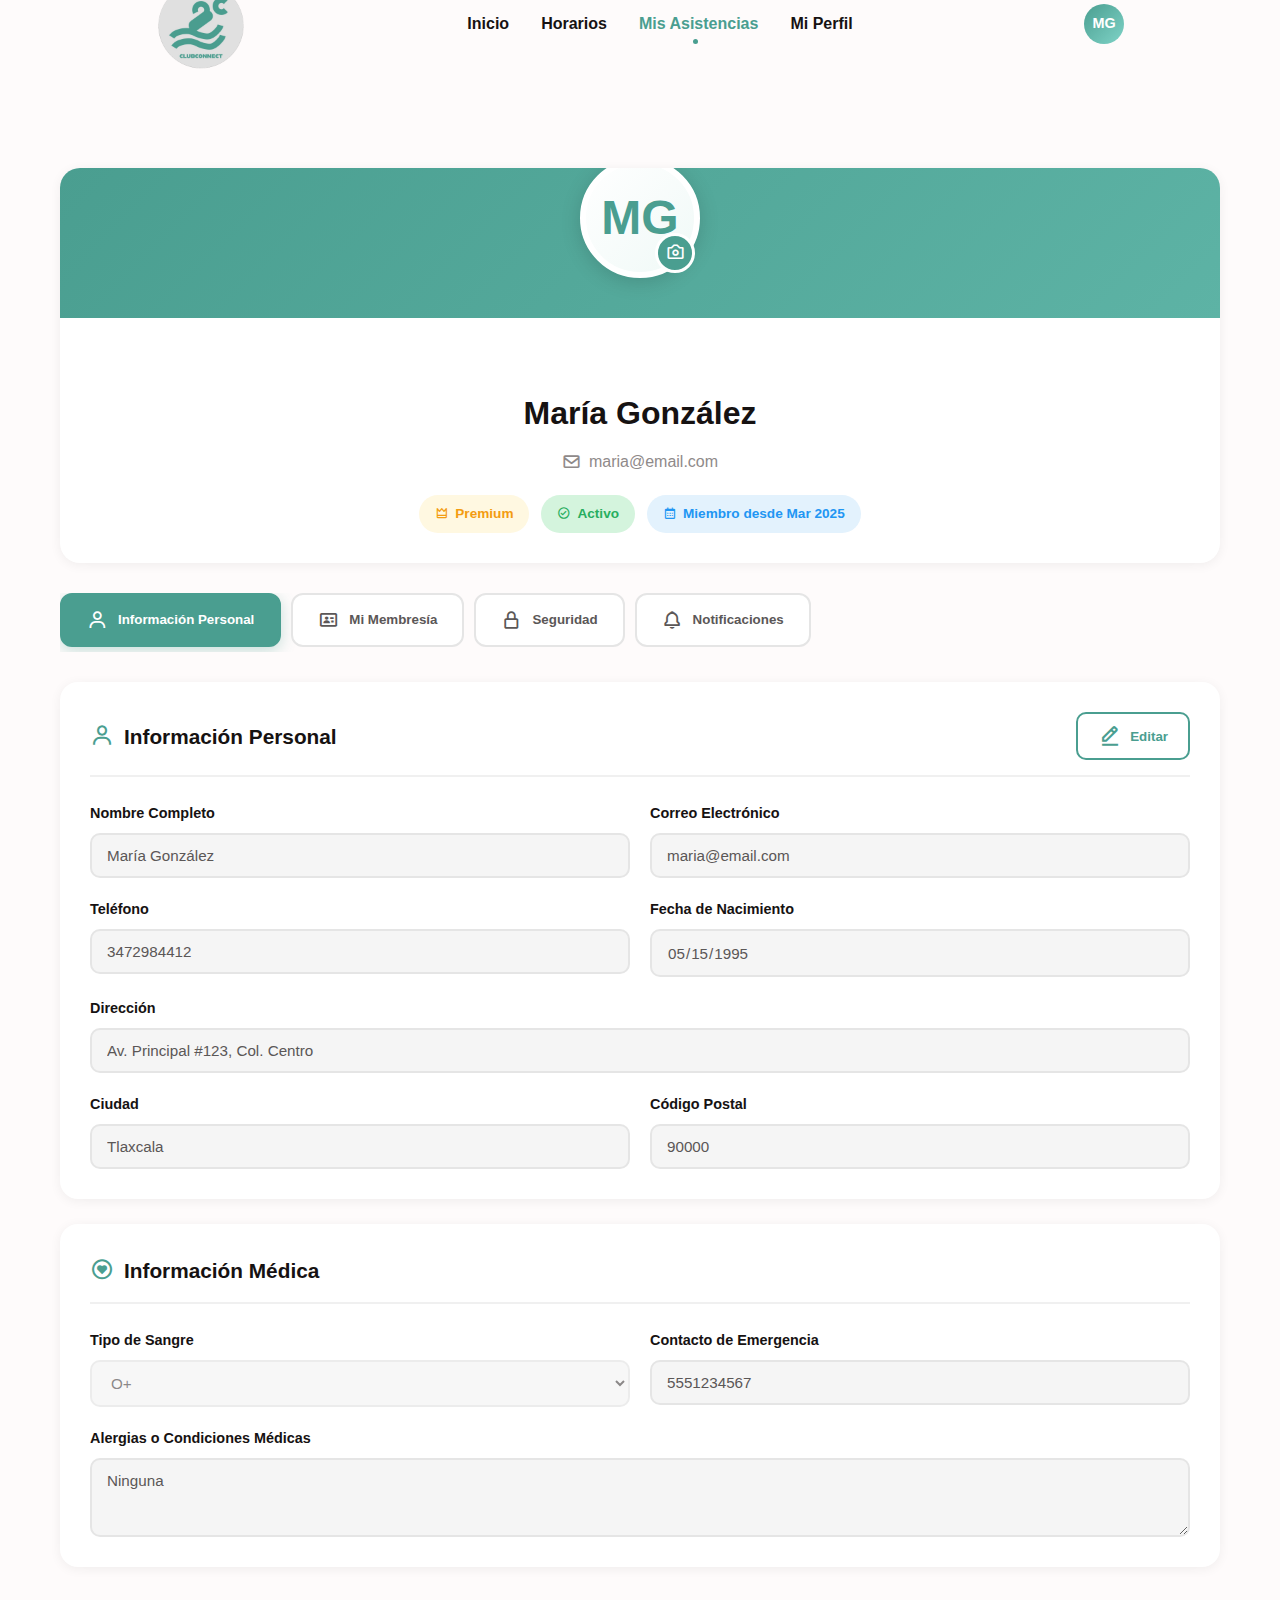
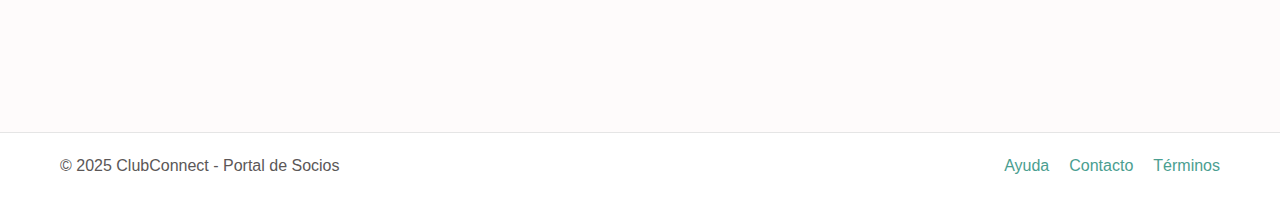
<file: usuario/perfil.html>
<!DOCTYPE html>
<html lang="es">
<head>
    <meta charset="UTF-8">
    <meta name="viewport" content="width=device-width, initial-scale=1.0">
    <title>Mi Perfil - ClubConnect</title>
    <link href="../styles/menu.css" rel="stylesheet"> 
    <link href="../stylesUsuario/perfil.css" rel="stylesheet"> 
    <link href='https://unpkg.com/boxicons@2.1.4/css/boxicons.min.css' rel="stylesheet">
</head>
<body>

    <a href="#" class="scrolltop" id="scroll-top">
        <i class='bx bx-up-arrow-alt scrolltop__icon'></i>
    </a>
    
    <header class="l-header" id="header">
            <nav class="nav bd-container">
                <div class="nav__logo">
                    <img src="../imgs/logo.png" alt="Logo" class="logo-img"> 
                </div>
                <div class="nav__menu" id="nav-menu">
                    <ul class="nav__list">
                        <li class="nav__item"><a href="indexUser.html" class="nav__link">Inicio</a></li>
                        <li class="nav__item"><a href="horariosUser.html" class="nav__link">Horarios</a></li>
                        <li class="nav__item"><a href="asistenciasUser.html" class="nav__link active-link">Mis Asistencias</a></li>
                        <li class="nav__item"><a href="perfil.html" class="nav__link">Mi Perfil</a></li>
                    </ul>
                </div>
                <div class="perfil-usuario">
                    <div class="avatar-pequeño">MG</div>
                </div>
                <div class="nav__toggle" id="nav-toggle">
                    <i class='bx bx-grid-alt'></i>
                </div>
            </nav>
        </header>

    <main class="contenedor-perfil">
        
        <!-- CABECERA DE PERFIL -->
        <section class="cabecera-perfil">
            <div class="banner-perfil">
                <div class="avatar-perfil-grande">
                    <div class="foto-perfil">MG</div>
                    <button class="btn-cambiar-foto" onclick="cambiarFoto()">
                        <i class='bx bx-camera'></i>
                    </button>
                </div>
            </div>
            
            <div class="info-perfil-principal">
                <h1>María González</h1>
                <p class="email-perfil"><i class='bx bx-envelope'></i> maria@email.com</p>
                <div class="badges-perfil">
                    <span class="badge-membresia premium">
                        <i class='bx bx-crown'></i> Premium
                    </span>
                    <span class="badge-estado activo">
                        <i class='bx bx-check-circle'></i> Activo
                    </span>
                    <span class="badge-miembro">
                        <i class='bx bx-calendar'></i> Miembro desde Mar 2025
                    </span>
                </div>
            </div>
        </section>

        <!-- MENÚ DE PESTAÑAS -->
        <section class="tabs-perfil">
            <button class="tab-perfil activo" data-tab="informacion">
                <i class='bx bx-user'></i>
                <span>Información Personal</span>
            </button>
            <button class="tab-perfil" data-tab="membresia">
                <i class='bx bx-id-card'></i>
                <span>Mi Membresía</span>
            </button>
            <button class="tab-perfil" data-tab="seguridad">
                <i class='bx bx-lock-alt'></i>
                <span>Seguridad</span>
            </button>
            <button class="tab-perfil" data-tab="notificaciones">
                <i class='bx bx-bell'></i>
                <span>Notificaciones</span>
            </button>
        </section>

        <!-- CONTENIDO DE PESTAÑAS -->
        <div class="contenido-tabs">
            
            <!-- TAB: INFORMACIÓN PERSONAL -->
            <div class="tab-contenido activo" id="tab-informacion">
                <div class="card-perfil">
                    <div class="header-card-perfil">
                        <h2><i class='bx bx-user'></i> Información Personal</h2>
                        <button class="btn-editar-perfil" onclick="habilitarEdicion()">
                            <i class='bx bx-edit-alt'></i> Editar
                        </button>
                    </div>

                    <form class="form-perfil" id="form-info-personal">
                        <div class="grid-form-perfil">
                            <div class="campo-form-perfil">
                                <label>Nombre Completo</label>
                                <input type="text" value="María González" disabled>
                            </div>

                            <div class="campo-form-perfil">
                                <label>Correo Electrónico</label>
                                <input type="email" value="maria@email.com" disabled>
                            </div>

                            <div class="campo-form-perfil">
                                <label>Teléfono</label>
                                <input type="tel" value="3472984412" disabled>
                            </div>

                            <div class="campo-form-perfil">
                                <label>Fecha de Nacimiento</label>
                                <input type="date" value="1995-05-15" disabled>
                            </div>

                            <div class="campo-form-perfil campo-completo">
                                <label>Dirección</label>
                                <input type="text" value="Av. Principal #123, Col. Centro" disabled>
                            </div>

                            <div class="campo-form-perfil">
                                <label>Ciudad</label>
                                <input type="text" value="Tlaxcala" disabled>
                            </div>

                            <div class="campo-form-perfil">
                                <label>Código Postal</label>
                                <input type="text" value="90000" disabled>
                            </div>
                        </div>

                        <div class="botones-form-perfil" style="display: none;">
                            <button type="button" class="btn-cancelar" onclick="cancelarEdicion()">
                                <i class='bx bx-x'></i> Cancelar
                            </button>
                            <button type="submit" class="btn-guardar">
                                <i class='bx bx-check'></i> Guardar Cambios
                            </button>
                        </div>
                    </form>
                </div>

                <!-- INFORMACIÓN ADICIONAL -->
                <div class="card-perfil">
                    <div class="header-card-perfil">
                        <h2><i class='bx bx-heart-circle'></i> Información Médica</h2>
                    </div>

                    <form class="form-perfil">
                        <div class="grid-form-perfil">
                            <div class="campo-form-perfil">
                                <label>Tipo de Sangre</label>
                                <select disabled>
                                    <option>O+</option>
                                    <option>O-</option>
                                    <option>A+</option>
                                    <option>A-</option>
                                    <option>B+</option>
                                    <option>B-</option>
                                    <option>AB+</option>
                                    <option>AB-</option>
                                </select>
                            </div>

                            <div class="campo-form-perfil">
                                <label>Contacto de Emergencia</label>
                                <input type="tel" value="5551234567" disabled>
                            </div>

                            <div class="campo-form-perfil campo-completo">
                                <label>Alergias o Condiciones Médicas</label>
                                <textarea rows="3" disabled>Ninguna</textarea>
                            </div>
                        </div>
                    </form>
                </div>
            </div>

            <!-- TAB: MEMBRESÍA -->
            <div class="tab-contenido" id="tab-membresia">
                <div class="card-perfil">
                    <div class="header-card-perfil">
                        <h2><i class='bx bx-id-card'></i> Detalles de Membresía</h2>
                    </div>

                    <div class="info-membresia-detalle">
                        <div class="tarjeta-membresia-completa">
                            <div class="fondo-membresia premium">
                                <div class="contenido-tarjeta-membresia">
                                    <div class="header-tarjeta-membresia">
                                        <span class="tipo-membresia-card">
                                            <i class='bx bx-crown'></i> Membresía Premium
                                        </span>
                                        <span class="numero-membresia-card">#10003</span>
                                    </div>
                                    
                                    <div class="nombre-tarjeta-membresia">
                                        <h3>María González</h3>
                                    </div>

                                    <div class="footer-tarjeta-membresia">
                                        <div>
                                            <small>Válida desde</small>
                                            <strong>22 Mar 2025</strong>
                                        </div>
                                        <div>
                                            <small>Válida hasta</small>
                                            <strong>22 Nov 2025</strong>
                                        </div>
                                    </div>
                                </div>
                            </div>
                        </div>

                        <div class="detalles-membresia-grid">
                            <div class="detalle-item">
                                <i class='bx bx-time'></i>
                                <div>
                                    <small>Días Restantes</small>
                                    <strong>30 días</strong>
                                </div>
                            </div>

                            <div class="detalle-item">
                                <i class='bx bx-dollar-circle'></i>
                                <div>
                                    <small>Precio Mensual</small>
                                    <strong>$800 MXN</strong>
                                </div>
                            </div>

                            <div class="detalle-item">
                                <i class='bx bx-refresh'></i>
                                <div>
                                    <small>Renovación Automática</small>
                                    <strong>Activada</strong>
                                </div>
                            </div>

                            <div class="detalle-item">
                                <i class='bx bx-calendar-check'></i>
                                <div>
                                    <small>Próximo Pago</small>
                                    <strong>22 Dic 2025</strong>
                                </div>
                            </div>
                        </div>
                    </div>

                    <div class="acciones-membresia">
                        <button class="btn-renovar-membresia">
                            <i class='bx bx-refresh'></i> Renovar Ahora
                        </button>
                        <button class="btn-cambiar-plan">
                            <i class='bx bx-transfer'></i> Cambiar Plan
                        </button>
                        <button class="btn-cancelar-membresia">
                            <i class='bx bx-x-circle'></i> Cancelar Membresía
                        </button>
                    </div>
                </div>

                <!-- BENEFICIOS -->
                <div class="card-perfil">
                    <div class="header-card-perfil">
                        <h2><i class='bx bx-gift'></i> Beneficios de tu Plan</h2>
                    </div>

                    <div class="lista-beneficios">
                        <div class="item-beneficio">
                            <i class='bx bx-check-circle'></i>
                            <span>Acceso ilimitado al gimnasio</span>
                        </div>
                        <div class="item-beneficio">
                            <i class='bx bx-check-circle'></i>
                            <span>Todas las clases grupales incluidas</span>
                        </div>
                        <div class="item-beneficio">
                            <i class='bx bx-check-circle'></i>
                            <span>Asesoría nutricional mensual</span>
                        </div>
                        <div class="item-beneficio">
                            <i class='bx bx-check-circle'></i>
                            <span>Acceso a zona de spa</span>
                        </div>
                        <div class="item-beneficio">
                            <i class='bx bx-check-circle'></i>
                            <span>2 invitaciones de cortesía al mes</span>
                        </div>
                        <div class="item-beneficio">
                            <i class='bx bx-check-circle'></i>
                            <span>10% descuento en productos</span>
                        </div>
                    </div>
                </div>
            </div>

            <!-- TAB: SEGURIDAD -->
            <div class="tab-contenido" id="tab-seguridad">
                <div class="card-perfil">
                    <div class="header-card-perfil">
                        <h2><i class='bx bx-lock-alt'></i> Cambiar Contraseña</h2>
                    </div>

                    <form class="form-perfil" id="form-cambiar-password">
                        <div class="campo-form-perfil campo-completo">
                            <label>Contraseña Actual</label>
                            <div class="input-con-icono">
                                <input type="password" placeholder="Ingresa tu contraseña actual">
                                <i class='bx bx-lock-alt'></i>
                            </div>
                        </div>

                        <div class="campo-form-perfil campo-completo">
                            <label>Nueva Contraseña</label>
                            <div class="input-con-icono">
                                <input type="password" placeholder="Ingresa tu nueva contraseña">
                                <i class='bx bx-lock-alt'></i>
                            </div>
                        </div>

                        <div class="campo-form-perfil campo-completo">
                            <label>Confirmar Nueva Contraseña</label>
                            <div class="input-con-icono">
                                <input type="password" placeholder="Confirma tu nueva contraseña">
                                <i class='bx bx-lock-alt'></i>
                            </div>
                        </div>

                        <div class="requisitos-password">
                            <p><i class='bx bx-info-circle'></i> La contraseña debe contener:</p>
                            <ul>
                                <li>Mínimo 8 caracteres</li>
                                <li>Al menos una letra mayúscula</li>
                                <li>Al menos un número</li>
                                <li>Al menos un carácter especial</li>
                            </ul>
                        </div>

                        <button type="submit" class="btn-guardar">
                            <i class='bx bx-check'></i> Actualizar Contraseña
                        </button>
                    </form>
                </div>

                <!-- SESIONES ACTIVAS -->
                <div class="card-perfil">
                    <div class="header-card-perfil">
                        <h2><i class='bx bx-devices'></i> Sesiones Activas</h2>
                    </div>

                    <div class="lista-sesiones">
                        <div class="item-sesion actual">
                            <div class="icono-dispositivo">
                                <i class='bx bx-laptop'></i>
                            </div>
                            <div class="info-sesion">
                                <h4>Windows PC - Chrome</h4>
                                <p>Tlaxcala, México • Activa ahora</p>
                            </div>
                            <span class="badge-sesion-actual">Sesión Actual</span>
                        </div>

                        <div class="item-sesion">
                            <div class="icono-dispositivo">
                                <i class='bx bx-mobile'></i>
                            </div>
                            <div class="info-sesion">
                                <h4>iPhone - Safari</h4>
                                <p>Tlaxcala, México • Hace 2 horas</p>
                            </div>
                            <button class="btn-cerrar-sesion">
                                <i class='bx bx-x'></i> Cerrar
                            </button>
                        </div>
                    </div>

                    <button class="btn-cerrar-todas-sesiones">
                        <i class='bx bx-log-out'></i> Cerrar Todas las Sesiones
                    </button>
                </div>
            </div>

            <!-- TAB: NOTIFICACIONES -->
            <div class="tab-contenido" id="tab-notificaciones">
                <div class="card-perfil">
                    <div class="header-card-perfil">
                        <h2><i class='bx bx-bell'></i> Preferencias de Notificaciones</h2>
                    </div>

                    <div class="lista-preferencias-notif">
                        <div class="item-preferencia-notif">
                            <div class="info-preferencia">
                                <i class='bx bx-envelope'></i>
                                <div>
                                    <h4>Notificaciones por Email</h4>
                                    <p>Recibe actualizaciones importantes por correo</p>
                                </div>
                            </div>
                            <label class="switch">
                                <input type="checkbox" checked>
                                <span class="slider"></span>
                            </label>
                        </div>

                        <div class="item-preferencia-notif">
                            <div class="info-preferencia">
                                <i class='bx bx-mobile'></i>
                                <div>
                                    <h4>Notificaciones Push</h4>
                                    <p>Recibe notificaciones en tu dispositivo</p>
                                </div>
                            </div>
                            <label class="switch">
                                <input type="checkbox" checked>
                                <span class="slider"></span>
                            </label>
                        </div>

                        <div class="item-preferencia-notif">
                            <div class="info-preferencia">
                                <i class='bx bx-calendar-event'></i>
                                <div>
                                    <h4>Recordatorios de Clases</h4>
                                    <p>Recibe un aviso 30 minutos antes de tus clases</p>
                                </div>
                            </div>
                            <label class="switch">
                                <input type="checkbox" checked>
                                <span class="slider"></span>
                            </label>
                        </div>

                        <div class="item-preferencia-notif">
                            <div class="info-preferencia">
                                <i class='bx bx-dollar-circle'></i>
                                <div>
                                    <h4>Recordatorios de Pago</h4>
                                    <p>Notificaciones sobre próximos pagos y renovaciones</p>
                                </div>
                            </div>
                            <label class="switch">
                                <input type="checkbox" checked>
                                <span class="slider"></span>
                            </label>
                        </div>

                        <div class="item-preferencia-notif">
                            <div class="info-preferencia">
                                <i class='bx bx-trophy'></i>
                                <div>
                                    <h4>Logros y Metas</h4>
                                    <p>Celebra tus logros y seguimiento de objetivos</p>
                                </div>
                            </div>
                            <label class="switch">
                                <input type="checkbox" checked>
                                <span class="slider"></span>
                            </label>
                        </div>

                        <div class="item-preferencia-notif">
                            <div class="info-preferencia">
                                <i class='bx bx-gift'></i>
                                <div>
                                    <h4>Promociones y Ofertas</h4>
                                    <p>Mantente informado sobre descuentos y eventos especiales</p>
                                </div>
                            </div>
                            <label class="switch">
                                <input type="checkbox">
                                <span class="slider"></span>
                            </label>
                        </div>
                    </div>
                </div>
            </div>

        </div>

    </main>

    <footer class="cliente-footer">
        <div class="cliente-footer-content">
            <p>&copy; 2025 ClubConnect - Portal de Socios</p>
            <div class="footer-links-cliente">
                <a href="#">Ayuda</a>
                <a href="#">Contacto</a>
                <a href="#">Términos</a>
            </div>
        </div>
    </footer>

    <script src="../js/menu.js"></script>
    <script src="../jsUsuario/perfil.js"></script>
</body>
</html>
</file>
<file: styles/menu.css>
/*===== VARIABLES CSS (ESENCIALES) =====*/
:root {
    --header-height: 3rem;

    /*-------------- Colores -----------------*/
    --first-color: #4A9E90;
    --first-color-alt: #3d8276;
    --first-color-send: #519489;
    --title-color: #161212;
    --text-color: #5B5757;
    --text-color-light: #8F8A8A;
    --body-color: #FEFBFB;
    --container-color: #FFF;

    /*------------Fuentes y Tipografia -----------*/
    --body-font: 'Poppins', sans-serif;
    --normal-font-size: .938rem;
    --font-semi-bold: 600;
    
    /*Margenes*/
    --mb-3: 1.5rem;
    --mb-4: 2rem;
    --mb-5: 2.5rem;

    /* z index*/
    --z-tooltip: 10;
    --z-fixed: 100;
}

@media screen and (min-width: 968px){
    :root{
        --normal-font-size: 1rem;
    }
}

/*========== BASE ==========*/
*,::before,::after{
    box-sizing: border-box;
}

html{
    scroll-behavior: smooth;
}

body{
    margin: var(--header-height) 0 0 0;
    font-family: var(--body-font);
    font-size: var(--normal-font-size);
    background-color: var(--body-color);
    color: var(--text-color);
    line-height: 1.6;
}

h1,h2,h3,ul,p{
    margin: 0;
}

h1,h2,h3{
    font-weight: var(--font-semi-bold);
    color: var(--title-color);
}

ul{
    padding: 0;
    list-style: none;
}

a{
    text-decoration: none;
}

img{
    max-width: 100%;
    height: auto;
}

/*========== LAYOUT ==========*/
.bd-container{
    max-width: 968px;
    width: calc(100% - 3rem);
    margin-left: auto; 
    margin-right: auto;
}

/*========== HEADER ==========*/
.l-header{
    width: 100%;
    position: fixed;
    top: 0;
    left: 0;
    z-index: var(--z-fixed);
    background-color: var(--body-color);
}

/*========== NAV ==========*/
.nav{
    height: var(--header-height);
    display: flex;
    justify-content: space-between;
    align-items: center;
}

/* Estilo para el logotipo del menú */
.logo-img {
    width: 90px;
    margin-right: 10px;
    vertical-align: middle;
}

.nav__logo{
    color: var(--title-color);
    font-weight: var(--font-semi-bold);
}

.nav__logo:hover{
    color: var(--first-color);
}

/* TOGGLE - Oculto por defecto en desktop */
.nav__toggle{
    display: none;
    font-size: 1.3rem;
    cursor: pointer;
    color: var(--title-color);
    font-weight: var(--font-semi-bold);
}

/*========== MENÚ DESKTOP (por defecto) ==========*/
.nav__menu{
    display: block;
}

.nav__list{
    display: flex;
    flex-direction: row;
    gap: 2rem;
}

.nav__item{
    margin-bottom: 0;
}

.nav__link{
    color: var(--title-color);
    font-weight: var(--font-semi-bold);
    transition: .3s;
}

.nav__link:hover{
    color: var(--first-color);
}

/* Active menu link */
.active-link{
    position: relative;
    color: var(--first-color);
}

.active-link::before{
    content: '';
    position: absolute;
    bottom: -.75rem;
    left: 45%;
    width: 5px;
    height: 5px;
    background-color: var(--first-color);
    border-radius: 50%;
}

/* CAMBIO DE COLOR (Scroll header) */
.scroll-header{
    box-shadow: 0 1px 4px rgba(0,0,0,.1);
}

/* Scroll top */
.scrolltop{
    position: fixed;
    right: 1rem;
    bottom: -20%;
    display: flex;
    justify-content: center;
    align-items: center;
    padding: .3rem;
    background: rgba(74, 158, 144, .5);
    border-radius: .4rem;
    z-index: var(--z-tooltip);
    transition: .4s;
    visibility: hidden;
}

.scrolltop:hover{
    background-color: var(--first-color);
}

.scrolltop__icon{
    font-size: 1.5rem;
    color: var(--body-color);
}

.show-scroll{
    visibility: visible;
    bottom: 1.5rem;
}

/*========== RESPONSIVE MOBILE (768px o menos) ==========*/
@media screen and (max-width: 768px) {
    /* Mostrar botón hamburguesa */
    .nav__toggle {
        display: block !important;
    }

    .logo-img {
        width: 70px;
    }

    /* Menú móvil - OCULTO por defecto */
    .nav__menu {
        position: fixed;
        top: -100%;
        left: 0;
        width: 100%;
        padding: 2rem 0 1rem;
        text-align: center;
        background-color: var(--body-color);
        transition: top 0.4s ease;
        box-shadow: 0 4px 8px rgba(0,0,0,.15);
        border-radius: 0 0 1rem 1rem;
        z-index: var(--z-fixed);
    }

    /* MOSTRAR menú cuando tiene clase show-menu */
    .nav__menu.show-menu {
        top: var(--header-height) !important;
    }

    .nav__list {
        flex-direction: column;
        gap: 0;
    }

    .nav__item {
        margin-bottom: 1.5rem;
    }

    .nav__item:last-child {
        margin-bottom: 0;
    }

    .nav__link {
        display: block;
        padding: 0.75rem 1rem;
    }

    .nav__link:hover {
        background-color: rgba(74, 158, 144, 0.1);
        border-radius: 0.5rem;
    }

    .active-link::before {
        display: none;
    }
}

/*========== TABLET ==========*/
@media screen and (min-width: 769px) and (max-width: 968px) {
    .nav__list {
        gap: 1.2rem;
    }

    .logo-img {
        width: 75px;
    }
}
</file>
<file: styles/footer.css>
/*  FOOTER ADMIN */

.admin-footer {
    background: #fff;
    border-top: 1px solid #e5e5e5;
    padding: 20px 0;
    margin-top: 60px;
    font-size: 0.9rem;
}

.admin-footer-content {
    max-width: 1200px;
    margin: 0 auto;
    padding: 0 20px;
    display: flex;
    justify-content: space-between;
    align-items: center;
    flex-wrap: wrap;
    gap: 15px;
}

.admin-footer-content p {
    color: #666;
    margin: 0;
}

.footer-links-admin {
    display: flex;
    gap: 20px;
    flex-wrap: wrap;
}

.footer-links-admin a {
    color: #4A9E90;
    text-decoration: none;
    transition: color 0.2s;
    font-weight: 500;
}

.footer-links-admin a:hover {
    color: #2c5f5d;
    text-decoration: underline;
}

/* Responsive */
@media screen and (max-width: 768px) {
    .admin-footer-content {
        flex-direction: column;
        text-align: center;
    }
    
    .footer-links-admin {
        justify-content: center;
    }
}
</file>
<file: styles/index.css>
/* Variables globales */
:root {
    --header-height: 3rem;
    --first-color: #4A9E90;
    --first-color-alt: #3d8276;
    --first-color-send: #519489;
    --title-color: #161212;
    --text-color: #5B5757;
    --text-color-light: #8F8A8A;
    --body-color: #FEFBFB;
    --container-color: #FFF;
    --body-font: 'Poppins', sans-serif;
    --normal-font-size: .938rem;
    --font-semi-bold: 600;
}

* {
    margin: 0;
    padding: 0;
    box-sizing: border-box;
}

body {
    font-family: var(--body-font);
    font-size: var(--normal-font-size);
    background-color: var(--body-color);
    color: var(--text-color);
    line-height: 1.6;
}

/* Contenedor principal */
.contenedor-dashboard-admin {
    max-width: 1600px;
    margin: 0 auto;
    padding: calc(var(--header-height) + 2rem) 90px 80px; /* Cambia 40px para más o menos margen */
    min-height: 100vh;
}

/* ============================================
   HEADER DASHBOARD
   ============================================ */
.header-dashboard {
    display: flex;
    justify-content: space-between;
    align-items: center;
    margin-bottom: 35px;
    gap: 20px;
    flex-wrap: wrap;
    padding-top: 40px;
}

.bienvenida-admin h1 {
    font-size: 2.2rem;
    margin: 0 0 5px 0;
    background:#000000;
    -webkit-background-clip: text;
    -webkit-text-fill-color: transparent;
    background-clip: text;
}

.bienvenida-admin p {
    margin: 0;
    color: var(--text-color-light);
    font-size: 1rem;
}

.fecha-hora-admin {
    display: flex;
    gap: 20px;
    align-items: center;
    flex-wrap: wrap;
}

.fecha-actual,
.hora-actual {
    display: flex;
    align-items: center;
    gap: 12px;
    background: #fff;
    padding: 12px 20px;
    border-radius: 12px;
    box-shadow: 0 2px 12px rgba(0,0,0,0.06);
}

.fecha-actual i,
.hora-actual i {
    font-size: 1.8rem;
    color: var(--first-color);
}

.fecha-actual small {
    display: block;
    font-size: 0.75rem;
    color: var(--text-color-light);
}

.fecha-actual strong,
.hora-actual strong {
    display: block;
    font-size: 0.95rem;
    color: var(--title-color);
    font-weight: 600;
}

/* ============================================
   ESTADÍSTICAS PRINCIPALES
   ============================================ */
.estadisticas-principales {
    display: grid;
    grid-template-columns: repeat(auto-fit, minmax(260px, 1fr));
    gap: 20px;
    margin-bottom: 35px;
}

.card-stat-admin {
    background: #fff;
    padding: 25px;
    border-radius: 18px;
    box-shadow: 0 2px 12px rgba(0,0,0,0.06);
    display: flex;
    align-items: center;
    gap: 20px;
    transition: all 0.3s;
    position: relative;
    overflow: hidden;
}

.card-stat-admin:hover {
    transform: translateY(-5px);
    box-shadow: 0 8px 25px rgba(0,0,0,0.1);
}

.card-stat-admin::before {
    content: '';
    position: absolute;
    top: 0;
    right: 0;
    width: 100px;
    height: 100px;
    background: var(--first-color);
    opacity: 0.05;
    border-radius: 50%;
    transform: translate(40%, -40%);
}

.icono-stat {
    width: 70px;
    height: 70px;
    border-radius: 16px;
    display: flex;
    align-items: center;
    justify-content: center;
    font-size: 2.2rem;
    color: #fff;
    flex-shrink: 0;
    position: relative;
    z-index: 1;
}

.icono-stat.total-socios {
    background: linear-gradient(135deg, #4A9E90, #5db3a5);
}

.icono-stat.asistencias-hoy {
    background: linear-gradient(135deg, #3498db, #5dade2);
}

.icono-stat.activos {
    background: linear-gradient(135deg, #27ae60, #2ecc71);
}

.icono-stat.ingresos {
    background: linear-gradient(135deg, #f39c12, #f1c40f);
}

.info-stat {
    flex: 1;
}

.info-stat small {
    display: block;
    color: var(--text-color-light);
    font-size: 0.85rem;
    margin-bottom: 5px;
    font-weight: 500;
}

.info-stat h2 {
    font-size: 2.2rem;
    margin: 0 0 8px 0;
    color: var(--title-color);
    line-height: 1;
}

.cambio-stat {
    display: flex;
    align-items: center;
    gap: 5px;
    font-size: 0.8rem;
    font-weight: 600;
}

.cambio-stat.positivo {
    color: #27ae60;
}

.cambio-stat.negativo {
    color: #e74c3c;
}

.cambio-stat.neutral {
    color: #95a5a6;
}

.cambio-stat i {
    font-size: 1rem;
}

.link-stat {
    width: 35px;
    height: 35px;
    border-radius: 10px;
    background: #f0f9f7;
    color: var(--first-color);
    display: flex;
    align-items: center;
    justify-content: center;
    transition: all 0.3s;
    font-size: 1.3rem;
    text-decoration: none;
}

.link-stat:hover {
    background: var(--first-color);
    color: #fff;
    transform: translateX(3px);
}

/* ============================================
   GRID DASHBOARD
   ============================================ */
.grid-dashboard {
    display: grid;
    grid-template-columns: repeat(12, 1fr);
    gap: 25px;
}

.card-dashboard {
    background: #fff;
    border-radius: 18px;
    padding: 25px;
    box-shadow: 0 2px 12px rgba(0,0,0,0.06);
    transition: all 0.3s;
}

.card-dashboard:hover {
    box-shadow: 0 6px 20px rgba(0,0,0,0.1);
}

.header-card-dashboard {
    display: flex;
    justify-content: space-between;
    align-items: center;
    margin-bottom: 20px;
    padding-bottom: 15px;
    border-bottom: 2px solid #f0f0f0;
}

.header-card-dashboard h2 {
    display: flex;
    align-items: center;
    gap: 10px;
    font-size: 1.2rem;
    margin: 0;
    color: var(--title-color);
}

.header-card-dashboard i {
    color: var(--first-color);
    font-size: 1.4rem;
}

.ver-todo {
    color: var(--first-color);
    font-size: 0.85rem;
    font-weight: 600;
    text-decoration: none;
    transition: all 0.3s;
}

.ver-todo:hover {
    color: var(--first-color-alt);
    text-decoration: underline;
}

/* Tamaños de cards en el grid */
.asistencias-recientes {
    grid-column: span 6;
}

.proximas-clases {
    grid-column: span 6;
}

.distribucion-membresias {
    grid-column: span 4;
}

.accesos-rapidos-admin {
    grid-column: span 4;
}

.alertas-importantes {
    grid-column: span 4;
}

/* ============================================
   ASISTENCIAS RECIENTES
   ============================================ */
.lista-asistencias-dashboard {
    display: flex;
    flex-direction: column;
    gap: 12px;
}

.item-asistencia-dashboard {
    display: flex;
    align-items: center;
    gap: 15px;
    padding: 15px;
    background: #fafafa;
    border-radius: 12px;
    transition: all 0.3s;
}

.item-asistencia-dashboard:hover {
    background: #f0f9f7;
    transform: translateX(5px);
}

.avatar-asistencia {
    width: 45px;
    height: 45px;
    border-radius: 50%;
    background: linear-gradient(135deg, #4A9E90, #7fd3c7);
    display: flex;
    align-items: center;
    justify-content: center;
    font-size: 0.95rem;
    font-weight: 700;
    color: #fff;
    flex-shrink: 0;
}

.info-asistencia-dash {
    flex: 1;
}

.info-asistencia-dash h4 {
    margin: 0 0 5px 0;
    font-size: 0.95rem;
    color: var(--title-color);
}

.info-asistencia-dash p {
    margin: 0;
    color: var(--text-color-light);
    font-size: 0.8rem;
    display: flex;
    align-items: center;
    gap: 5px;
}

.info-asistencia-dash i {
    color: var(--first-color);
}

.hora-asistencia-dash {
    text-align: right;
}

.hora-asistencia-dash .hora {
    display: block;
    font-weight: 600;
    color: var(--title-color);
    font-size: 0.9rem;
}

.hora-asistencia-dash small {
    color: var(--text-color-light);
    font-size: 0.75rem;
}

.estado-entrada {
    width: 35px;
    height: 35px;
    border-radius: 50%;
    background: #d4f4dd;
    color: #27ae60;
    display: flex;
    align-items: center;
    justify-content: center;
    font-size: 1.2rem;
    flex-shrink: 0;
}

.estado-entrada.activo {
    background: #fff8e1;
    color: #f39c12;
    animation: pulse 2s infinite;
}

@keyframes pulse {
    0%, 100% { transform: scale(1); }
    50% { transform: scale(1.05); }
}

/* ============================================
   PRÓXIMAS CLASES
   ============================================ */
.lista-clases-dashboard {
    display: flex;
    flex-direction: column;
    gap: 12px;
}

.clase-item-dashboard {
    display: flex;
    align-items: center;
    gap: 15px;
    padding: 15px;
    background: #fafafa;
    border-radius: 12px;
    transition: all 0.3s;
}

.clase-item-dashboard:hover {
    background: #f0f9f7;
}

.hora-clase-dash {
    display: flex;
    flex-direction: column;
    align-items: center;
    padding: 10px 15px;
    background: linear-gradient(135deg, #4A9E90, #5db3a5);
    border-radius: 10px;
    color: #fff;
    min-width: 65px;
    flex-shrink: 0;
}

.hora-clase-dash .hora-grande {
    font-size: 1.4rem;
    font-weight: 700;
    line-height: 1;
}

.hora-clase-dash .periodo {
    font-size: 0.7rem;
    font-weight: 600;
}

.info-clase-dash {
    flex: 1;
}

.info-clase-dash h4 {
    margin: 0 0 5px 0;
    font-size: 0.95rem;
    color: var(--title-color);
}

.info-clase-dash p {
    margin: 0;
    color: var(--text-color-light);
    font-size: 0.8rem;
    display: flex;
    align-items: center;
    gap: 5px;
}

.cupo-clase-dash {
    text-align: right;
}

.cupo-numero {
    display: block;
    font-weight: 600;
    color: var(--title-color);
    font-size: 0.85rem;
    margin-bottom: 5px;
}

.barra-cupo-mini {
    width: 80px;
    height: 6px;
    background: #f0f0f0;
    border-radius: 10px;
    overflow: hidden;
}

.barra-cupo-mini .relleno {
    height: 100%;
    background: linear-gradient(90deg, #4A9E90, #5db3a5);
    border-radius: 10px;
    transition: width 0.5s ease;
}

.barra-cupo-mini .relleno.completo {
    background: linear-gradient(90deg, #e74c3c, #ec7063);
}

.cupo-clase-dash.lleno .cupo-numero {
    color: #e74c3c;
}

/* ============================================
   DISTRIBUCIÓN MEMBRESÍAS
   ============================================ */
.grafico-membresias {
    display: flex;
    flex-direction: column;
    gap: 15px;
}

.tipo-membresia {
    display: flex;
    align-items: center;
    gap: 12px;
}

.icono-tipo {
    width: 45px;
    height: 45px;
    border-radius: 12px;
    display: flex;
    align-items: center;
    justify-content: center;
    font-size: 1.5rem;
    color: #fff;
    flex-shrink: 0;
}

.icono-tipo.premium {
    background: linear-gradient(135deg, #f39c12, #f1c40f);
}

.icono-tipo.basica {
    background: linear-gradient(135deg, #3498db, #5dade2);
}

.icono-tipo.pase {
    background: linear-gradient(135deg, #9b59b6, #bb8fce);
}

.info-tipo {
    flex: 1;
}

.info-tipo h4 {
    margin: 0 0 3px 0;
    font-size: 0.95rem;
    color: var(--title-color);
}

.info-tipo span {
    color: var(--text-color-light);
    font-size: 0.8rem;
}

.porcentaje-tipo {
    font-weight: 700;
    color: var(--title-color);
    font-size: 1.1rem;
}

.barra-progreso-tipo {
    height: 8px;
    background: #f0f0f0;
    border-radius: 10px;
    overflow: hidden;
    margin-bottom: 5px;
}

.relleno-tipo {
    height: 100%;
    border-radius: 10px;
    transition: width 0.5s ease;
}

.relleno-tipo.premium {
    background: linear-gradient(90deg, #f39c12, #f1c40f);
}

.relleno-tipo.basica {
    background: linear-gradient(90deg, #3498db, #5dade2);
}

.relleno-tipo.pase {
    background: linear-gradient(90deg, #9b59b6, #bb8fce);
}

/* ============================================
   ACCESOS RÁPIDOS
   ============================================ */
.grid-accesos-rapidos {
    display: grid;
    grid-template-columns: repeat(2, 1fr);
    gap: 12px;
}

.boton-acceso-rapido {
    padding: 20px 15px;
    border-radius: 12px;
    display: flex;
    flex-direction: column;
    align-items: center;
    gap: 10px;
    text-decoration: none;
    transition: all 0.3s;
    border: 2px solid transparent;
}

.boton-acceso-rapido i {
    font-size: 2rem;
    color: #fff;
}

.boton-acceso-rapido span {
    font-weight: 600;
    font-size: 0.85rem;
    color: #fff;
    text-align: center;
}

.boton-acceso-rapido.nuevo-socio {
    background: linear-gradient(135deg, #4A9E90, #5db3a5);
}

.boton-acceso-rapido.marcar-asistencia {
    background: linear-gradient(135deg, #3498db, #5dade2);
}

.boton-acceso-rapido.registrar-pago {
    background: linear-gradient(135deg, #f39c12, #f1c40f);
}

.boton-acceso-rapido.nueva-clase {
    background: linear-gradient(135deg, #9b59b6, #bb8fce);
}

.boton-acceso-rapido:hover {
    transform: translateY(-3px);
    box-shadow: 0 6px 20px rgba(0,0,0,0.15);
}

/* ============================================
   ALERTAS
   ============================================ */
.badge-alertas {
    background: #e74c3c;
    color: #fff;
    padding: 4px 10px;
    border-radius: 20px;
    font-size: 0.75rem;
    font-weight: 700;
}

.lista-alertas {
    display: flex;
    flex-direction: column;
    gap: 12px;
}

.alerta-item {
    display: flex;
    align-items: center;
    gap: 12px;
    padding: 15px;
    border-radius: 12px;
    border-left: 4px solid;
    transition: all 0.3s;
}

.alerta-item.urgente {
    background: #ffebee;
    border-color: #e74c3c;
}

.alerta-item.urgente i {
    color: #e74c3c;
    font-size: 1.5rem;
}

.alerta-item.info {
    background: #e3f2fd;
    border-color: #3498db;
}

.alerta-item.info i {
    color: #3498db;
    font-size: 1.5rem;
}

.alerta-item.success {
    background: #d4f4dd;
    border-color: #27ae60;
}

.alerta-item.success i {
    color: #27ae60;
    font-size: 1.5rem;
}

.info-alerta {
    flex: 1;
}

.info-alerta h4 {
    margin: 0 0 5px 0;
    font-size: 0.9rem;
    color: var(--title-color);
}

.info-alerta p {
    margin: 0;
    font-size: 0.8rem;
    color: var(--text-color-light);
}

.btn-ver-alerta {
    padding: 6px 15px;
    background: #fff;
    border: 2px solid #e5e5e5;
    border-radius: 8px;
    font-weight: 600;
    cursor: pointer;
    transition: all 0.3s;
    font-family: var(--body-font);
    font-size: 0.8rem;
    color: var(--text-color);
}

.btn-ver-alerta:hover {
    border-color: var(--first-color);
    color: var(--first-color);
}

/* ============================================
   RESPONSIVE
   ============================================ */
@media screen and (max-width: 1200px) {
    .asistencias-recientes,
    .proximas-clases {
        grid-column: span 12;
    }

    .distribucion-membresias,
    .accesos-rapidos-admin,
    .alertas-importantes {
        grid-column: span 6;
    }
}

@media screen and (max-width: 768px) {
    .contenedor-dashboard-admin {
        padding: calc(var(--header-height) + 1.5rem) 20px 40px; /* En móvil usa 20px de margen */
    }

    .header-dashboard {
        flex-direction: column;
        align-items: flex-start;
        padding-top: 20px;
    }

    .bienvenida-admin h1 {
        font-size: 1.8rem;
    }

    .fecha-hora-admin {
        width: 100%;
        flex-direction: column;
        align-items: stretch;
    }

    .fecha-actual,
    .hora-actual {
        width: 100%;
    }

    .estadisticas-principales {
        grid-template-columns: 1fr;
    }

    .grid-dashboard > * {
        grid-column: span 12 !important;
    }

    .grid-accesos-rapidos {
        grid-template-columns: 1fr;
    }
}

@media screen and (max-width: 480px) {
    .card-stat-admin {
        flex-direction: column;
        text-align: center;
    }

    .link-stat {
        margin-top: 10px;
    }

    .item-asistencia-dashboard {
        flex-wrap: wrap;
        justify-content: space-between;
    }

    .hora-asistencia-dash {
        width: 100%;
        text-align: left;
        margin-top: 10px;
    }
}
</file>
<file: styles/login.css>
@import url('https://fonts.googleapis.com/css2?family=Poppins:wght@300;400;500;600;700;800;900&display=swap');

*{
    margin: 0;
    padding: 0;
    box-sizing: border-box;
    font-family: 'Poppins', sans-serif;

}
body {
    display: flex;
    justify-content: center;
    align-items: center;
    min-height: 100vh;
    background: linear-gradient(90deg,#e2e2e2, #c9d6ff);

}

.container{
    position: relative;
    width: 850px;
    height: 550px;
    background: #fff;
    border-radius: 30px;
    box-shadow: 0 0 30px rgb(0, 0, 0, .2);
    overflow: hidden;/* ayuda a que no se vea el color de los lados*/
}

.form-box {
    position: absolute;
    right: 0;
    width: 50%;
    height: 100%;
    background: rgb(255, 255, 255);
    display: flex;
    align-items: center;
    color: #333;
    text-align: center;
    padding: 40px;
    z-index: 1;
    transition: .6s ease-in-out 1.2s, visibility 0s 1s;
}

.container.active .form-box{
    right: 50%;
}

.form-box.register{
    visibility: hidden;
}

.container.active .form-box.register{
    visibility: visible;
}

form{
    width: 100%;
}

.container h1{
    font-size: 36px;
    margin: -10px 0;
}

.input-box{
    position: relative;
    margin: 30px 0;
}

.input-box input{
    width: 100%;
    padding: 13px 50px 13px 20px;
    background: #eee;
    border-radius: 8px;
    border:none;
    outline: none;
    font-size: 16px;
    color: #333;
    font-weight: 500;
}

.input-box input::placeholder{
    color: #888;
    font-weight: 400;
}

.input-box i{
    position: absolute;
    right: 20px;
    top: 50%;
    transform: translateY(-50%);
    font-size: 20px;
    color: #888;
}

.forgot-link{
    margin: -15px 0 15px;
}

.forgot-link a {
    font-size: 14.5px;
    color: #333;
    text-decoration: none;
}

.btn{
    width: 100%;
    height: 48px;
    background: #77cab0;
    border-radius: 0 0 10px rgba(0,0,0,.1);
    border: none;
    cursor: pointer;
    font-size: 16px;
    color: #fff;
    font-weight: 600;
}

.container p {
    font-size: 14.5px;
    margin: 15px 0;
}

.toggle-box{
    position: absolute;
    width: 100%;
    height: 100%;
}

.toggle-box::before{
    content: '';
    position: absolute;
    left: -250%;
    width: 300%;
    height: 100%;
    background: #77cab0 ;
    border-radius: 150px;
    z-index: 2;
    transition: 1.8s ease-in-out;
}

.container.active .toggle-box::before{
    left: 50%;
}

.toggle-panel{
    position: absolute;
    width: 50%;
    height: 100%;
    color: #fff;
    display: flex;
    flex-direction: column;
    justify-content: center;
    align-items: center;
    z-index: 2;
    transition: .6s ease-in-out;
}

.toggle-panel.toggle-left{
    left: 0;
    transition-delay: 1.2s;
}

.container.active .toggle-panel.toggle-left{
    left: -50%;
    transition-delay: .6s;
}

.toggle-panel.toggle-right{
    right: -50%;
    transition-delay: .6s;
}

.container.active .toggle-panel.toggle-right{
    right: 0;
    transition-delay: 1.2s;

}

.toggle-panel p{
    margin-bottom: 20px;
}

.toggle-panel .btn{
    width: 160px;
    height: 46px;
    background: transparent;
    border: 2px solid #fff;
    box-shadow: none;
}

/* RESPONSIVO*/

@media screen and (max-width:650px){
    .container{
        height: calc(100vh - 40 px);
    }

    .form-box{
        bottom: 0;
        width: 100%;
        height: 70%;
    }

    .container.active .form-box{
        right: 0;
        bottom: 30%;
    }

    .toggle-box::before{
        left: 0;
        top: -270%;
        width: 100%;
        height: 300%;
        border-radius: 20vw;
    }
    
    .container.active .toggle-box::before{
        left:0;
        top: 70%;
    }

    .toggle-panel{
        width: 100%;
        height: 30%;
    }

    .toggle-panel.toggle-left{
        top: 0;
    }

    .container.active .toggle-panel.toggle-left{
        left: 0;
        top: -30%;
    }

    .toggle-panel.toggle-right{
        right: 0;
        bottom: -30%;
    }

    .container.active .toggle-panel.toggle-right{
        bottom: 0;
    }
}

@media screen and (max-width:400px){
    .form-box{
        padding: 20px;
    }

    .toggle-panel h1{
        font-size: 30px;
    }
}
</file>
<file: styles/asistencias.css>
/* ================================================
   PÁGINA DE ASISTENCIAS
   ================================================ */

.contenedor.asistencias {
    max-width: 1400px;
    margin: 0 auto;
    padding: calc(var(--header-height) + 3.5rem) 20px 40px;
}

/* ENCABEZADO */
.encabezado.asistencias {
    display: flex;
    justify-content: space-between;
    align-items: center;
    margin-bottom: 35px;
    gap: 20px;
    flex-wrap: wrap;
}

.titulo.asistencias {
    display: flex;
    align-items: center;
    gap: 15px;
}

.titulo.asistencias i {
    font-size: 2.8rem;
    color: var(--first-color);
}

.titulo.asistencias h1 {
    font-size: 2rem;
    margin: 0 0 5px 0;
}

.titulo.asistencias p {
    margin: 0;
    color: #888;
    font-size: 0.95rem;
}

.botones.encabezado {
    display: flex;
    gap: 12px;
}

.boton.marcar,
.boton.exportar {
    padding: 12px 24px;
    border: none;
    border-radius: 12px;
    font-weight: 600;
    cursor: pointer;
    transition: all 0.3s;
    display: flex;
    align-items: center;
    gap: 8px;
    font-size: 0.95rem;
    font-family: var(--body-font);
}

.boton.marcar {
    background: linear-gradient(135deg, #4A9E90, #5db3a5);
    color: #fff;
    box-shadow: 0 4px 15px rgba(74, 158, 144, 0.3);
}

.boton.marcar:hover {
    transform: translateY(-3px);
    box-shadow: 0 6px 20px rgba(74, 158, 144, 0.4);
}

.boton.exportar {
    background: #fff;
    color: var(--first-color);
    border: 2px solid #e5e5e5;
}

.boton.exportar:hover {
    border-color: var(--first-color);
    background: #f0f9f7;
    transform: translateY(-2px);
}

/* TARJETAS RESUMEN */
.resumen.asistencias {
    display: grid;
    grid-template-columns: repeat(auto-fit, minmax(240px, 1fr));
    gap: 20px;
    margin-bottom: 35px;
}

.tarjeta.resumen {
    background: #fff;
    padding: 25px;
    border-radius: 18px;
    box-shadow: 0 2px 12px rgba(0,0,0,0.06);
    display: flex;
    align-items: center;
    gap: 20px;
    transition: all 0.3s;
    border: 2px solid transparent;
}

.tarjeta.resumen:hover {
    transform: translateY(-5px);
    box-shadow: 0 8px 20px rgba(0,0,0,0.1);
    border-color: var(--first-color);
}

.icono.resumen {
    width: 70px;
    height: 70px;
    border-radius: 16px;
    display: flex;
    align-items: center;
    justify-content: center;
    font-size: 2rem;
    color: #fff;
}

.icono.resumen.hoy {
    background: linear-gradient(135deg, #3498db, #5dade2);
}

.icono.resumen.semana {
    background: linear-gradient(135deg, #9b59b6, #bb8fce);
}

.icono.resumen.mes {
    background: linear-gradient(135deg, #e67e22, #f39c12);
}

.icono.resumen.ahora {
    background: linear-gradient(135deg, #27ae60, #2ecc71);
}

.info.resumen .numero {
    font-size: 2.5rem;
    font-weight: 700;
    color: var(--title-color);
    display: block;
    line-height: 1;
}

.info.resumen p {
    margin: 5px 0 0 0;
    color: #888;
    font-size: 0.9rem;
    font-weight: 600;
}

/* FILTROS */
.filtros.asistencias {
    background: #fff;
    padding: 25px;
    border-radius: 18px;
    box-shadow: 0 2px 12px rgba(0,0,0,0.06);
    margin-bottom: 30px;
    display: flex;
    gap: 15px;
    flex-wrap: wrap;
    align-items: center;
}

.buscador.asistencias {
    position: relative;
    flex: 1;
    min-width: 300px;
}

.buscador.asistencias i {
    position: absolute;
    left: 18px;
    top: 50%;
    transform: translateY(-50%);
    font-size: 1.4rem;
    color: var(--first-color);
}

.buscador.asistencias input {
    width: 100%;
    padding: 14px 20px 14px 55px;
    border: 2px solid #e5e5e5;
    border-radius: 12px;
    font-size: 0.95rem;
    font-family: var(--body-font);
    transition: all 0.3s;
    background: #fafafa;
}

.buscador.asistencias input:focus {
    outline: none;
    border-color: var(--first-color);
    background: #fff;
    box-shadow: 0 0 0 4px rgba(74, 158, 144, 0.1);
}

.selector.fecha {
    position: relative;
    display: flex;
    align-items: center;
    gap: 10px;
    background: #fafafa;
    padding: 14px 18px;
    border-radius: 12px;
    border: 2px solid #e5e5e5;
    transition: all 0.3s;
}

.selector.fecha:focus-within {
    border-color: var(--first-color);
    background: #fff;
}

.selector.fecha i {
    font-size: 1.3rem;
    color: var(--first-color);
}

.selector.fecha input {
    border: none;
    background: transparent;
    font-family: var(--body-font);
    font-size: 0.95rem;
    cursor: pointer;
}

.selector.fecha input:focus {
    outline: none;
}

.botones.filtro {
    display: flex;
    gap: 10px;
}

.filtro.rapido {
    padding: 14px 20px;
    background: #fafafa;
    border: 2px solid #e5e5e5;
    border-radius: 12px;
    cursor: pointer;
    transition: all 0.3s;
    display: flex;
    align-items: center;
    gap: 8px;
    font-weight: 600;
    font-family: var(--body-font);
    color: var(--text-color);
    font-size: 0.9rem;
}

.filtro.rapido:hover {
    background: #e8f5f3;
    border-color: var(--first-color);
    color: var(--first-color);
}

.filtro.rapido.activo {
    background: var(--first-color);
    color: #fff;
    border-color: var(--first-color);
}

/* LISTA DE ASISTENCIAS */
.lista.asistencias {
    background: #fff;
    padding: 30px;
    border-radius: 18px;
    box-shadow: 0 2px 12px rgba(0,0,0,0.06);
}

.titulo.seccion {
    display: flex;
    justify-content: space-between;
    align-items: center;
    margin-bottom: 25px;
    padding-bottom: 15px;
    border-bottom: 2px solid #f0f0f0;
}

.titulo.seccion h2 {
    display: flex;
    align-items: center;
    gap: 10px;
    margin: 0;
    font-size: 1.3rem;
}

.titulo.seccion i {
    color: var(--first-color);
}

.contador.lista {
    background: #f0f9f7;
    color: var(--first-color);
    padding: 6px 15px;
    border-radius: 20px;
    font-size: 0.85rem;
    font-weight: 600;
}

.contenedor.registros {
    display: flex;
    flex-direction: column;
    gap: 15px;
}

/* REGISTRO DE ASISTENCIA */
.registro.asistencia {
    background: #fafafa;
    padding: 20px;
    border-radius: 15px;
    display: grid;
    grid-template-columns: auto 1fr auto auto auto;
    gap: 20px;
    align-items: center;
    border: 2px solid transparent;
    transition: all 0.3s;
}

.registro.asistencia:hover {
    border-color: var(--first-color);
    box-shadow: 0 4px 15px rgba(74, 158, 144, 0.1);
}

.foto.socio {
    flex-shrink: 0;
}

.avatar.socio {
    width: 55px;
    height: 55px;
    border-radius: 50%;
    background: linear-gradient(135deg, #4A9E90, #7fd3c7);
    display: flex;
    align-items: center;
    justify-content: center;
    font-size: 1.3rem;
    font-weight: 700;
    color: #fff;
    box-shadow: 0 4px 12px rgba(74, 158, 144, 0.3);
}

.info.socio h3 {
    margin: 0 0 5px 0;
    font-size: 1.1rem;
}

.info.socio .membresia {
    color: #888;
    font-size: 0.85rem;
}

.actividad.registro {
    display: flex;
    align-items: center;
    gap: 8px;
    background: #fff;
    padding: 10px 15px;
    border-radius: 10px;
}

.actividad.registro i {
    font-size: 1.3rem;
    color: var(--first-color);
}

.actividad.registro span {
    font-weight: 600;
    font-size: 0.9rem;
}

.horario.registro {
    display: flex;
    gap: 15px;
    align-items: center;
}

.entrada,
.salida {
    display: flex;
    align-items: center;
    gap: 8px;
}

.entrada i {
    font-size: 1.5rem;
    color: #27ae60;
}

.salida i {
    font-size: 1.5rem;
    color: #e74c3c;
}

.entrada small,
.salida small {
    display: block;
    font-size: 0.7rem;
    color: #888;
}

.entrada strong,
.salida strong {
    display: block;
    font-size: 0.95rem;
    color: var(--title-color);
}

.estado.presente,
.estado.completado {
    display: flex;
    align-items: center;
    gap: 6px;
    padding: 8px 14px;
    border-radius: 20px;
    font-size: 0.8rem;
    font-weight: 600;
}

.estado.presente {
    background: #d4f4dd;
    color: #27ae60;
}

.estado.completado {
    background: #e8f5f3;
    color: var(--first-color);
}

.acciones.registro {
    display: flex;
    gap: 8px;
}

.boton.ver.detalles,
.boton.marcar.salida {
    width: 42px;
    height: 42px;
    border: 2px solid #e5e5e5;
    background: #fff;
    border-radius: 10px;
    cursor: pointer;
    display: flex;
    align-items: center;
    justify-content: center;
    transition: all 0.3s;
}

.boton.ver.detalles i,
.boton.marcar.salida i {
    font-size: 1.3rem;
}

.boton.ver.detalles:hover {
    background: var(--first-color);
    border-color: var(--first-color);
    color: #fff;
    transform: translateY(-2px);
}

.boton.marcar.salida:hover {
    background: #e74c3c;
    border-color: #e74c3c;
    color: #fff;
    transform: translateY(-2px);
}

/* MODAL */
.modal.fondo {
    display: none;
    position: fixed;
    top: 0;
    left: 0;
    width: 100%;
    height: 100%;
    background: rgba(0, 0, 0, 0.6);
    backdrop-filter: blur(5px);
    z-index: 1000;
    padding: 20px;
    overflow-y: auto;
}

.modal.fondo.activo {
    display: flex;
    justify-content: center;
    align-items: center;
}

.modal.contenido {
    background: #fff;
    border-radius: 20px;
    width: 100%;
    max-width: 600px;
    box-shadow: 0 20px 60px rgba(0, 0, 0, 0.3);
    animation: aparecer 0.3s ease;
}

@keyframes aparecer {
    from {
        transform: scale(0.9);
        opacity: 0;
    }
    to {
        transform: scale(1);
        opacity: 1;
    }
}

.modal.header {
    padding: 25px 30px;
    border-bottom: 2px solid #f0f0f0;
    display: flex;
    justify-content: space-between;
    align-items: center;
    background: linear-gradient(135deg, #f8fbfa 0%, #e8f5f3 100%);
    border-radius: 20px 20px 0 0;
}

.titulo.modal {
    display: flex;
    align-items: center;
    gap: 15px;
}

.titulo.modal i {
    font-size: 2.5rem;
    color: var(--first-color);
}

.titulo.modal h2 {
    font-size: 1.5rem;
    margin: 0 0 5px 0;
}

.titulo.modal p {
    margin: 0;
    color: #888;
    font-size: 0.9rem;
}

.boton.cerrar.modal {
    width: 45px;
    height: 45px;
    background: #fff;
    border: 2px solid #e5e5e5;
    border-radius: 50%;
    cursor: pointer;
    display: flex;
    align-items: center;
    justify-content: center;
    transition: all 0.3s;
}

.boton.cerrar.modal i {
    font-size: 1.8rem;
    color: #666;
}

.boton.cerrar.modal:hover {
    background: #e74c3c;
    border-color: #e74c3c;
    transform: rotate(90deg);
}

.boton.cerrar.modal:hover i {
    color: #fff;
}

.contenido.marcar {
    padding: 30px;
    display: flex;
    flex-direction: column;
    gap: 25px;
}

.buscar.socio.modal label {
    display: block;
    font-weight: 600;
    margin-bottom: 10px;
    color: var(--title-color);
}

.input.buscar {
    position: relative;
}

.input.buscar i {
    position: absolute;
    left: 18px;
    top: 50%;
    transform: translateY(-50%);
    font-size: 1.4rem;
    color: var(--first-color);
}

.input.buscar input {
    width: 100%;
    padding: 14px 20px 14px 55px;
    border: 2px solid #e5e5e5;
    border-radius: 12px;
    font-size: 0.95rem;
    font-family: var(--body-font);
    transition: all 0.3s;
    background: #fafafa;
}

.input.buscar input:focus {
    outline: none;
    border-color: var(--first-color);
    background: #fff;
    box-shadow: 0 0 0 4px rgba(74, 158, 144, 0.1);
}

.socio.seleccionado {
    background: linear-gradient(135deg, #f8fbfa 0%, #e8f5f3 100%);
    padding: 25px;
    border-radius: 15px;
    display: flex;
    align-items: center;
    gap: 20px;
    border: 2px solid var(--first-color);
}

.foto.grande {
    flex-shrink: 0;
}

.avatar.grande {
    width: 80px;
    height: 80px;
    border-radius: 50%;
    background: linear-gradient(135deg, #4A9E90, #7fd3c7);
    display: flex;
    align-items: center;
    justify-content: center;
    font-size: 2rem;
    font-weight: 700;
    color: #fff;
    box-shadow: 0 6px 20px rgba(74, 158, 144, 0.4);
}

.datos.socio h3 {
    margin: 0 0 8px 0;
    font-size: 1.3rem;
}

.datos.socio p {
    margin: 0 0 10px 0;
    color: #888;
    font-size: 0.9rem;
}

.estado.membresia {
    display: inline-flex;
    align-items: center;
    gap: 6px;
    padding: 6px 12px;
    border-radius: 20px;
    font-size: 0.8rem;
    font-weight: 600;
}

.estado.membresia.activa {
    background: #d4f4dd;
    color: #27ae60;
}

.estado.membresia.vencida {
    background: #ffe5e5;
    color: #e74c3c;
}

.campo.modal {
    display: flex;
    flex-direction: column;
    gap: 8px;
}

.campo.modal label {
    font-weight: 600;
    font-size: 0.9rem;
    color: var(--title-color);
}

.campo.modal select,
.campo.modal input {
    padding: 12px 16px;
    border: 2px solid #e5e5e5;
    border-radius: 10px;
    font-size: 0.95rem;
    font-family: var(--body-font);
    transition: all 0.3s;
    background: #fafafa;
}

.campo.modal select:focus,
.campo.modal input:focus {
    outline: none;
    border-color: var(--first-color);
    background: #fff;
    box-shadow: 0 0 0 3px rgba(74, 158, 144, 0.1);
}

.botones.modal {
    display: flex;
    gap: 12px;
    justify-content: flex-end;
    padding-top: 10px;
    border-top: 2px solid #f0f0f0;
}

.boton.cancelar.modal,
.boton.registrar {
    padding: 12px 24px;
    border: none;
    border-radius: 10px;
    font-weight: 600;
    cursor: pointer;
    transition: all 0.3s;
    display: flex;
    align-items: center;
    gap: 8px;
    font-size: 0.95rem;
    font-family: var(--body-font);
}

.boton.cancelar.modal {
    background: #fff;
    color: #e74c3c;
    border: 2px solid #e74c3c;
}

.boton.cancelar.modal:hover {
    background: #e74c3c;
    color: #fff;
}

.boton.registrar {
    background: linear-gradient(135deg, #4A9E90, #5db3a5);
    color: #fff;
    box-shadow: 0 4px 12px rgba(74, 158, 144, 0.3);
}

.boton.registrar:hover {
    transform: translateY(-2px);
    box-shadow: 0 6px 15px rgba(74, 158, 144, 0.4);
}

/* FOOTER */
.admin.footer {
    background: #fff;
    border-top: 1px solid #e5e5e5;
    padding: 20px 0;
    margin-top: 60px;
    font-size: 0.9rem;
}

.admin.footer.content {
    max-width: 1200px;
    margin: 0 auto;
    padding: 0 20px;
    display: flex;
    justify-content: space-between;
    align-items: center;
    flex-wrap: wrap;
    gap: 15px;
}

.admin.footer.content p {
    color: #666;
    margin: 0;
}

.footer.links.admin {
    display: flex;
    gap: 20px;
    flex-wrap: wrap;
}

.footer.links.admin a {
    color: #4A9E90;
    text-decoration: none;
    transition: color 0.2s;
    font-weight: 500;
}

.footer.links.admin a:hover {
    color: #2c5f5d;
    text-decoration: underline;
}

/* RESPONSIVE */
@media screen and (max-width: 1024px) {
    .registro.asistencia {
        grid-template-columns: auto 1fr;
        gap: 15px;
    }

    .actividad.registro {
        grid-column: 1 / -1;
    }

    .horario.registro {
        grid-column: 1 / -1;
        flex-wrap: wrap;
    }

    .acciones.registro {
        grid-column: 1 / -1;
        justify-content: flex-end;
    }
}

@media screen and (max-width: 768px) {
    .contenedor.asistencias {
        padding: calc(var(--header-height) + 2rem) 15px 30px;
    }

    .encabezado.asistencias {
        flex-direction: column;
        align-items: stretch;
    }

    .titulo.asistencias {
        flex-direction: column;
        align-items: flex-start;
        gap: 10px;
    }

    .titulo.asistencias h1 {
        font-size: 1.5rem;
    }

    .botones.encabezado {
        width: 100%;
    }

    .boton.marcar,
    .boton.exportar {
        flex: 1;
        justify-content: center;
    }

    .resumen.asistencias {
        grid-template-columns: repeat(2, 1fr);
    }

    .filtros.asistencias {
        flex-direction: column;
        align-items: stretch;
    }

    .buscador.asistencias {
        min-width: 100%;
    }

    .selector.fecha {
        width: 100%;
    }

    .botones.filtro {
        width: 100%;
        justify-content: space-between;
    }

    .filtro.rapido {
        flex: 1;
        justify-content: center;
        font-size: 0.85rem;
        padding: 12px 10px;
    }

    .registro.asistencia {
        grid-template-columns: 1fr;
        padding: 15px;
    }

    .foto.socio {
        text-align: center;
    }

    .horario.registro {
        flex-direction: column;
        align-items: flex-start;
        gap: 10px;
    }

    .modal.fondo {
        padding: 10px;
    }

    .modal.contenido {
        max-width: 100%;
    }

    .socio.seleccionado {
        flex-direction: column;
        text-align: center;
    }

    .botones.modal {
        flex-direction: column-reverse;
    }

    .boton.cancelar.modal,
    .boton.registrar {
        width: 100%;
        justify-content: center;
    }

    .admin.footer.content {
        flex-direction: column;
        text-align: center;
    }
}

@media screen and (max-width: 480px) {
    .resumen.asistencias {
        grid-template-columns: 1fr;
    }

    .tarjeta.resumen {
        padding: 20px;
    }

    .icono.resumen {
        width: 60px;
        height: 60px;
        font-size: 1.8rem;
    }

    .info.resumen .numero {
        font-size: 2rem;
    }
}
</file>
<file: styles/horarios.css>
/* ================================================
   HORARIOS Y CLASES - VERSIÓN MEJORADA
   ================================================ */

.contenedor-horarios {
    max-width: 1400px;
    margin: 0 auto;
    padding: calc(var(--header-height) + 3.5rem) 20px 40px;
    margin-top: 20px !important;
}

/* ENCABEZADO */
.encabezado.horarios {
    display: flex;
    justify-content: space-between;
    align-items: center;
    margin-bottom: 35px;
    gap: 20px;
    flex-wrap: wrap;
}

.titulo.horarios {
    display: flex;
    align-items: center;
    gap: 15px;
}

.titulo.horarios i {
    font-size: 2.8rem;
    color: var(--first-color);
}

.titulo.horarios h1 {
    font-size: 2rem;
    margin: 0 0 5px 0;
}

.titulo.horarios p {
    margin: 0;
    color: #888;
    font-size: 0.95rem;
}

.botones.encabezado {
    display: flex;
    gap: 12px;
}

.boton.nueva.clase,
.boton.descargar {
    padding: 12px 24px;
    border: none;
    border-radius: 12px;
    font-weight: 600;
    cursor: pointer;
    transition: all 0.3s;
    display: flex;
    align-items: center;
    gap: 8px;
    font-size: 0.95rem;
    font-family: var(--body-font);
}

.boton.nueva.clase {
    background: linear-gradient(135deg, #4A9E90, #5db3a5);
    color: #fff;
    box-shadow: 0 4px 15px rgba(74, 158, 144, 0.3);
}

.boton.nueva.clase:hover {
    transform: translateY(-3px);
    box-shadow: 0 6px 20px rgba(74, 158, 144, 0.4);
}

.boton.descargar {
    background: #fff;
    color: var(--first-color);
    border: 2px solid #e5e5e5;
}

.boton.descargar:hover {
    border-color: var(--first-color);
    background: #f0f9f7;
    transform: translateY(-2px);
}




/* MODAL */
.modal.fondo {
    display: none;
    position: fixed;
    top: 0;
    left: 0;
    width: 100%;
    height: 100%;
    background: rgba(0, 0, 0, 0.6);
    backdrop-filter: blur(5px);
    z-index: 1000;
    padding: 20px;
    overflow-y: auto;
}

.modal.fondo.activo {
    display: flex;
    justify-content: center;
    align-items: center;
}

.modal.contenido {
    background: #fff;
    border-radius: 20px;
    width: 100%;
    max-width: 700px;
    box-shadow: 0 20px 60px rgba(0, 0, 0, 0.3);
    animation: aparecer 0.3s ease;
}

.modal.contenido.grande {
    max-width: 900px;
}

@keyframes aparecer {
    from {
        transform: scale(0.9);
        opacity: 0;
    }
    to {
        transform: scale(1);
        opacity: 1;
    }
}

.modal.header {
    padding: 25px 30px;
    border-bottom: 2px solid #f0f0f0;
    display: flex;
    justify-content: space-between;
    align-items: center;
    background: linear-gradient(135deg, #f8fbfa 0%, #e8f5f3 100%);
    border-radius: 20px 20px 0 0;
}

.titulo.modal {
    display: flex;
    align-items: center;
    gap: 15px;
}

.titulo.modal i {
    font-size: 2.5rem;
    color: var(--first-color);
}

.titulo.modal h2 {
    font-size: 1.5rem;
    margin: 0 0 5px 0;
}

.titulo.modal p {
    margin: 0;
    color: #888;
    font-size: 0.9rem;
}

.boton.cerrar.modal {
    width: 45px;
    height: 45px;
    background: #fff;
    border: 2px solid #e5e5e5;
    border-radius: 50%;
    cursor: pointer;
    display: flex;
    align-items: center;
    justify-content: center;
    transition: all 0.3s;
}

.boton.cerrar.modal i {
    font-size: 1.8rem;
    color: #666;
}

.boton.cerrar.modal:hover {
    background: #e74c3c;
    border-color: #e74c3c;
    transform: rotate(90deg);
}

.boton.cerrar.modal:hover i {
    color: #fff;
}

/* FORMULARIO */
.formulario.clase {
    padding: 30px;
}

.campos.clase {
    display: grid;
    grid-template-columns: repeat(2, 1fr);
    gap: 20px;
    margin-bottom: 25px;
}

.campo.clase {
    display: flex;
    flex-direction: column;
    gap: 8px;
}

.campo.clase.completo {
    grid-column: 1 / -1;
}

.campo.clase label {
    font-weight: 600;
    font-size: 0.9rem;
    color: var(--title-color);
}

.campo.clase input,
.campo.clase select,
.campo.clase textarea {
    padding: 12px 16px;
    border: 2px solid #e5e5e5;
    border-radius: 10px;
    font-size: 0.95rem;
    font-family: var(--body-font);
    transition: all 0.3s;
    background: #fafafa;
}

.campo.clase input:focus,
.campo.clase select:focus,
.campo.clase textarea:focus {
    outline: none;
    border-color: var(--first-color);
    background: #fff;
    box-shadow: 0 0 0 3px rgba(74, 158, 144, 0.1);
}

.campo.clase textarea {
    resize: vertical;
}

.botones.modal {
    display: flex;
    gap: 12px;
    justify-content: flex-end;
    padding-top: 10px;
    border-top: 2px solid #f0f0f0;
}

.boton.cancelar.modal,
.boton.guardar.modal {
    padding: 12px 24px;
    border: none;
    border-radius: 10px;
    font-weight: 600;
    cursor: pointer;
    transition: all 0.3s;
    display: flex;
    align-items: center;
    gap: 8px;
    font-size: 0.95rem;
    font-family: var(--body-font);
}

.boton.cancelar.modal {
    background: #fff;
    color: #e74c3c;
    border: 2px solid #e74c3c;
}

.boton.cancelar.modal:hover {
    background: #e74c3c;
    color: #fff;
}

.boton.guardar.modal {
    background: linear-gradient(135deg, #4A9E90, #5db3a5);
    color: #fff;
    box-shadow: 0 4px 12px rgba(74, 158, 144, 0.3);
}

.boton.guardar.modal:hover {
    transform: translateY(-2px);
    box-shadow: 0 6px 15px rgba(74, 158, 144, 0.4);
}

/* CONTENIDO DETALLES */
.contenido.detalles {
    padding: 30px;
    display: flex;
    flex-direction: column;
    gap: 25px;
}

/* CABECERA DE INFORMACIÓN */
.info.detalles {
    display: grid;
    grid-template-columns: repeat(2, 1fr);
    gap: 25px;
    padding: 20px;
    background: #fafafa;
    border-radius: 15px;
    border: 2px solid #f0f0f0;
}

.item.detalle {
    display: flex;
    flex-direction: column;
    gap: 6px;
}

.item.detalle label {
    font-size: 0.85rem;
    font-weight: 600;
    color: #888;
}

.item.detalle p {
    margin: 0;
    font-size: 1rem;
    font-weight: 700;
    color: var(--title-color);
}

/* DESCRIPCIÓN */
.descripcion.detalles {
    padding: 20px;
    border-radius: 15px;
    background: #fafafa;
    border: 2px solid #f0f0f0;
}

.descripcion.detalles h3 {
    margin: 0 0 10px 0;
    font-size: 1.1rem;
}

.descripcion.detalles p {
    margin: 0;
    font-size: 0.95rem;
    line-height: 1.5;
    color: #555;
}

/* INSTRUCTOR */
.instructor.detalles {
    padding: 20px;
    background: #fafafa;
    border-radius: 15px;
    border: 2px solid #f0f0f0;
}

.instructor.detalles h3 {
    margin: 0 0 10px 0;
    font-size: 1.1rem;
}

.instructor.detalles .perfil {
    display: flex;
    align-items: center;
    gap: 15px;
}

.instructor.detalles .perfil img {
    width: 70px;
    height: 70px;
    border-radius: 50%;
    object-fit: cover;
    border: 3px solid var(--first-color);
}

.instructor.detalles .perfil .info {
    display: flex;
    flex-direction: column;
    gap: 4px;
}

.instructor.detalles .perfil .info h4 {
    margin: 0;
    font-size: 1rem;
    font-weight: 700;
}

.instructor.detalles .perfil .info p {
    margin: 0;
    color: #666;
    font-size: 0.9rem;
}

/* LISTA DE PARTICIPANTES (si aplica) */
.participantes.detalles {
    padding: 20px;
    background: #fafafa;
    border-radius: 15px;
    border: 2px solid #f0f0f0;
}

.participantes.detalles h3 {
    margin: 0 0 15px 0;
    font-size: 1.1rem;
}

.lista.participantes {
    display: flex;
    flex-direction: column;
    gap: 12px;
}

.item.participante {
    display: flex;
    align-items: center;
    gap: 12px;
    padding: 10px 15px;
    background: #fff;
    border-radius: 12px;
    border: 1px solid #eee;
    transition: all 0.3s;
}

.item.participante:hover {
    transform: translateX(4px);
    border-color: var(--first-color);
}

.item.participante img {
    width: 45px;
    height: 45px;
    border-radius: 50%;
    object-fit: cover;
}

.item.participante .nombre {
    font-weight: 600;
}

/* RESPONSIVO */
@media (max-width: 768px) {
    .info.detalles {
        grid-template-columns: 1fr;
    }

    .contenido.detalles {
        padding: 20px;
        gap: 20px;
    }
}


/* ====================================================
   DASHBOARD + AGENDA ADMIN
   ==================================================== */

.dashboard-admin {
    display: flex;
    flex-direction: column;
    gap: 40px;
    padding: 20px 0;
}

/* MÉTRICAS */
.metricas {
    display: grid;
    grid-template-columns: repeat(auto-fit, minmax(180px, 1fr));
    gap: 20px;
}

.tarjeta-metrica {
    background: #fff;
    padding: 20px;
    border-radius: 15px;
    border: 2px solid #f0f0f0;
    display: flex;
    flex-direction: column;
    gap: 8px;
    text-align: center;
    transition: transform 0.3s ease;
}

.tarjeta-metrica:hover {
    transform: translateY(-5px);
}

.tarjeta-metrica h3 {
    font-size: 0.9rem;
    color: #888;
    margin: 0;
}

.tarjeta-metrica .numero {
    font-size: 2rem;
    font-weight: 800;
    color: var(--title-color);
    margin: 0;
}

/* AGENDA */
.agenda h2 {
    font-size: 1.4rem;
    margin-bottom: 15px;
}

.item-clase {
    background: #fff;
    border: 2px solid #f0f0f0;
    border-radius: 15px;
    padding: 15px 20px;
    display: flex;
    align-items: center;
    gap: 20px;
    margin-bottom: 15px;
    transition: all 0.3s ease;
}

.item-clase:hover {
    transform: translateX(6px);
    border-color: var(--first-color);
}

.item-clase .hora {
    font-weight: 700;
    font-size: 1.2rem;
    width: 60px;
}

.item-clase .info h4 {
    margin: 0;
    font-size: 1.1rem;
}

.item-clase .info p {
    margin: 3px 0 0;
    color: #666;
    font-size: 0.9rem;
}

/* Estados */
.estado {
    margin-left: auto;
    padding: 6px 12px;
    border-radius: 12px;
    font-size: 0.8rem;
    font-weight: 700;
}

.estado.ok {
    background: #dafbe1;
    color: #2c7a37;
}

.estado.lleno {
    background: #ffe0e0;
    color: #b40000;
}

.estado.cancelado {
    background: #e8e8e8;
    color: #555;
}

/* RESPONSIVO */
@media (max-width: 600px) {
    .item-clase {
        flex-direction: column;
        align-items: flex-start;
        gap: 8px;
    }

    .estado {
        margin-left: 0;
    }
}


/* --- TARJETAS DINÁMICAS --- */

.metricas {
    display: grid;
    grid-template-columns: repeat(4, 1fr);
    gap: 20px;
    margin-bottom: 25px;
}

.tarjeta-metrica {
    background: white;
    padding: 25px;
    border-radius: 15px;
    box-shadow: 0 4px 14px rgba(0,0,0,0.08);
    transition: 0.25s ease;
    position: relative;
    overflow: hidden;
    cursor: pointer;
}

.tarjeta-metrica:hover {
    transform: translateY(-6px) scale(1.03);
    box-shadow: 0 6px 20px rgba(0,0,0,0.12);
}

/* Efecto brillo */
.tarjeta-metrica::after {
    content: "";
    position: absolute;
    top: -80%;
    left: -50%;
    width: 200%;
    height: 200%;
    background: linear-gradient(120deg, transparent, rgba(255,255,255,0.4), transparent);
    transform: rotate(45deg);
    transition: 1s;
}

.tarjeta-metrica:hover::after {
    top: -20%;
}


/* --- NÚMEROS ANIMADOS --- */

.numero {
    font-size: 36px;
    font-weight: bold;
    color: var(--first-color);
    animation: aparecer 0.7s ease forwards;
    opacity: 0;
}

@keyframes aparecer {
    from { opacity: 0; transform: translateY(10px); }
    to { opacity: 1; transform: translateY(0); }
}


/* --- AGENDA --- */

.agenda {
    background: white;
    padding: 20px;
    border-radius: 18px;
    box-shadow: 0 3px 15px rgba(0,0,0,0.07);
}

.item-clase {
    background: #fafafa;
    padding: 15px;
    border-radius: 12px;
    margin: 12px 0;
    display: flex;
    align-items: center;
    gap: 15px;
    transition: 0.25s;
}

.item-clase:hover {
    transform: scale(1.02);
    background: #fff;
    box-shadow: 0 2px 10px rgba(0,0,0,0.08);
}

/* --- BARRA DE PROGRESO CLASE --- */

.item-clase .barra {
    width: 120px;
    height: 8px;
    background: #ddd;
    border-radius: 50px;
    overflow: hidden;
    margin-top: 5px;
}

.item-clase .relleno {
    height: 8px;
    width: 0%;
    border-radius: 50px;
    transition: width 0.6s ease;
}

/* Colores por estado */
.estado.ok { background: #58c75c; padding: 6px 12px; border-radius: 8px; color: white; }
.estado.lleno { background: #e65050; padding: 6px 12px; border-radius: 8px; color: white; }
.estado.cancelado { background: #888; padding: 6px 12px; border-radius: 8px; color: white; }

/* Filtro */
.filtro-clases {
    display: flex;
    justify-content: flex-end;
    margin-bottom: 15px;
}

.filtro-clases select {
    padding: 10px;
    border: 1px solid #ddd;
    border-radius: 10px;
}

/* ================================================
   CONTROLES DE CALENDARIO
   ================================================ */

.controles.calendario {
    background: #fff;
    padding: 25px;
    border-radius: 18px;
    box-shadow: 0 2px 12px rgba(0,0,0,0.06);
    margin-bottom: 30px;
    display: flex;
    justify-content: space-between;
    align-items: center;
    gap: 20px;
    flex-wrap: wrap;
}

.selector.fecha.grande {
    display: flex;
    align-items: center;
    gap: 10px;
}

.boton.cambiar.fecha {
    width: 40px;
    height: 40px;
    background: #f0f9f7;
    border: 2px solid var(--first-color);
    border-radius: 10px;
    cursor: pointer;
    display: flex;
    align-items: center;
    justify-content: center;
    transition: all 0.3s;
    color: var(--first-color);
}

.boton.cambiar.fecha:hover {
    background: var(--first-color);
    color: #fff;
}

.boton.cambiar.fecha i {
    font-size: 1.3rem;
}

.input.fecha {
    padding: 10px 18px;
    border: 2px solid #e5e5e5;
    border-radius: 10px;
    font-size: 1rem;
    font-weight: 600;
    font-family: var(--body-font);
    cursor: pointer;
    transition: all 0.3s;
}

.input.fecha:focus {
    outline: none;
    border-color: var(--first-color);
    box-shadow: 0 0 0 3px rgba(74, 158, 144, 0.1);
}

.boton.hoy {
    padding: 10px 20px;
    background: var(--first-color);
    color: #fff;
    border: none;
    border-radius: 10px;
    font-weight: 600;
    cursor: pointer;
    display: flex;
    align-items: center;
    gap: 8px;
    transition: all 0.3s;
    font-family: var(--body-font);
}

.boton.hoy:hover {
    background: var(--first-color-alt);
    transform: translateY(-2px);
}

.filtros.tipo {
    display: flex;
    gap: 10px;
    flex-wrap: wrap;
}

.filtro.tipo {
    padding: 10px 18px;
    background: #fafafa;
    border: 2px solid #e5e5e5;
    border-radius: 10px;
    cursor: pointer;
    transition: all 0.3s;
    font-weight: 600;
    font-family: var(--body-font);
    color: var(--text-color);
}

.filtro.tipo:hover {
    background: #e8f5f3;
    border-color: var(--first-color);
    color: var(--first-color);
}

.filtro.tipo.activo {
    background: var(--first-color);
    color: #fff;
    border-color: var(--first-color);
}

/* ================================================
   TIMELINE DE CLASES
   ================================================ */

.timeline.clases {
    background: #fff;
    padding: 30px;
    border-radius: 18px;
    box-shadow: 0 2px 12px rgba(0,0,0,0.06);
    margin-bottom: 30px;
}

.header.timeline {
    display: flex;
    justify-content: space-between;
    align-items: center;
    margin-bottom: 30px;
    padding-bottom: 15px;
    border-bottom: 2px solid #f0f0f0;
}

.header.timeline h2 {
    margin: 0;
    font-size: 1.4rem;
}

.total.clases {
    background: #f0f9f7;
    color: var(--first-color);
    padding: 8px 16px;
    border-radius: 20px;
    font-weight: 600;
    font-size: 0.9rem;
}

.lista.timeline {
    display: flex;
    flex-direction: column;
    gap: 0;
}

.item.timeline {
    display: grid;
    grid-template-columns: 100px 40px 1fr;
    gap: 20px;
    position: relative;
}

.item.timeline:last-child .barra.vertical {
    display: none;
}

/* HORA */
.hora.timeline {
    display: flex;
    flex-direction: column;
    align-items: flex-end;
    justify-content: flex-start;
    padding-top: 8px;
}

.hora.grande {
    font-size: 1.8rem;
    font-weight: 700;
    color: var(--title-color);
    line-height: 1;
}

.duracion {
    font-size: 0.85rem;
    color: #888;
    font-weight: 600;
}

/* LÍNEA DE TIEMPO */
.linea.tiempo {
    display: flex;
    flex-direction: column;
    align-items: center;
}

.punto {
    width: 20px;
    height: 20px;
    border-radius: 50%;
    border: 4px solid #fff;
    box-shadow: 0 2px 8px rgba(0,0,0,0.15);
    flex-shrink: 0;
    margin-top: 8px;
}

.punto.crossfit {
    background: #e74c3c;
}

.punto.yoga {
    background: #9b59b6;
}

.punto.spinning {
    background: #3498db;
}

.punto.pilates {
    background: #1abc9c;
}

.punto.zumba {
    background: #f39c12;
}

.punto.funcional {
    background: #34495e;
}

.barra.vertical {
    width: 3px;
    flex: 1;
    background: linear-gradient(to bottom, #ddd 0%, transparent 100%);
    margin: 5px 0;
    min-height: 40px;
}

/* TARJETA DE CLASE */
.tarjeta.clase.timeline {
    background: #fafafa;
    padding: 20px;
    border-radius: 15px;
    border: 2px solid #e5e5e5;
    margin-bottom: 20px;
    transition: all 0.3s;
}

.tarjeta.clase.timeline:hover {
    border-color: var(--first-color);
    box-shadow: 0 4px 15px rgba(74, 158, 144, 0.1);
    transform: translateX(5px);
}

.cabecera.clase {
    display: flex;
    justify-content: space-between;
    align-items: center;
    margin-bottom: 12px;
}

.tipo.badge {
    padding: 6px 14px;
    border-radius: 20px;
    font-size: 0.8rem;
    font-weight: 700;
    display: flex;
    align-items: center;
    gap: 6px;
    color: #fff;
}

.tipo.badge.crossfit {
    background: linear-gradient(135deg, #e74c3c, #c0392b);
}

.tipo.badge.yoga {
    background: linear-gradient(135deg, #9b59b6, #8e44ad);
}

.tipo.badge.spinning {
    background: linear-gradient(135deg, #3498db, #2980b9);
}

.tipo.badge.pilates {
    background: linear-gradient(135deg, #1abc9c, #16a085);
}

.tipo.badge.zumba {
    background: linear-gradient(135deg, #f39c12, #e67e22);
}

.tipo.badge.funcional {
    background: linear-gradient(135deg, #34495e, #2c3e50);
}

.estado.clase {
    padding: 6px 14px;
    border-radius: 20px;
    font-size: 0.75rem;
    font-weight: 700;
    display: flex;
    align-items: center;
    gap: 5px;
}

.estado.clase.disponible {
    background: #d4f4dd;
    color: #27ae60;
}

.estado.clase.lleno {
    background: #ffe5e5;
    color: #e74c3c;
}

.estado.clase.medio {
    background: #fff3cd;
    color: #f39c12;
}

.nombre.clase {
    font-size: 1.2rem;
    margin: 0 0 8px 0;
    font-weight: 700;
}

.instructor {
    margin: 0 0 12px 0;
    color: #666;
    font-size: 0.9rem;
    display: flex;
    align-items: center;
    gap: 6px;
}

.info.rapida {
    display: flex;
    gap: 20px;
    margin-bottom: 15px;
    flex-wrap: wrap;
}

.info.item {
    display: flex;
    align-items: center;
    gap: 6px;
    font-size: 0.85rem;
    color: #666;
    font-weight: 600;
}

.info.item i {
    color: var(--first-color);
    font-size: 1.1rem;
}

.progreso.clase {
    margin-bottom: 15px;
}

.barra.progreso.clase {
    height: 8px;
    background: #e5e5e5;
    border-radius: 10px;
    overflow: hidden;
    margin-bottom: 8px;
}

.barra.progreso.clase .relleno {
    height: 100%;
    background: var(--first-color);
    border-radius: 10px;
    transition: width 0.5s ease;
}

.barra.progreso.clase .relleno.lleno {
    background: #e74c3c;
}

.barra.progreso.clase .relleno.medio {
    background: #f39c12;
}

.porcentaje {
    font-size: 0.8rem;
    font-weight: 600;
    color: #666;
}

.acciones.clase {
    display: flex;
    gap: 8px;
}

.acciones.clase .boton {
    flex: 1;
    padding: 10px;
    border: 2px solid #e5e5e5;
    background: #fff;
    border-radius: 8px;
    cursor: pointer;
    transition: all 0.3s;
    display: flex;
    align-items: center;
    justify-content: center;
    gap: 6px;
    font-weight: 600;
    font-size: 0.85rem;
    font-family: var(--body-font);
    color: var(--text-color);
}

.acciones.clase .boton.ver:hover {
    background: var(--first-color);
    border-color: var(--first-color);
    color: #fff;
}

.acciones.clase .boton.editar:hover {
    background: #3498db;
    border-color: #3498db;
    color: #fff;
}

.acciones.clase .boton.lista:hover {
    background: #9b59b6;
    border-color: #9b59b6;
    color: #fff;
}



/* RESPONSIVE */
@media screen and (max-width: 768px) {
    .controles.calendario {
        flex-direction: column;
        align-items: stretch;
    }

    .selector.fecha.grande {
        justify-content: center;
    }

    .filtros.tipo {
        justify-content: center;
    }

    .item.timeline {
        grid-template-columns: 80px 30px 1fr;
        gap: 15px;
    }

    .hora.grande {
        font-size: 1.4rem;
    }

    .tarjeta.clase.timeline {
        padding: 15px;
    }

    .acciones.clase {
        flex-direction: column;
    }

    .info.rapida {
        flex-direction: column;
        gap: 8px;
    }
}
</file>
<file: styles/pagos.css>
/* ====== VARIABLES GLOBALES ====== */
:root {
    --color-primario: #5db3a5;
    --color-secundario: #4A9E90;
    --color-fondo: #f6f7fb;
    --color-texto: #333;
    --color-light: #fff;
    --color-gris: #e0dfdf;
    --color-exito: #16a34a;
    --color-alerta: #f59e0b;
    --color-error: #dc2626;

    --radius: 16px;
    --sombra: 0 4px 16px rgba(0,0,0,0.08);
    --transicion: 0.3s ease;
}



/* ====== CONTENEDOR PRINCIPAL ====== */
main.contenedor.pagos {
    padding: 110px 30px 40px;
    max-width: 1300px;
    margin: auto;
}

/* ====== ENCABEZADO ====== */
.encabezado.pagos {
    display: flex;
    justify-content: space-between;
    align-items: center;
    margin-bottom: 25px;
    flex-wrap: wrap;
}

.titulo.pagos {
    display: flex;
    align-items: center;
    gap: 12px;
}

.titulo.pagos i {
    font-size: 45px;
    color: var(--color-primario);
}

.titulo.pagos h1 {
    font-size: 28px;
}

.botones.encabezado {
    display: flex;
    gap: 12px;
}

.boton.registrar.pago,
.boton.exportar {
    background: var(--color-primario);
    color: white;
    border: none;
    padding: 10px 18px;
    border-radius: var(--radius);
    font-size: 14px;
    cursor: pointer;
    display: flex;
    gap: 6px;
    align-items: center;
    transition: var(--transicion);
}

.boton.exportar {
    background: #111827;
}

.boton.registrar.pago:hover,
.boton.exportar:hover {
    opacity: 0.85;
}

/* ====== TARJETAS FINANCIERAS ====== */
.resumen.financiero {
    display: grid;
    grid-template-columns: repeat(auto-fit,minmax(240px,1fr));
    gap: 20px;
    margin-bottom: 35px;
}

.tarjeta.financiera {
    background: var(--color-light);
    padding: 20px;
    border-radius: var(--radius);
    display: flex;
    align-items: center;
    gap: 15px;
    box-shadow: var(--sombra);
    transition: var(--transicion);
}

.tarjeta.financiera:hover {
    transform: translateY(-4px);
}

.icono.financiero {
    width: 55px;
    height: 55px;
    border-radius: 50%;
    display: flex;
    align-items: center;
    justify-content: center;
    color: white;
    font-size: 26px;
}

.ingresos { background: var(--color-exito); }
.pendientes { background: var(--color-alerta); }
.vencidos { background: var(--color-error); }
.proyeccion { background: var(--color-primario); }

.monto {
    font-size: 26px;
    font-weight: 700;
}

/* ====== FILTROS ====== */
.filtros.pagos {
    background: var(--color-light);
    padding: 18px;
    border-radius: var(--radius);
    box-shadow: var(--sombra);
    margin-bottom: 30px;
    display: flex;
    gap: 15px;
    align-items: center;
    flex-wrap: wrap;
}

.buscador.pagos {
    display: flex;
    align-items: center;
    background: var(--color-fondo);
    padding: 8px 12px;
    border-radius: var(--radius);
    flex: 1;
}

.buscador.pagos input {
    border: none;
    background: none;
    margin-left: 10px;
    width: 100%;
    outline: none;
}

.filtros.rapidos {
    display: flex;
    gap: 10px;
}

.filtro.pago {
    background: #eee;
    padding: 8px 12px;
    border-radius: var(--radius);
    cursor: pointer;
    transition: var(--transicion);
    display: flex;
    align-items: center;
    gap: 6px;
}

.filtro.pago:hover,
.filtro.pago.activo {
    background: var(--color-primario);
    color: white;
}

.selector.mes {
    padding: 8px 12px;
    border-radius: var(--radius);
    border: 1px solid var(--color-gris);
}

/* ====== TABLA ====== */
.tabla.pagos {
    background: var(--color-light);
    padding: 20px;
    border-radius: var(--radius);
    box-shadow: var(--sombra);
    overflow-x: auto;
}

.header.tabla {
    display: grid;
    grid-template-columns: repeat(7, 1fr);
    font-weight: 600;
    padding-bottom: 12px;
    border-bottom: 2px solid var(--color-gris);
}

.contenedor.registros.pagos {
    display: flex;
    flex-direction: column;
    gap: 12px;
    margin-top: 10px;
}

.fila.pago {
    display: grid;
    grid-template-columns: repeat(7, 1fr);
    background: var(--color-fondo);
    padding: 12px;
    border-radius: var(--radius);
}

.estado {
    font-weight: 600;
    padding: 4px 8px;
    border-radius: 10px;
    text-align: center;
}

.estado.pagado { background: #dcfce7; color: var(--color-exito); }
.estado.pendiente { background: #fef9c3; color: var(--color-alerta); }
.estado.vencido { background: #fee2e2; color: var(--color-error); }

/* ====== MODALES ====== */
.modal.fondo {
    position: fixed;
    top: 0;
    left: 0;
    width: 100%;
    height: 100%;
    background: rgba(0,0,0,.35);
    display: none;
    justify-content: center;
    align-items: center;
}

.modal.contenido {
    background: var(--color-light);
    width: 520px;
    max-height: 90vh;
    overflow-y: auto;
    border-radius: var(--radius);
    padding: 25px;
    box-shadow: var(--sombra);
    animation: aparecer .3s ease;
}

@keyframes aparecer {
    from { transform: scale(.8); opacity: 0; }
    to { transform: scale(1); opacity: 1; }
}

.formulario.pago .campo.pago {
    display: flex;
    flex-direction: column;
    margin-bottom: 15px;
}

.formulario.pago input,
.formulario.pago select,
textarea {
    border: 1px solid var(--color-gris);
    padding: 10px;
    border-radius: var(--radius);
    outline: none;
}

.botones.modal button {
    padding: 10px 15px;
    border: none;
    border-radius: var(--radius);
    cursor: pointer;
    display: flex;
    align-items: center;
    gap: 6px;
}

.boton.guardar.modal {
    background: var(--color-exito);
    color: white;
}

.boton.cancelar.modal {
    background: #eee;
}

/* ====== CORRECCIONES ADICIONALES ====== */

/* Asegurar que el body siempre pueda hacer scroll */
body {
    overflow-x: hidden;
    overflow-y: auto !important;
}

/* Modal mejorado */
.modal.fondo {
    position: fixed;
    top: 0;
    left: 0;
    width: 100%;
    height: 100%;
    background: rgba(0, 0, 0, 0.5);
    display: none;
    justify-content: center;
    align-items: center;
    z-index: 9999;
    opacity: 0;
    transition: opacity 0.3s ease;
    overflow-y: auto;
    padding: 20px;
}

.modal.fondo.activo {
    opacity: 1;
}

.modal.contenido {
    background: var(--color-light);
    width: 100%;
    max-width: 520px;
    max-height: 90vh;
    overflow-y: auto;
    border-radius: var(--radius);
    padding: 25px;
    box-shadow: 0 20px 60px rgba(0, 0, 0, 0.3);
    transform: scale(0.9);
    transition: transform 0.3s ease;
    margin: auto;
}

.modal.fondo.activo .modal.contenido {
    transform: scale(1);
}

/* Header del modal */
.modal.header {
    display: flex;
    justify-content: space-between;
    align-items: flex-start;
    margin-bottom: 25px;
    padding-bottom: 15px;
    border-bottom: 2px solid var(--color-gris);
}

.titulo.modal {
    display: flex;
    gap: 12px;
    align-items: flex-start;
}

.titulo.modal i {
    font-size: 32px;
    color: var(--color-primario);
}

.titulo.modal h2 {
    margin: 0;
    font-size: 22px;
    color: var(--color-texto);
}

.titulo.modal p {
    margin: 5px 0 0 0;
    font-size: 14px;
    color: #666;
}

.boton.cerrar.modal {
    background: #f3f4f6;
    border: none;
    width: 36px;
    height: 36px;
    border-radius: 50%;
    display: flex;
    align-items: center;
    justify-content: center;
    cursor: pointer;
    transition: var(--transicion);
}

.boton.cerrar.modal:hover {
    background: #e5e7eb;
}

.boton.cerrar.modal i {
    font-size: 24px;
}

/* Formulario del modal */
.campos.pago {
    display: grid;
    grid-template-columns: repeat(2, 1fr);
    gap: 15px;
    margin-bottom: 20px;
}

.campo.pago {
    display: flex;
    flex-direction: column;
    gap: 6px;
}

.campo.pago.completo {
    grid-column: 1 / -1;
}

.campo.pago label {
    font-weight: 600;
    font-size: 14px;
    color: var(--color-texto);
}

.campo.pago input,
.campo.pago select,
.campo.pago textarea {
    border: 1px solid var(--color-gris);
    padding: 10px 12px;
    border-radius: 10px;
    outline: none;
    font-size: 14px;
    transition: var(--transicion);
    font-family: inherit;
}

.campo.pago input:focus,
.campo.pago select:focus,
.campo.pago textarea:focus {
    border-color: var(--color-primario);
    box-shadow: 0 0 0 3px rgba(93, 179, 165, 0.1);
}

.input.buscar {
    display: flex;
    align-items: center;
    background: var(--color-fondo);
    padding: 10px 12px;
    border-radius: 10px;
    border: 1px solid var(--color-gris);
}

.input.buscar i {
    color: #666;
    font-size: 18px;
}

.input.buscar input {
    border: none;
    background: none;
    outline: none;
    padding: 0;
    margin-left: 8px;
    width: 100%;
}

/* Info del socio */
.socio.info.pago {
    display: flex;
    align-items: center;
    gap: 12px;
    padding: 12px;
    background: var(--color-fondo);
    border-radius: 10px;
    margin-bottom: 15px;
}

.avatar.socio.pago {
    width: 45px;
    height: 45px;
    border-radius: 50%;
    background: var(--color-primario);
    color: white;
    display: flex;
    align-items: center;
    justify-content: center;
    font-weight: 700;
    font-size: 16px;
}

.socio.info.pago h4 {
    margin: 0;
    font-size: 16px;
    color: var(--color-texto);
}

.socio.info.pago p {
    margin: 4px 0 0 0;
    font-size: 13px;
    color: #666;
}

/* Botones del modal */
.botones.modal {
    display: flex;
    gap: 10px;
    justify-content: flex-end;
    padding-top: 15px;
    border-top: 1px solid var(--color-gris);
}

.botones.modal button {
    padding: 10px 20px;
    border: none;
    border-radius: 10px;
    cursor: pointer;
    display: flex;
    align-items: center;
    gap: 6px;
    font-size: 14px;
    font-weight: 600;
    transition: var(--transicion);
}

.boton.guardar.modal {
    background: var(--color-exito);
    color: white;
}

.boton.guardar.modal:hover {
    background: #15803d;
}

.boton.cancelar.modal {
    background: #f3f4f6;
    color: var(--color-texto);
}

.boton.cancelar.modal:hover {
    background: #e5e7eb;
}

/* Detalle del pago (recibo) */
.contenido.detalle.pago {
    padding: 10px 0;
}

.recibo.pago {
    background: var(--color-fondo);
    border-radius: 12px;
    overflow: hidden;
}

.header.recibo {
    background: var(--color-exito);
    color: white;
    padding: 25px;
    text-align: center;
}

.header.recibo i {
    font-size: 48px;
    margin-bottom: 10px;
}

.header.recibo h3 {
    margin: 10px 0 5px 0;
    font-size: 22px;
}

.numero.recibo {
    font-size: 14px;
    opacity: 0.9;
}

.info.recibo {
    padding: 20px;
}

.item.recibo {
    display: flex;
    justify-content: space-between;
    padding: 12px 0;
    border-bottom: 1px solid var(--color-gris);
}

.item.recibo:last-child {
    border-bottom: none;
}

.item.recibo .label {
    color: #666;
    font-size: 14px;
}

.item.recibo .valor {
    font-weight: 600;
    color: var(--color-texto);
}

.total.recibo {
    background: var(--color-primario);
    color: white;
    padding: 20px;
    display: flex;
    justify-content: space-between;
    align-items: center;
    font-size: 18px;
    font-weight: 700;
}

.monto.total {
    font-size: 28px;
}

.botones.recibo {
    display: flex;
    gap: 10px;
    padding: 20px;
}

.botones.recibo button {
    flex: 1;
    padding: 12px;
    border: none;
    border-radius: 10px;
    cursor: pointer;
    display: flex;
    align-items: center;
    justify-content: center;
    gap: 8px;
    font-weight: 600;
    transition: var(--transicion);
}

.boton.imprimir {
    background: var(--color-texto);
    color: white;
}

.boton.enviar.email {
    background: var(--color-primario);
    color: white;
}

.boton.imprimir:hover,
.boton.enviar.email:hover {
    opacity: 0.85;
}

/* Ajustes para la tabla */
.titulo.seccion.pagos {
    display: flex;
    justify-content: space-between;
    align-items: center;
    margin-bottom: 15px;
}

.titulo.seccion.pagos h2 {
    display: flex;
    align-items: center;
    gap: 10px;
    font-size: 20px;
    margin: 0;
}

.titulo.seccion.pagos i {
    color: var(--color-primario);
}

.contador.pagos {
    background: var(--color-fondo);
    padding: 6px 12px;
    border-radius: 20px;
    font-size: 13px;
    color: #666;
}

/* Columna socio con avatar */
.columna.socio {
    display: flex;
    align-items: center;
    gap: 10px;
}

.avatar.socio {
    width: 40px;
    height: 40px;
    border-radius: 50%;
    background: var(--color-primario);
    color: white;
    display: flex;
    align-items: center;
    justify-content: center;
    font-weight: 700;
    font-size: 14px;
    flex-shrink: 0;
}

.columna.socio strong {
    display: block;
    font-size: 14px;
    color: var(--color-texto);
}

.columna.socio small {
    display: block;
    font-size: 12px;
    color: #666;
    margin-top: 2px;
}

/* Badge de membresía */
.badge.membresia {
    padding: 4px 12px;
    border-radius: 20px;
    font-size: 12px;
    font-weight: 600;
    display: inline-block;
}

.badge.membresia.basica {
    background: #dbeafe;
    color: #1e40af;
}

.badge.membresia.básica {
    background: #dbeafe;
    color: #1e40af;
}

.badge.membresia.premium {
    background: #fef3c7;
    color: #92400e;
}

.badge.membresia.vip {
    background: #fce7f3;
    color: #9f1239;
}

/* Botones de acción */
.columna.acciones {
    display: flex;
    gap: 6px;
    justify-content: center;
}

.boton.icono {
    background: var(--color-fondo);
    border: none;
    width: 32px;
    height: 32px;
    border-radius: 8px;
    display: flex;
    align-items: center;
    justify-content: center;
    cursor: pointer;
    transition: var(--transicion);
    color: var(--color-texto);
}

.boton.icono:hover {
    background: var(--color-primario);
    color: white;
}

/* Mensaje vacío */
.mensaje.vacio {
    text-align: center;
    padding: 60px 20px;
    color: #666;
}

.mensaje.vacio i {
    font-size: 64px;
    color: var(--color-gris);
    margin-bottom: 15px;
}

.mensaje.vacio p {
    font-size: 18px;
    margin: 10px 0;
    color: var(--color-texto);
}

.mensaje.vacio small {
    color: #999;
}

/* Info financiera */
.info.financiera {
    display: flex;
    flex-direction: column;
    gap: 6px;
}

.info.financiera small {
    font-size: 13px;
    color: #666;
}

.cambio {
    font-size: 12px;
    display: flex;
    align-items: center;
    gap: 4px;
}

.cambio.positivo {
    color: var(--color-exito);
}

.cambio.negativo {
    color: var(--color-error);
}

/* Responsive */
@media (max-width: 768px) {
    main.contenedor.pagos {
        padding: 100px 15px 30px;
    }

    .encabezado.pagos {
        flex-direction: column;
        align-items: flex-start;
        gap: 15px;
    }

    .resumen.financiero {
        grid-template-columns: 1fr;
    }

    .filtros.pagos {
        flex-direction: column;
        align-items: stretch;
    }

    .filtros.rapidos {
        flex-wrap: wrap;
    }

    .header.tabla,
    .fila.pago {
        grid-template-columns: 1fr;
        gap: 10px;
    }

    .header.tabla {
        display: none;
    }

    .fila.pago {
        padding: 15px;
    }

    .columna {
        display: flex;
        justify-content: space-between;
        align-items: center;
    }

    .columna::before {
        content: attr(data-label);
        font-weight: 600;
        color: #666;
    }

    .modal.contenido {
        max-width: 100%;
        margin: 10px;
    }

    .campos.pago {
        grid-template-columns: 1fr;
    }
}
</file>
<file: styles/socios.css>
/* PÁGINA DE GESTIÓN DE SOCIOS*/

.contenedor-socios {
    max-width: 1400px;
    margin: 0 auto;
    padding: calc(var(--header-height) + 3.5rem) 20px 80px; /
}

/* BARRA SUPERIOR */
.barra-superior {
    display: flex;
    justify-content: space-between;
    align-items: center;
    margin-bottom: 35px;
    gap: 20px;
    flex-wrap: wrap;
}

.titulo-pagina {
    display: flex;
    align-items: center;
    gap: 15px;
    padding-top: 50px ;
}

.titulo-pagina i {
    font-size: 2.8rem;
    color: var(--first-color);
    background: linear-gradient(135deg, #4A9E90, #7fd3c7);
    -webkit-background-clip: text;
    -webkit-text-fill-color: transparent;
}

.titulo-pagina h1 {
    font-size: 2rem;
    margin: 0;
}

.contador {
    background: #f0f9f7;
    color: var(--first-color);
    padding: 6px 15px;
    border-radius: 20px;
    font-size: 0.85rem;
    font-weight: 600;
}

.botones-principales {
    display: flex;
    gap: 12px;
    flex-wrap: wrap;
}

.boton-agregar,
.boton-estadisticas,
.boton-actividades {
    padding: 12px 24px;
    border: none;
    border-radius: 12px;
    font-weight: 600;
    cursor: pointer;
    transition: all 0.3s ease;
    display: flex;
    align-items: center;
    gap: 8px;
    font-size: 0.95rem;
    font-family: var(--body-font);
}

.boton-agregar {
    background: linear-gradient(135deg, #4A9E90, #5db3a5);
    color: #fff;
    box-shadow: 0 4px 15px rgba(74, 158, 144, 0.3);
}

.boton-agregar:hover {
    transform: translateY(-3px);
    box-shadow: 0 6px 20px rgba(74, 158, 144, 0.4);
}

.boton-estadisticas,
.boton-actividades {
    background: #fff;
    color: var(--first-color);
    border: 2px solid #e5e5e5;
}

.boton-estadisticas:hover,
.boton-actividades:hover {
    border-color: var(--first-color);
    background: #f0f9f7;
    transform: translateY(-2px);
}

/* ZONA DE BÚSQUEDA */
.zona-busqueda {
    background: #fff;
    padding: 25px;
    border-radius: 18px;
    box-shadow: 0 2px 12px rgba(0,0,0,0.06);
    margin-bottom: 30px;
}

.caja-buscar {
    position: relative;
    margin-bottom: 20px;
}

.caja-buscar i {
    position: absolute;
    left: 20px;
    top: 50%;
    transform: translateY(-50%);
    font-size: 1.5rem;
    color: var(--first-color);
}

.caja-buscar input {
    width: 100%;
    padding: 16px 20px 16px 60px;
    border: 2px solid #e5e5e5;
    border-radius: 14px;
    font-size: 1rem;
    font-family: var(--body-font);
    transition: all 0.3s;
    background: #fafafa;
}

.caja-buscar input:focus {
    outline: none;
    border-color: var(--first-color);
    background: #fff;
    box-shadow: 0 0 0 4px rgba(74, 158, 144, 0.1);
}

/* FILTROS RÁPIDOS */
.filtros-rapidos {
    display: flex;
    gap: 12px;
    flex-wrap: wrap;
}

.filtro {
    padding: 10px 18px;
    background: #f5f5f5;
    border: 2px solid transparent;
    border-radius: 10px;
    cursor: pointer;
    transition: all 0.3s;
    display: flex;
    align-items: center;
    gap: 8px;
    font-weight: 600;
    font-family: var(--body-font);
    color: var(--text-color);
}

.filtro i {
    font-size: 1.2rem;
}

.filtro span {
    background: #fff;
    padding: 2px 8px;
    border-radius: 8px;
    font-size: 0.8rem;
    font-weight: 700;
}

.filtro:hover {
    background: #e8f5f3;
    border-color: var(--first-color);
    color: var(--first-color);
}

.filtro.activo {
    background: var(--first-color);
    color: #fff;
    border-color: var(--first-color);
}

.filtro.activo span {
    background: rgba(255, 255, 255, 0.3);
    color: #fff;
}

/* LISTA DE SOCIOS */
.lista-socios {
    display: grid;
    grid-template-columns: repeat(auto-fill, minmax(380px, 1fr));
    gap: 25px;
}

/* TARJETA DE SOCIO */
.tarjeta-socio {
    background: #fff;
    border-radius: 20px;
    padding: 0;
    box-shadow: 0 4px 20px rgba(0,0,0,0.08);
    transition: all 0.3s ease;
    overflow: hidden;
    border: 2px solid transparent;
}

.tarjeta-socio:hover {
    transform: translateY(-8px);
    box-shadow: 0 12px 35px rgba(74, 158, 144, 0.15);
    border-color: var(--first-color);
}

/* ESQUINA SUPERIOR */
.esquina-superior {
    background: linear-gradient(135deg, #f8fbfa 0%, #e8f5f3 100%);
    padding: 25px;
    display: flex;
    align-items: center;
    gap: 15px;
    position: relative;
}

.foto-inicial {
    width: 65px;
    height: 65px;
    border-radius: 50%;
    background: linear-gradient(135deg, #4A9E90, #7fd3c7);
    display: flex;
    align-items: center;
    justify-content: center;
    font-size: 1.6rem;
    font-weight: 700;
    color: #fff;
    flex-shrink: 0;
    box-shadow: 0 4px 12px rgba(74, 158, 144, 0.3);
}

.foto-inicial.inactivo {
    background: linear-gradient(135deg, #95a5a6, #7f8c8d);
}

.info-basica {
    flex: 1;
}

.info-basica h2 {
    font-size: 1.25rem;
    margin: 0 0 5px 0;
    color: var(--title-color);
}

.info-basica p {
    margin: 0;
    color: #666;
    font-size: 0.9rem;
}

.estado {
    padding: 6px 14px;
    border-radius: 20px;
    font-size: 0.7rem;
    font-weight: 700;
    letter-spacing: 0.5px;
}

.estado.activo {
    background: #d4f4dd;
    color: #27ae60;
}

.estado.inactivo {
    background: #ffe5e5;
    color: #e74c3c;
}

/* ETIQUETAS */
.etiquetas {
    padding: 20px 25px;
    display: flex;
    gap: 10px;
    flex-wrap: wrap;
    border-bottom: 1px solid #f0f0f0;
}

.etiqueta {
    padding: 8px 14px;
    border-radius: 10px;
    font-size: 0.8rem;
    font-weight: 600;
    display: flex;
    align-items: center;
    gap: 6px;
}

.etiqueta.premium {
    background: #fff8e1;
    color: #f39c12;
}

.etiqueta.basica {
    background: #e3f2fd;
    color: #2196f3;
}

.etiqueta.pase {
    background: #f3e5f5;
    color: #9c27b0;
}

.etiqueta.vencimiento {
    background: #f0f0f0;
    color: #555;
}

.etiqueta.vencido {
    background: #ffebee;
    color: #d32f2f;
}

/* DATOS DEL SOCIO */
.datos-socio {
    padding: 25px;
    display: grid;
    grid-template-columns: repeat(2, 1fr);
    gap: 20px;
}

.dato {
    display: flex;
    align-items: center;
    gap: 12px;
}

.dato i {
    font-size: 1.8rem;
    color: var(--first-color);
    background: #f0f9f7;
    width: 45px;
    height: 45px;
    display: flex;
    align-items: center;
    justify-content: center;
    border-radius: 12px;
}

.info-dato small {
    display: block;
    font-size: 0.75rem;
    color: #888;
    margin-bottom: 2px;
}

.info-dato strong {
    display: block;
    font-size: 0.95rem;
    color: var(--title-color);
}

/* ACCIONES */
.acciones {
    padding: 20px 25px;
    display: flex;
    gap: 10px;
    background: #fafafa;
    border-top: 1px solid #f0f0f0;
}

.accion-ver,
.accion-editar,
.accion-mas {
    flex: 1;
    padding: 12px;
    border: 2px solid #e5e5e5;
    background: #fff;
    border-radius: 10px;
    cursor: pointer;
    transition: all 0.3s;
    display: flex;
    align-items: center;
    justify-content: center;
    gap: 6px;
    font-size: 0.85rem;
    font-weight: 600;
    color: var(--text-color);
    font-family: var(--body-font);
}

.accion-mas {
    flex: 0 0 50px;
}

.accion-ver:hover {
    background: var(--first-color);
    color: #fff;
    border-color: var(--first-color);
    transform: translateY(-2px);
}

.accion-editar:hover {
    background: #3498db;
    color: #fff;
    border-color: #3498db;
    transform: translateY(-2px);
}

.accion-mas:hover {
    background: #95a5a6;
    color: #fff;
    border-color: #95a5a6;
    transform: translateY(-2px);
}

/* FOOTER ADMIN */
.admin-footer {
    background: #fff;
    border-top: 1px solid #e5e5e5;
    padding: 20px 0;
    margin-top: 60px;
    font-size: 0.9rem;
}

.admin-footer-content {
    max-width: 1200px;
    margin: 0 auto;
    padding: 0 20px;
    display: flex;
    justify-content: space-between;
    align-items: center;
    flex-wrap: wrap;
    gap: 15px;
}

.admin-footer-content p {
    color: #666;
    margin: 0;
}

.footer-links-admin {
    display: flex;
    gap: 20px;
    flex-wrap: wrap;
}

.footer-links-admin a {
    color: #4A9E90;
    text-decoration: none;
    transition: color 0.2s;
    font-weight: 500;
}

.footer-links-admin a:hover {
    color: #2c5f5d;
    text-decoration: underline;
}

/* RESPONSIVE */
@media screen and (max-width: 768px) {
    .contenedor-socios {
        padding: calc(var(--header-height) + 1.5rem) 15px 30px;
    }

    .barra-superior {
        flex-direction: column;
        align-items: stretch;
    }

    .titulo-pagina {
        flex-direction: column;
        align-items: flex-start;
        gap: 10px;
    }

    .titulo-pagina h1 {
        font-size: 1.5rem;
    }

    .botones-principales {
        width: 100%;
    }

    .boton-agregar,
    .boton-estadisticas,
    .boton-actividades {
        flex: 1;
        justify-content: center;
    }

    .lista-socios {
        grid-template-columns: 1fr;
    }

    .datos-socio {
        grid-template-columns: 1fr;
        gap: 15px;
    }

    .admin-footer-content {
        flex-direction: column;
        text-align: center;
    }
}

/* ESTILOS PARA LO DE LOS BOTONES Y SALGA COMO FORMULARIO EMERGENTE*/

/* ================================================
   MODALES (VENTANAS EMERGENTES)
   ================================================ */

.modal-fondo {
    display: none;
    position: fixed;
    top: 0;
    left: 0;
    width: 100%;
    height: 100%;
    background: rgba(0, 0, 0, 0.6);
    backdrop-filter: blur(5px);
    z-index: 1000;
    padding: 20px;
    overflow-y: auto;
    animation: fadeIn 0.3s ease;
}

.modal-fondo.activo {
    display: flex;
    justify-content: center;
    align-items: flex-start;
    padding-top: 50px;
}

@keyframes fadeIn {
    from {
        opacity: 0;
    }
    to {
        opacity: 1;
    }
}

.modal-contenido {
    background: #fff;
    border-radius: 20px;
    width: 100%;
    max-width: 700px;
    box-shadow: 0 20px 60px rgba(0, 0, 0, 0.3);
    animation: slideDown 0.3s ease;
    margin: 0 auto 50px;
}

.modal-grande {
    max-width: 1000px;
}

@keyframes slideDown {
    from {
        transform: translateY(-50px);
        opacity: 0;
    }
    to {
        transform: translateY(0);
        opacity: 1;
    }
}

/* HEADER DEL MODAL */
.modal-header {
    padding: 25px 30px;
    border-bottom: 2px solid #f0f0f0;
    display: flex;
    justify-content: space-between;
    align-items: center;
    background: linear-gradient(135deg, #f8fbfa 0%, #e8f5f3 100%);
    border-radius: 20px 20px 0 0;
}

.titulo-modal {
    display: flex;
    align-items: center;
    gap: 15px;
}

.titulo-modal i {
    font-size: 2.5rem;
    color: var(--first-color);
}

.titulo-modal h2 {
    font-size: 1.5rem;
    margin: 0 0 5px 0;
}

.titulo-modal p {
    margin: 0;
    color: #888;
    font-size: 0.9rem;
}

.boton-cerrar-modal {
    width: 45px;
    height: 45px;
    background: #fff;
    border: 2px solid #e5e5e5;
    border-radius: 50%;
    cursor: pointer;
    display: flex;
    align-items: center;
    justify-content: center;
    transition: all 0.3s;
}

.boton-cerrar-modal i {
    font-size: 1.8rem;
    color: #666;
}

.boton-cerrar-modal:hover {
    background: #e74c3c;
    border-color: #e74c3c;
    transform: rotate(90deg);
}

.boton-cerrar-modal:hover i {
    color: #fff;
}

/* FORMULARIO EN MODAL */
.formulario-modal {
    padding: 30px;
    display: flex;
    flex-direction: column;
    gap: 25px;
    max-height: 500px;
    overflow-y: auto;
}

.seccion-modal h3 {
    display: flex;
    align-items: center;
    gap: 10px;
    margin: 0 0 15px 0;
    font-size: 1.1rem;
    color: var(--title-color);
    padding-bottom: 10px;
    border-bottom: 2px solid #f0f0f0;
}

.seccion-modal h3 i {
    font-size: 1.3rem;
    color: var(--first-color);
}

.campos-modal {
    display: grid;
    grid-template-columns: repeat(2, 1fr);
    gap: 15px;
}

.campo-modal {
    display: flex;
    flex-direction: column;
    gap: 6px;
}

.campo-completo {
    grid-column: 1 / -1;
}

.campo-modal label {
    font-weight: 600;
    font-size: 0.85rem;
    color: var(--title-color);
}

.campo-modal input,
.campo-modal select,
.campo-modal textarea {
    padding: 10px 14px;
    border: 2px solid #e5e5e5;
    border-radius: 8px;
    font-size: 0.9rem;
    font-family: var(--body-font);
    transition: all 0.3s;
    background: #fafafa;
}

.campo-modal input:focus,
.campo-modal select:focus,
.campo-modal textarea:focus {
    outline: none;
    border-color: var(--first-color);
    background: #fff;
    box-shadow: 0 0 0 3px rgba(74, 158, 144, 0.1);
}

.campo-modal textarea {
    resize: vertical;
}

/* BOTONES DEL MODAL */
.botones-modal {
    display: flex;
    gap: 12px;
    justify-content: flex-end;
    padding-top: 10px;
    border-top: 2px solid #f0f0f0;
}

.boton-cancelar-modal,
.boton-guardar-modal {
    padding: 12px 24px;
    border: none;
    border-radius: 10px;
    font-weight: 600;
    cursor: pointer;
    transition: all 0.3s;
    display: flex;
    align-items: center;
    gap: 8px;
    font-size: 0.95rem;
    font-family: var(--body-font);
}

.boton-cancelar-modal {
    background: #fff;
    color: #e74c3c;
    border: 2px solid #e74c3c;
}

.boton-cancelar-modal:hover {
    background: #e74c3c;
    color: #fff;
}

.boton-guardar-modal {
    background: linear-gradient(135deg, #4A9E90, #5db3a5);
    color: #fff;
    box-shadow: 0 4px 12px rgba(74, 158, 144, 0.3);
}

.boton-guardar-modal:hover {
    transform: translateY(-2px);
    box-shadow: 0 6px 15px rgba(74, 158, 144, 0.4);
}

/* CONTENIDO ESTADÍSTICAS */
.contenido-estadisticas {
    padding: 30px;
}

.tarjetas-estadisticas {
    display: grid;
    grid-template-columns: repeat(auto-fit, minmax(200px, 1fr));
    gap: 20px;
    margin-bottom: 30px;
}

.tarjeta-stat {
    background: linear-gradient(135deg, #f8fbfa 0%, #e8f5f3 100%);
    padding: 20px;
    border-radius: 15px;
    display: flex;
    align-items: center;
    gap: 15px;
    border: 2px solid #e0f2ef;
}

.tarjeta-stat i {
    font-size: 2.5rem;
    color: var(--first-color);
}

.tarjeta-stat h4 {
    margin: 0 0 5px 0;
    font-size: 0.85rem;
    color: #888;
    font-weight: 600;
}

.numero-grande {
    font-size: 2rem;
    font-weight: 700;
    color: var(--title-color);
    display: block;
}

.tarjeta-stat small {
    color: #888;
    font-size: 0.75rem;
}

/* GRÁFICAS */
.seccion-graficas {
    display: grid;
    grid-template-columns: repeat(auto-fit, minmax(300px, 1fr));
    gap: 25px;
}

.grafica-box {
    background: #fff;
    padding: 20px;
    border-radius: 15px;
    border: 2px solid #f0f0f0;
}

.grafica-box h3 {
    margin: 0 0 20px 0;
    font-size: 1.1rem;
}

.barra-stat {
    margin-bottom: 15px;
}

.barra-stat label {
    display: block;
    margin-bottom: 8px;
    font-weight: 600;
    font-size: 0.9rem;
}

.barra-progreso {
    height: 30px;
    background: #f0f0f0;
    border-radius: 8px;
    overflow: hidden;
}

.relleno-barra {
    height: 100%;
    display: flex;
    align-items: center;
    justify-content: center;
    color: #fff;
    font-weight: 700;
    font-size: 0.85rem;
    transition: width 0.5s ease;
}

.relleno-barra.premium {
    background: linear-gradient(90deg, #f39c12, #f1c40f);
}

.relleno-barra.basica {
    background: linear-gradient(90deg, #3498db, #5dade2);
}

.relleno-barra.pase {
    background: linear-gradient(90deg, #9b59b6, #bb8fce);
}

.grafica-circular {
    display: flex;
    justify-content: space-around;
    gap: 20px;
}

.circulo-stat {
    width: 120px;
    height: 120px;
    border-radius: 50%;
    display: flex;
    flex-direction: column;
    align-items: center;
    justify-content: center;
    font-weight: 700;
    border: 8px solid;
}

.circulo-stat.activo {
    background: #d4f4dd;
    border-color: #27ae60;
    color: #27ae60;
}

.circulo-stat.inactivo {
    background: #ffe5e5;
    border-color: #e74c3c;
    color: #e74c3c;
}

.circulo-stat span {
    font-size: 2rem;
}

.circulo-stat small {
    font-size: 0.75rem;
    font-weight: 600;
}

/* CONTENIDO ACTIVIDADES */
.contenido-actividades {
    padding: 30px;
}

.boton-nueva-actividad {
    width: 100%;
    padding: 15px;
    background: linear-gradient(135deg, #4A9E90, #5db3a5);
    color: #fff;
    border: none;
    border-radius: 12px;
    font-weight: 600;
    cursor: pointer;
    display: flex;
    align-items: center;
    justify-content: center;
    gap: 10px;
    font-size: 1rem;
    margin-bottom: 25px;
    transition: all 0.3s;
    font-family: var(--body-font);
}

.boton-nueva-actividad:hover {
    transform: translateY(-2px);
    box-shadow: 0 6px 20px rgba(74, 158, 144, 0.3);
}

.lista-actividades {
    display: flex;
    flex-direction: column;
    gap: 15px;
}

.item-actividad {
    background: #fafafa;
    padding: 20px;
    border-radius: 15px;
    display: flex;
    align-items: center;
    gap: 15px;
    border: 2px solid #e5e5e5;
    transition: all 0.3s;
}

.item-actividad:hover {
    border-color: var(--first-color);
    box-shadow: 0 4px 15px rgba(74, 158, 144, 0.1);
}

.icono-actividad {
    width: 60px;
    height: 60px;
    border-radius: 12px;
    display: flex;
    align-items: center;
    justify-content: center;
    font-size: 1.8rem;
    color: #fff;
    flex-shrink: 0;
}

.icono-actividad.crossfit {
    background: linear-gradient(135deg, #e74c3c, #c0392b);
}

.icono-actividad.yoga {
    background: linear-gradient(135deg, #9b59b6, #8e44ad);
}

.icono-actividad.spinning {
    background: linear-gradient(135deg, #3498db, #2980b9);
}

.info-actividad {
    flex: 1;
}

.info-actividad h4 {
    margin: 0 0 5px 0;
    font-size: 1.1rem;
}

.info-actividad p {
    margin: 0 0 10px 0;
    color: #888;
    font-size: 0.85rem;
}

.detalles-actividad {
    display: flex;
    gap: 20px;
    flex-wrap: wrap;
}

.detalles-actividad span {
    display: flex;
    align-items: center;
    gap: 5px;
    font-size: 0.85rem;
    color: #666;
}

.detalles-actividad i {
    color: var(--first-color);
}

.acciones-actividad {
    display: flex;
    gap: 8px;
}

.btn-editar-actividad,
.btn-eliminar-actividad {
    width: 40px;
    height: 40px;
    border: 2px solid #e5e5e5;
    background: #fff;
    border-radius: 8px;
    cursor: pointer;
    display: flex;
    align-items: center;
    justify-content: center;
    transition: all 0.3s;
}

.btn-editar-actividad i,
.btn-eliminar-actividad i {
    font-size: 1.2rem;
}

.btn-editar-actividad:hover {
    background: #3498db;
    border-color: #3498db;
    color: #fff;
}

.btn-eliminar-actividad:hover {
    background: #e74c3c;
    border-color: #e74c3c;
    color: #fff;
}

/* RESPONSIVE MODALES */
@media screen and (max-width: 768px) {
    .modal-fondo {
        padding: 10px;
    }

    .modal-contenido {
        max-width: 100%;
    }

    .modal-header {
        padding: 20px;
    }

    .titulo-modal i {
        font-size: 2rem;
    }

    .titulo-modal h2 {
        font-size: 1.2rem;
    }

    .formulario-modal {
        padding: 20px;
    }

    .campos-modal {
        grid-template-columns: 1fr;
    }

    .botones-modal {
        flex-direction: column-reverse;
    }

    .boton-cancelar-modal,
    .boton-guardar-modal {
        width: 100%;
        justify-content: center;
    }

    .tarjetas-estadisticas {
        grid-template-columns: 1fr;
    }

    .seccion-graficas {
        grid-template-columns: 1fr;
    }

    .item-actividad {
        flex-direction: column;
        align-items: flex-start;
    }

    .acciones-actividad {
        width: 100%;
        justify-content: flex-end;
    }
}
</file>
<file: clubconnect/styles/login.css>
@import url('https://fonts.googleapis.com/css2?family=Poppins:wght@300;400;500;600;700;800;900&display=swap');

*{
    margin: 0;
    padding: 0;
    box-sizing: border-box;
    font-family: 'Poppins', sans-serif;

}
body {
    display: flex;
    justify-content: center;
    align-items: center;
    min-height: 100vh;
    background: linear-gradient(90deg,#e2e2e2, #c9d6ff);

}

.container{
    position: relative;
    width: 850px;
    height: 550px;
    background: #fff;
    border-radius: 30px;
    box-shadow: 0 0 30px rgb(0, 0, 0, .2);
    overflow: hidden;/* ayuda a que no se vea el color de los lados*/
}

.form-box {
    position: absolute;
    right: 0;
    width: 50%;
    height: 100%;
    background: rgb(255, 255, 255);
    display: flex;
    align-items: center;
    color: #333;
    text-align: center;
    padding: 40px;
    z-index: 1;
    transition: .6s ease-in-out 1.2s, visibility 0s 1s;
}

.container.active .form-box{
    right: 50%;
}

.form-box.register{
    visibility: hidden;
}

.container.active .form-box.register{
    visibility: visible;
}

form{
    width: 100%;
}

.container h1{
    font-size: 36px;
    margin: -10px 0;
}

.input-box{
    position: relative;
    margin: 30px 0;
}

.input-box input{
    width: 100%;
    padding: 13px 50px 13px 20px;
    background: #eee;
    border-radius: 8px;
    border:none;
    outline: none;
    font-size: 16px;
    color: #333;
    font-weight: 500;
}

.input-box input::placeholder{
    color: #888;
    font-weight: 400;
}

.input-box i{
    position: absolute;
    right: 20px;
    top: 50%;
    transform: translateY(-50%);
    font-size: 20px;
    color: #888;
}

.forgot-link{
    margin: -15px 0 15px;
}

.forgot-link a {
    font-size: 14.5px;
    color: #333;
    text-decoration: none;
}

.btn{
    width: 100%;
    height: 48px;
    background: #77cab0;
    border-radius: 0 0 10px rgba(0,0,0,.1);
    border: none;
    cursor: pointer;
    font-size: 16px;
    color: #fff;
    font-weight: 600;
}

.container p {
    font-size: 14.5px;
    margin: 15px 0;
}

.toggle-box{
    position: absolute;
    width: 100%;
    height: 100%;
}

.toggle-box::before{
    content: '';
    position: absolute;
    left: -250%;
    width: 300%;
    height: 100%;
    background: #77cab0 ;
    border-radius: 150px;
    z-index: 2;
    transition: 1.8s ease-in-out;
}

.container.active .toggle-box::before{
    left: 50%;
}

.toggle-panel{
    position: absolute;
    width: 50%;
    height: 100%;
    color: #fff;
    display: flex;
    flex-direction: column;
    justify-content: center;
    align-items: center;
    z-index: 2;
    transition: .6s ease-in-out;
}

.toggle-panel.toggle-left{
    left: 0;
    transition-delay: 1.2s;
}

.container.active .toggle-panel.toggle-left{
    left: -50%;
    transition-delay: .6s;
}

.toggle-panel.toggle-right{
    right: -50%;
    transition-delay: .6s;
}

.container.active .toggle-panel.toggle-right{
    right: 0;
    transition-delay: 1.2s;

}

.toggle-panel p{
    margin-bottom: 20px;
}

.toggle-panel .btn{
    width: 160px;
    height: 46px;
    background: transparent;
    border: 2px solid #fff;
    box-shadow: none;
}

/* RESPONSIVO*/

@media screen and (max-width:650px){
    .container{
        height: calc(100vh - 40 px);
    }

    .form-box{
        bottom: 0;
        width: 100%;
        height: 70%;
    }

    .container.active .form-box{
        right: 0;
        bottom: 30%;
    }

    .toggle-box::before{
        left: 0;
        top: -270%;
        width: 100%;
        height: 300%;
        border-radius: 20vw;
    }
    
    .container.active .toggle-box::before{
        left:0;
        top: 70%;
    }

    .toggle-panel{
        width: 100%;
        height: 30%;
    }

    .toggle-panel.toggle-left{
        top: 0;
    }

    .container.active .toggle-panel.toggle-left{
        left: 0;
        top: -30%;
    }

    .toggle-panel.toggle-right{
        right: 0;
        bottom: -30%;
    }

    .container.active .toggle-panel.toggle-right{
        bottom: 0;
    }
}

@media screen and (max-width:400px){
    .form-box{
        padding: 20px;
    }

    .toggle-panel h1{
        font-size: 30px;
    }
}
</file>
<file: stylesUsuario/asistenciasUser.css>
/* ASISTENCIAS CLIENTE - CLUBCONNECT */

.contenedor-asistencias-cliente {
    max-width: 1400px;
    margin: 0 auto;
    padding: calc(var(--header-height) + 2rem) 20px 80px;
}

/* ============================================
   ENCABEZADO
   ============================================ */
.encabezado-asistencias-cliente {
    display: flex;
    justify-content: space-between;
    align-items: center;
    margin-bottom: 35px;
    gap: 20px;
    flex-wrap: wrap;
    padding-top: 40px;
}

.titulo-pagina-asistencias {
    display: flex;
    align-items: center;
    gap: 15px;
}

.titulo-pagina-asistencias i {
    font-size: 2.8rem;
    background: linear-gradient(135deg, #4A9E90, #7fd3c7);
    -webkit-background-clip: text;
    -webkit-text-fill-color: transparent;
}

.titulo-pagina-asistencias h1 {
    font-size: 2rem;
    margin: 0;
}

.titulo-pagina-asistencias p {
    margin: 0;
    color: var(--text-color-light);
    font-size: 0.95rem;
}

.selector-periodo {
    display: flex;
    gap: 10px;
    background: #fff;
    padding: 6px;
    border-radius: 12px;
    box-shadow: 0 2px 12px rgba(0,0,0,0.06);
}

.btn-periodo {
    padding: 10px 20px;
    background: transparent;
    border: none;
    border-radius: 8px;
    cursor: pointer;
    transition: all 0.3s;
    font-weight: 600;
    font-family: var(--body-font);
    color: var(--text-color);
}

.btn-periodo:hover {
    background: #f0f9f7;
    color: var(--first-color);
}

.btn-periodo.activo {
    background: var(--first-color);
    color: #fff;
}

/* ============================================
   RESUMEN ESTADÍSTICAS
   ============================================ */
.resumen-estadisticas-asistencias {
    display: grid;
    grid-template-columns: repeat(auto-fit, minmax(260px, 1fr));
    gap: 20px;
    margin-bottom: 40px;
}

.card-stat-asistencia {
    background: #fff;
    padding: 25px;
    border-radius: 18px;
    box-shadow: 0 2px 12px rgba(0,0,0,0.06);
    display: flex;
    gap: 20px;
    align-items: center;
    transition: all 0.3s;
}

.card-stat-asistencia:hover {
    transform: translateY(-5px);
    box-shadow: 0 8px 25px rgba(0,0,0,0.1);
}

.icono-stat-asistencia {
    width: 70px;
    height: 70px;
    border-radius: 16px;
    display: flex;
    align-items: center;
    justify-content: center;
    font-size: 2.2rem;
    color: #fff;
    flex-shrink: 0;
}

.icono-stat-asistencia.visitas {
    background: linear-gradient(135deg, #4A9E90, #5db3a5);
}

.icono-stat-asistencia.horas {
    background: linear-gradient(135deg, #3498db, #5dade2);
}

.icono-stat-asistencia.promedio {
    background: linear-gradient(135deg, #9b59b6, #bb8fce);
}

.icono-stat-asistencia.racha {
    background: linear-gradient(135deg, #f39c12, #f1c40f);
}

.info-stat-asistencia {
    flex: 1;
}

.numero-stat-grande {
    font-size: 2.5rem;
    font-weight: 700;
    color: var(--title-color);
    display: block;
    line-height: 1;
    margin-bottom: 5px;
}

.info-stat-asistencia p {
    margin: 0 0 10px 0;
    color: var(--text-color-light);
    font-size: 0.9rem;
}

.cambio {
    display: flex;
    align-items: center;
    gap: 5px;
    font-size: 0.8rem;
    font-weight: 600;
}

.cambio.positivo {
    color: #27ae60;
}

.cambio.negativo {
    color: #e74c3c;
}

.cambio.neutral {
    color: #95a5a6;
}

.cambio i {
    font-size: 1rem;
}

/* ============================================
   GRÁFICA DE PROGRESO
   ============================================ */
.grafica-progreso-section {
    background: #fff;
    padding: 30px;
    border-radius: 18px;
    box-shadow: 0 2px 12px rgba(0,0,0,0.06);
    margin-bottom: 40px;
}

.header-grafica {
    display: flex;
    justify-content: space-between;
    align-items: center;
    margin-bottom: 25px;
    flex-wrap: wrap;
    gap: 15px;
}

.header-grafica h2 {
    display: flex;
    align-items: center;
    gap: 10px;
    font-size: 1.4rem;
    margin: 0;
}

.header-grafica i {
    color: var(--first-color);
    font-size: 1.6rem;
}

.leyenda-grafica {
    display: flex;
    gap: 20px;
}

.item-leyenda {
    display: flex;
    align-items: center;
    gap: 8px;
    font-size: 0.9rem;
    color: var(--text-color);
}

.punto {
    width: 12px;
    height: 12px;
    border-radius: 3px;
}

.punto.asistencias {
    background: var(--first-color);
}

.punto.objetivo {
    background: #e5e5e5;
}

.contenedor-grafica {
    width: 100%;
    height: 300px;
    margin-bottom: 20px;
}

/* Gráfica de barras simplificada */
.grafica-barras-simple {
    display: flex;
    justify-content: space-around;
    align-items: flex-end;
    height: 250px;
    gap: 30px;
    padding: 20px 0;
    border-bottom: 2px solid #f0f0f0;
}

.barra-simple {
    flex: 1;
    display: flex;
    flex-direction: column;
    align-items: center;
    gap: 10px;
    position: relative;
}

.valor-barra {
    font-size: 1.1rem;
    font-weight: 700;
    color: var(--title-color);
}

.relleno-barra-simple {
    width: 100%;
    height: var(--altura, 50%);
    background: linear-gradient(180deg, #4A9E90, #5db3a5);
    border-radius: 8px 8px 0 0;
    transition: height 0.5s ease;
    position: relative;
}

.label-barra {
    font-size: 0.85rem;
    color: var(--text-color-light);
    font-weight: 600;
}

/* ============================================
   ACTIVIDADES FAVORITAS
   ============================================ */
.actividades-favoritas-section {
    background: #fff;
    padding: 30px;
    border-radius: 18px;
    box-shadow: 0 2px 12px rgba(0,0,0,0.06);
    margin-bottom: 40px;
}

.actividades-favoritas-section h2 {
    display: flex;
    align-items: center;
    gap: 10px;
    font-size: 1.4rem;
    margin: 0 0 25px 0;
}

.actividades-favoritas-section i {
    color: #e74c3c;
    font-size: 1.6rem;
}

.grid-actividades-fav {
    display: grid;
    grid-template-columns: repeat(auto-fit, minmax(300px, 1fr));
    gap: 20px;
}

.card-actividad-fav {
    background: linear-gradient(135deg, #f8fbfa, #ffffff);
    padding: 20px;
    border-radius: 16px;
    border: 2px solid #e5e5e5;
    transition: all 0.3s;
}

.card-actividad-fav:hover {
    border-color: var(--first-color);
    transform: translateY(-3px);
}

.icono-actividad-fav {
    width: 60px;
    height: 60px;
    border-radius: 14px;
    display: flex;
    align-items: center;
    justify-content: center;
    font-size: 2rem;
    color: #fff;
    margin-bottom: 15px;
}

.icono-actividad-fav.yoga {
    background: linear-gradient(135deg, #9b59b6, #bb8fce);
}

.icono-actividad-fav.crossfit {
    background: linear-gradient(135deg, #e74c3c, #ec7063);
}

.icono-actividad-fav.spinning {
    background: linear-gradient(135deg, #3498db, #5dade2);
}

.info-actividad-fav h3 {
    font-size: 1.2rem;
    margin: 0 0 5px 0;
}

.info-actividad-fav p {
    margin: 0 0 15px 0;
    color: var(--text-color-light);
    font-size: 0.9rem;
}

.progreso-actividad-fav {
    display: flex;
    align-items: center;
    gap: 12px;
}

.barra-progreso-fav {
    flex: 1;
    height: 10px;
    background: #f0f0f0;
    border-radius: 10px;
    overflow: hidden;
}

.relleno-progreso-fav {
    height: 100%;
    background: linear-gradient(90deg, #4A9E90, #5db3a5);
    border-radius: 10px;
    transition: width 0.5s ease;
}

.porcentaje-fav {
    font-size: 0.9rem;
    font-weight: 700;
    color: var(--first-color);
}

/* ============================================
   HISTORIAL DETALLADO
   ============================================ */
.historial-detallado-section {
    background: #fff;
    padding: 30px;
    border-radius: 18px;
    box-shadow: 0 2px 12px rgba(0,0,0,0.06);
    margin-bottom: 40px;
}

.header-historial {
    display: flex;
    justify-content: space-between;
    align-items: center;
    margin-bottom: 25px;
    gap: 20px;
    flex-wrap: wrap;
}

.header-historial h2 {
    display: flex;
    align-items: center;
    gap: 10px;
    font-size: 1.4rem;
    margin: 0;
}

.header-historial i {
    color: var(--first-color);
    font-size: 1.6rem;
}

.filtros-historial {
    display: flex;
    gap: 12px;
}

.buscador-historial,
.selector-actividad-historial {
    padding: 10px 15px;
    border: 2px solid #e5e5e5;
    border-radius: 10px;
    font-family: var(--body-font);
    font-size: 0.9rem;
    transition: all 0.3s;
}

.buscador-historial {
    min-width: 200px;
}

.buscador-historial:focus,
.selector-actividad-historial:focus {
    outline: none;
    border-color: var(--first-color);
    box-shadow: 0 0 0 3px rgba(74, 158, 144, 0.1);
}

/* Lista de historial */
.lista-historial {
    display: flex;
    flex-direction: column;
    gap: 15px;
    margin-bottom: 25px;
}

.item-historial {
    display: flex;
    align-items: center;
    gap: 20px;
    padding: 20px;
    background: #fafafa;
    border-radius: 14px;
    border: 2px solid #e5e5e5;
    transition: all 0.3s;
}

.item-historial:hover {
    border-color: var(--first-color);
    background: #f8fbfa;
    transform: translateX(5px);
}

.fecha-historial {
    display: flex;
    flex-direction: column;
    align-items: center;
    padding: 12px 15px;
    background: var(--first-color);
    border-radius: 12px;
    color: #fff;
    min-width: 70px;
}

.dia-historial {
    font-size: 1.8rem;
    font-weight: 700;
    line-height: 1;
}

.mes-historial {
    font-size: 0.8rem;
    font-weight: 600;
    text-transform: uppercase;
}

.año-historial {
    font-size: 0.7rem;
    opacity: 0.8;
}

.icono-clase-historial {
    width: 55px;
    height: 55px;
    border-radius: 12px;
    display: flex;
    align-items: center;
    justify-content: center;
    font-size: 1.8rem;
    color: #fff;
    flex-shrink: 0;
}

.icono-clase-historial.yoga {
    background: linear-gradient(135deg, #9b59b6, #bb8fce);
}

.icono-clase-historial.crossfit {
    background: linear-gradient(135deg, #e74c3c, #ec7063);
}

.icono-clase-historial.spinning {
    background: linear-gradient(135deg, #3498db, #5dade2);
}

.info-historial {
    flex: 1;
}

.info-historial h3 {
    font-size: 1.1rem;
    margin: 0 0 8px 0;
}

.detalles-historial {
    display: flex;
    align-items: center;
    gap: 10px;
    color: var(--text-color-light);
    font-size: 0.85rem;
    margin: 0;
    flex-wrap: wrap;
}

.detalles-historial i {
    color: var(--first-color);
}

.separador {
    color: #ddd;
}

.duracion-historial {
    display: flex;
    align-items: center;
    gap: 6px;
    color: var(--first-color);
    font-weight: 600;
    font-size: 0.9rem;
    padding: 8px 15px;
    background: #f0f9f7;
    border-radius: 10px;
}

.duracion-historial i {
    font-size: 1.2rem;
}

.estado-historial {
    display: flex;
    align-items: center;
    gap: 6px;
    padding: 8px 15px;
    border-radius: 10px;
    font-size: 0.85rem;
    font-weight: 600;
}

.estado-historial.completado {
    background: #d4f4dd;
    color: #27ae60;
}

.estado-historial i {
    font-size: 1.1rem;
}

/* Botón cargar más */
.btn-cargar-mas {
    width: 100%;
    padding: 15px;
    background: #fff;
    border: 2px solid var(--first-color);
    color: var(--first-color);
    border-radius: 12px;
    font-weight: 600;
    cursor: pointer;
    transition: all 0.3s;
    display: flex;
    align-items: center;
    justify-content: center;
    gap: 10px;
    font-family: var(--body-font);
    font-size: 0.95rem;
}

.btn-cargar-mas:hover {
    background: var(--first-color);
    color: #fff;
    transform: translateY(-2px);
}

.btn-cargar-mas i {
    font-size: 1.3rem;
}

/* ============================================
   ESTILOS COMPARTIDOS
   ============================================ */
.perfil-usuario {
    display: flex;
    align-items: center;
    gap: 10px;
    margin-left: 20px;
}

.avatar-pequeño {
    width: 40px;
    height: 40px;
    border-radius: 50%;
    background: linear-gradient(135deg, #4A9E90, #7fd3c7);
    display: flex;
    align-items: center;
    justify-content: center;
    font-size: 0.9rem;
    font-weight: 700;
    color: #fff;
    cursor: pointer;
    transition: all 0.3s;
}

.cliente-footer {
    background: #fff;
    border-top: 1px solid #e5e5e5;
    padding: 20px 0;
    margin-top: 60px;
    font-size: 0.9rem;
}

.cliente-footer-content {
    max-width: 1200px;
    margin: 0 auto;
    padding: 0 20px;
    display: flex;
    justify-content: space-between;
    align-items: center;
    flex-wrap: wrap;
    gap: 15px;
}

.footer-links-cliente {
    display: flex;
    gap: 20px;
}

.footer-links-cliente a {
    color: #4A9E90;
    text-decoration: none;
    transition: color 0.2s;
    font-weight: 500;
}

/* ============================================
   RESPONSIVE
   ============================================ */
@media screen and (max-width: 768px) {
    .contenedor-asistencias-cliente {
        padding: calc(var(--header-height) + 1.5rem) 15px 40px;
    }

    .encabezado-asistencias-cliente {
        flex-direction: column;
        align-items: flex-start;
    }

    .titulo-pagina-asistencias h1 {
        font-size: 1.6rem;
    }

    .resumen-estadisticas-asistencias {
        grid-template-columns: 1fr;
    }

    .header-historial {
        flex-direction: column;
        align-items: flex-start;
    }

    .filtros-historial {
        width: 100%;
        flex-direction: column;
    }

    .buscador-historial {
        width: 100%;
    }

    .item-historial {
        flex-wrap: wrap;
        gap: 15px;
    }

    .duracion-historial,
    .estado-historial {
        width: 100%;
        justify-content: center;
    }

    .grid-actividades-fav {
        grid-template-columns: 1fr;
    }
}
</file>
<file: stylesUsuario/horariosUser.css>
/* HORARIOS CLIENTE - CLUBCONNECT */

.contenedor-horarios {
    max-width: 1400px;
    margin: 0 auto;
    padding: calc(var(--header-height) + 2rem) 20px 80px;


}

/* ============================================
   ENCABEZADO
   ============================================ */
.encabezado-horarios {
    display: flex;
    justify-content: space-between;
    align-items: center;
    margin-bottom: 35px;
    gap: 20px;
    flex-wrap: wrap;
    padding-top: 40px;
}

.titulo-pagina-horarios {
    display: flex;
    align-items: center;
    gap: 15px;
}

.titulo-pagina-horarios i {
    font-size: 2.8rem;
    color: var(--first-color);
    background: linear-gradient(135deg, #4A9E90, #7fd3c7);
    -webkit-background-clip: text;
    -webkit-text-fill-color: transparent;
}

.titulo-pagina-horarios h1 {
    font-size: 2rem;
    margin: 0;
}

.titulo-pagina-horarios p {
    margin: 0;
    color: var(--text-color-light);
    font-size: 0.95rem;
}

/* Selector de fecha */
.selector-fecha-horarios {
    display: flex;
    align-items: center;
    gap: 15px;
    background: #fff;
    padding: 12px 20px;
    border-radius: 14px;
    box-shadow: 0 2px 12px rgba(0,0,0,0.06);
}

.btn-fecha {
    width: 40px;
    height: 40px;
    border: 2px solid #e5e5e5;
    background: #fff;
    border-radius: 10px;
    cursor: pointer;
    display: flex;
    align-items: center;
    justify-content: center;
    transition: all 0.3s;
    font-family: var(--body-font);
}

.btn-fecha i {
    font-size: 1.5rem;
    color: var(--first-color);
}

.btn-fecha:hover {
    border-color: var(--first-color);
    background: #f0f9f7;
    transform: scale(1.05);
}

.fecha-seleccionada {
    display: flex;
    align-items: center;
    gap: 10px;
    font-weight: 600;
    color: var(--title-color);
}

.fecha-seleccionada i {
    font-size: 1.3rem;
    color: var(--first-color);
}

/* ============================================
   FILTROS
   ============================================ */
.filtros-horarios {
    background: #fff;
    padding: 25px;
    border-radius: 18px;
    box-shadow: 0 2px 12px rgba(0,0,0,0.06);
    margin-bottom: 30px;
}

/* Tabs de días */
.tabs-dias {
    display: flex;
    gap: 10px;
    margin-bottom: 20px;
    flex-wrap: wrap;
    padding-bottom: 20px;
    border-bottom: 2px solid #f0f0f0;
}

.tab-dia {
    padding: 10px 20px;
    background: #f5f5f5;
    border: 2px solid transparent;
    border-radius: 10px;
    cursor: pointer;
    transition: all 0.3s;
    font-weight: 600;
    font-family: var(--body-font);
    color: var(--text-color);
    font-size: 0.9rem;
}

.tab-dia:hover {
    background: #e8f5f3;
    border-color: var(--first-color);
    color: var(--first-color);
}

.tab-dia.activo {
    background: var(--first-color);
    color: #fff;
    border-color: var(--first-color);
    box-shadow: 0 4px 12px rgba(74, 158, 144, 0.3);
}

/* Filtros de actividad */
.filtros-actividad {
    display: flex;
    gap: 10px;
    flex-wrap: wrap;
}

.filtro-act {
    padding: 10px 18px;
    background: #f5f5f5;
    border: 2px solid transparent;
    border-radius: 10px;
    cursor: pointer;
    transition: all 0.3s;
    display: flex;
    align-items: center;
    gap: 8px;
    font-weight: 600;
    font-family: var(--body-font);
    color: var(--text-color);
    font-size: 0.9rem;
}

.filtro-act i {
    font-size: 1.2rem;
}

.filtro-act:hover {
    background: #e8f5f3;
    border-color: var(--first-color);
    color: var(--first-color);
}

.filtro-act.activo {
    background: var(--first-color);
    color: #fff;
    border-color: var(--first-color);
}

/* ============================================
   TIMELINE DE CLASES
   ============================================ */
.timeline-clases {
    display: flex;
    flex-direction: column;
    gap: 40px;
}

.periodo-dia {
    background: #fff;
    padding: 25px;
    border-radius: 18px;
    box-shadow: 0 2px 12px rgba(0,0,0,0.06);
}

.header-periodo {
    display: flex;
    align-items: center;
    gap: 12px;
    margin-bottom: 25px;
    padding-bottom: 15px;
    border-bottom: 2px solid #f0f0f0;
}

.header-periodo i {
    font-size: 2rem;
    color: var(--first-color);
}

.header-periodo h2 {
    font-size: 1.5rem;
    margin: 0;
}

.contador-clases {
    margin-left: auto;
    background: #f0f9f7;
    color: var(--first-color);
    padding: 6px 14px;
    border-radius: 20px;
    font-size: 0.85rem;
    font-weight: 600;
}

/* Grid de clases */
.grid-clases {
    display: grid;
    grid-template-columns: repeat(auto-fill, minmax(320px, 1fr));
    gap: 20px;
}

/* ============================================
   TARJETA DE CLASE
   ============================================ */
.card-clase {
    background: linear-gradient(135deg, #f8fbfa 0%, #ffffff 100%);
    border-radius: 18px;
    padding: 20px;
    border: 2px solid #e5e5e5;
    transition: all 0.3s;
    position: relative;
    overflow: hidden;
}

.card-clase.disponible {
    border-color: #d0ebe7;
}

.card-clase.lleno {
    opacity: 0.7;
    border-color: #e5e5e5;
}

.card-clase:hover:not(.lleno) {
    transform: translateY(-5px);
    box-shadow: 0 8px 25px rgba(74, 158, 144, 0.15);
    border-color: var(--first-color);
}

/* Badge de horario */
.badge-horario {
    display: flex;
    align-items: center;
    gap: 8px;
    background: var(--first-color);
    color: #fff;
    padding: 8px 15px;
    border-radius: 10px;
    font-size: 0.85rem;
    font-weight: 600;
    margin-bottom: 15px;
    width: fit-content;
}

.badge-horario i {
    font-size: 1rem;
}

/* Icono de actividad */
.icono-actividad {
    width: 70px;
    height: 70px;
    border-radius: 16px;
    display: flex;
    align-items: center;
    justify-content: center;
    font-size: 2.2rem;
    color: #fff;
    margin-bottom: 15px;
}

.icono-actividad.yoga {
    background: linear-gradient(135deg, #9b59b6, #bb8fce);
}

.icono-actividad.crossfit {
    background: linear-gradient(135deg, #e74c3c, #ec7063);
}

.icono-actividad.spinning {
    background: linear-gradient(135deg, #3498db, #5dade2);
}

.icono-actividad.pilates {
    background: linear-gradient(135deg, #f39c12, #f1c40f);
}

/* Info de la clase */
.info-clase-card h3 {
    font-size: 1.3rem;
    margin: 0 0 8px 0;
    color: var(--title-color);
}

.instructor {
    display: flex;
    align-items: center;
    gap: 6px;
    color: var(--text-color-light);
    font-size: 0.9rem;
    margin-bottom: 15px;
}

.instructor i {
    color: var(--first-color);
    font-size: 1.1rem;
}

.detalles-card {
    display: flex;
    gap: 12px;
    margin-bottom: 15px;
    flex-wrap: wrap;
}

.duracion {
    display: flex;
    align-items: center;
    gap: 5px;
    color: var(--text-color);
    font-size: 0.85rem;
    font-weight: 600;
}

.duracion i {
    color: var(--first-color);
}

.nivel {
    display: inline-flex;
    align-items: center;
    gap: 5px;
    padding: 5px 12px;
    border-radius: 20px;
    font-size: 0.75rem;
    font-weight: 600;
}

.nivel.principiante {
    background: #e3f2fd;
    color: #2196f3;
}

.nivel.intermedio {
    background: #fff8e1;
    color: #f39c12;
}

.nivel.avanzado {
    background: #ffebee;
    color: #e74c3c;
}

/* Barra de cupo */
.cupo-clase {
    margin-bottom: 15px;
}

.barra-cupo {
    height: 8px;
    background: #f0f0f0;
    border-radius: 10px;
    overflow: hidden;
    margin-bottom: 8px;
}

.relleno-cupo {
    height: 100%;
    background: linear-gradient(90deg, #4A9E90, #5db3a5);
    border-radius: 10px;
    transition: width 0.5s ease;
}

.relleno-cupo.alerta {
    background: linear-gradient(90deg, #f39c12, #f1c40f);
}

.relleno-cupo.lleno {
    background: linear-gradient(90deg, #e74c3c, #ec7063);
}

.texto-cupo {
    font-size: 0.8rem;
    color: var(--text-color-light);
    font-weight: 600;
}

/* Badge de clase llena */
.badge-lleno {
    display: inline-flex;
    align-items: center;
    gap: 6px;
    background: #ffebee;
    color: #e74c3c;
    padding: 6px 12px;
    border-radius: 20px;
    font-size: 0.8rem;
    font-weight: 600;
    margin-top: 10px;
}

/* Botón ver detalles */
.btn-ver-detalles {
    width: 100%;
    padding: 12px;
    background: var(--first-color);
    color: #fff;
    border: none;
    border-radius: 10px;
    font-weight: 600;
    cursor: pointer;
    transition: all 0.3s;
    font-family: var(--body-font);
    font-size: 0.95rem;
}

.btn-ver-detalles:hover {
    background: var(--first-color-alt);
    transform: translateY(-2px);
    box-shadow: 0 4px 12px rgba(74, 158, 144, 0.3);
}

.btn-ver-detalles.deshabilitado {
    background: #95a5a6;
    cursor: not-allowed;
    opacity: 0.6;
}

.btn-ver-detalles.deshabilitado:hover {
    transform: none;
    box-shadow: none;
}

/* ============================================
   MODAL DETALLES CLASE
   ============================================ */
.modal-fondo {
    display: none;
    position: fixed;
    top: 0;
    left: 0;
    width: 100%;
    height: 100%;
    background: rgba(0, 0, 0, 0.6);
    backdrop-filter: blur(5px);
    z-index: 1000;
    padding: 20px;
    overflow-y: auto;
}

.modal-fondo.activo {
    display: flex;
    justify-content: center;
    align-items: center;
}

.modal-contenido {
    background: #fff;
    border-radius: 20px;
    width: 100%;
    max-width: 650px;
    box-shadow: 0 20px 60px rgba(0, 0, 0, 0.3);
    animation: slideUp 0.3s ease;
}

@keyframes slideUp {
    from {
        transform: translateY(50px);
        opacity: 0;
    }
    to {
        transform: translateY(0);
        opacity: 1;
    }
}

.modal-header {
    padding: 25px 30px;
    border-bottom: 2px solid #f0f0f0;
    display: flex;
    justify-content: space-between;
    align-items: center;
    background: linear-gradient(135deg, #f8fbfa 0%, #e8f5f3 100%);
    border-radius: 20px 20px 0 0;
}

.titulo-modal {
    display: flex;
    align-items: center;
    gap: 15px;
    flex: 1;
}

.icono-modal {
    width: 60px;
    height: 60px;
    border-radius: 14px;
    display: flex;
    align-items: center;
    justify-content: center;
    font-size: 2rem;
    color: #fff;
}

.titulo-modal h2 {
    font-size: 1.5rem;
    margin: 0 0 5px 0;
}

.titulo-modal p {
    margin: 0;
    color: #888;
    font-size: 0.9rem;
}

.boton-cerrar-modal {
    width: 45px;
    height: 45px;
    background: #fff;
    border: 2px solid #e5e5e5;
    border-radius: 50%;
    cursor: pointer;
    display: flex;
    align-items: center;
    justify-content: center;
    transition: all 0.3s;
}

.boton-cerrar-modal i {
    font-size: 1.8rem;
    color: #666;
}

.boton-cerrar-modal:hover {
    background: #e74c3c;
    border-color: #e74c3c;
    transform: rotate(90deg);
}

.boton-cerrar-modal:hover i {
    color: #fff;
}

/* Contenido del modal */
.contenido-modal-clase {
    padding: 30px;
}

.info-principal-clase {
    display: grid;
    grid-template-columns: repeat(2, 1fr);
    gap: 20px;
    margin-bottom: 25px;
}

.dato-modal {
    display: flex;
    align-items: center;
    gap: 12px;
    background: #f8fbfa;
    padding: 15px;
    border-radius: 12px;
}

.dato-modal i {
    font-size: 1.8rem;
    color: var(--first-color);
}

.dato-modal small {
    display: block;
    font-size: 0.75rem;
    color: #888;
    margin-bottom: 3px;
}

.dato-modal strong {
    display: block;
    font-size: 0.95rem;
    color: var(--title-color);
}

.descripcion-clase,
.requisitos-clase {
    margin-bottom: 25px;
}

.descripcion-clase h3,
.requisitos-clase h3 {
    display: flex;
    align-items: center;
    gap: 10px;
    font-size: 1.1rem;
    margin-bottom: 12px;
    color: var(--title-color);
}

.descripcion-clase h3 i,
.requisitos-clase h3 i {
    color: var(--first-color);
    font-size: 1.3rem;
}

.descripcion-clase p {
    color: var(--text-color);
    line-height: 1.8;
}

.requisitos-clase ul {
    list-style: none;
    padding: 0;
    margin: 0;
}

.requisitos-clase li {
    display: flex;
    align-items: center;
    gap: 10px;
    padding: 10px;
    background: #f8fbfa;
    border-radius: 8px;
    margin-bottom: 8px;
    color: var(--text-color);
}

.requisitos-clase li i {
    color: var(--first-color);
    font-size: 1.2rem;
}

.nota-importante {
    display: flex;
    align-items: center;
    gap: 12px;
    background: #fff8e1;
    padding: 15px;
    border-radius: 12px;
    border-left: 4px solid #f39c12;
}

.nota-importante i {
    font-size: 1.5rem;
    color: #f39c12;
}

.nota-importante p {
    margin: 0;
    color: #666;
    font-size: 0.9rem;
}

/* ============================================
   ESTILOS COMPARTIDOS
   ============================================ */
.perfil-usuario {
    display: flex;
    align-items: center;
    gap: 10px;
    margin-left: 20px;
}

.avatar-pequeño {
    width: 40px;
    height: 40px;
    border-radius: 50%;
    background: linear-gradient(135deg, #4A9E90, #7fd3c7);
    display: flex;
    align-items: center;
    justify-content: center;
    font-size: 0.9rem;
    font-weight: 700;
    color: #fff;
    cursor: pointer;
    transition: all 0.3s;
}

.avatar-pequeño:hover {
    transform: scale(1.1);
    box-shadow: 0 4px 12px rgba(74, 158, 144, 0.4);
}

.cliente-footer {
    background: #fff;
    border-top: 1px solid #e5e5e5;
    padding: 20px 0;
    margin-top: 60px;
    font-size: 0.9rem;
}

.cliente-footer-content {
    max-width: 1200px;
    margin: 0 auto;
    padding: 0 20px;
    display: flex;
    justify-content: space-between;
    align-items: center;
    flex-wrap: wrap;
    gap: 15px;
}

.cliente-footer-content p {
    color: #666;
    margin: 0;
}

.footer-links-cliente {
    display: flex;
    gap: 20px;
    flex-wrap: wrap;
}

.footer-links-cliente a {
    color: #4A9E90;
    text-decoration: none;
    transition: color 0.2s;
    font-weight: 500;
}

.footer-links-cliente a:hover {
    color: #2c5f5d;
    text-decoration: underline;
}

/* ============================================
   RESPONSIVE
   ============================================ */
@media screen and (max-width: 768px) {
    .contenedor-horarios {
        padding: calc(var(--header-height) + 1.5rem) 15px 40px;
    }

    .encabezado-horarios {
        flex-direction: column;
        align-items: flex-start;
    }

    .titulo-pagina-horarios h1 {
        font-size: 1.6rem;
    }

    .tabs-dias,
    .filtros-actividad {
        overflow-x: auto;
        flex-wrap: nowrap;
        padding-bottom: 10px;
    }

    .tab-dia,
    .filtro-act {
        flex-shrink: 0;
    }

    .grid-clases {
        grid-template-columns: 1fr;
    }

    .info-principal-clase {
        grid-template-columns: 1fr;
    }

    .perfil-usuario {
        margin-left: 0;
    }

    .cliente-footer-content {
        flex-direction: column;
        text-align: center;
    }
}
</file>
<file: stylesUsuario/indexUser.css>
/* DASHBOARD CLIENTE - CLUBCONNECT */

.contenedor-cliente {
    max-width: 1400px;
    margin: 0 auto;
    padding: calc(var(--header-height) + 2rem) 20px 80px;
}

/* ============================================
   PERFIL USUARIO EN HEADER
   ============================================ */
.perfil-usuario {
    display: flex;
    align-items: center;
    gap: 10px;
    margin-left: 20px;
}

.avatar-pequeño {
    width: 40px;
    height: 40px;
    border-radius: 50%;
    background: linear-gradient(135deg, #4A9E90, #7fd3c7);
    display: flex;
    align-items: center;
    justify-content: center;
    font-size: 0.9rem;
    font-weight: 700;
    color: #fff;
    cursor: pointer;
    transition: all 0.3s;
}

.avatar-pequeño:hover {
    transform: scale(1.1);
    box-shadow: 0 4px 12px rgba(74, 158, 144, 0.4);
}

/* ============================================
   SECCIÓN BIENVENIDA
   ============================================ */
.bienvenida-cliente {
    display: flex;
    justify-content: space-between;
    align-items: center;
    margin-bottom: 30px;
    flex-wrap: wrap;
    gap: 20px;
    padding-top: 40px;
}

.info-bienvenida h1 {
    font-size: 2.2rem;
    margin: 0 0 5px 0;
    background: linear-gradient(135deg, #4A9E90, #7fd3c7);
    -webkit-background-clip: text;
    -webkit-text-fill-color: transparent;
}

.info-bienvenida p {
    color: var(--text-color-light);
    font-size: 1rem;
    margin: 0;
}

.fecha-hoy {
    display: flex;
    align-items: center;
    gap: 12px;
    background: #fff;
    padding: 15px 20px;
    border-radius: 12px;
    box-shadow: 0 2px 10px rgba(0,0,0,0.06);
}

.fecha-hoy i {
    font-size: 1.8rem;
    color: var(--first-color);
}

.fecha-hoy span {
    display: block;
    font-size: 0.75rem;
    color: var(--text-color-light);
}

.fecha-hoy strong {
    display: block;
    font-size: 0.95rem;
    color: var(--title-color);
}

/* ============================================
   TARJETA DE MEMBRESÍA DESTACADA
   ============================================ */
.tarjeta-membresia-destacada {
    margin-bottom: 40px;
}

.fondo-tarjeta {
    background: linear-gradient(135deg, #4A9E90 0%, #3d8276 100%);
    padding: 30px;
    border-radius: 20px;
    box-shadow: 0 10px 30px rgba(74, 158, 144, 0.3);
    color: #fff;
    position: relative;
    overflow: hidden;
}

.fondo-tarjeta::before {
    content: '';
    position: absolute;
    top: -50%;
    right: -20%;
    width: 300px;
    height: 300px;
    background: rgba(255, 255, 255, 0.1);
    border-radius: 50%;
}

.encabezado-tarjeta {
    display: flex;
    justify-content: space-between;
    align-items: flex-start;
    margin-bottom: 25px;
    position: relative;
    z-index: 1;
}

.tipo-membresia {
    display: inline-flex;
    align-items: center;
    gap: 6px;
    background: rgba(255, 255, 255, 0.2);
    padding: 6px 14px;
    border-radius: 20px;
    font-size: 0.85rem;
    font-weight: 600;
    margin-bottom: 10px;
}

.encabezado-tarjeta h2 {
    font-size: 1.8rem;
    margin: 10px 0 5px 0;
    color: #fff;
}

.numero-membresia {
    font-size: 0.9rem;
    opacity: 0.9;
}

.avatar-tarjeta {
    width: 70px;
    height: 70px;
    border-radius: 50%;
    background: rgba(255, 255, 255, 0.25);
    display: flex;
    align-items: center;
    justify-content: center;
    font-size: 1.8rem;
    font-weight: 700;
    border: 3px solid rgba(255, 255, 255, 0.3);
}

.info-tarjeta {
    display: grid;
    grid-template-columns: repeat(3, 1fr);
    gap: 20px;
    margin-bottom: 25px;
    position: relative;
    z-index: 1;
}

.dato-tarjeta small {
    display: block;
    font-size: 0.75rem;
    opacity: 0.8;
    margin-bottom: 5px;
}

.dato-tarjeta strong {
    display: block;
    font-size: 1.1rem;
    font-weight: 600;
}

.estado-badge {
    display: inline-flex;
    align-items: center;
    gap: 6px;
    background: rgba(255, 255, 255, 0.25);
    padding: 6px 12px;
    border-radius: 20px;
    font-size: 0.85rem;
    font-weight: 600;
}

.dias-restantes {
    font-size: 1.2rem !important;
}

.boton-qr {
    width: 100%;
    padding: 15px;
    background: rgba(255, 255, 255, 0.2);
    border: 2px solid rgba(255, 255, 255, 0.3);
    color: #fff;
    border-radius: 12px;
    font-size: 1rem;
    font-weight: 600;
    cursor: pointer;
    display: flex;
    align-items: center;
    justify-content: center;
    gap: 10px;
    transition: all 0.3s;
    font-family: var(--body-font);
    position: relative;
    z-index: 1;
}

.boton-qr:hover {
    background: rgba(255, 255, 255, 0.3);
    border-color: rgba(255, 255, 255, 0.5);
    transform: translateY(-2px);
}

.boton-qr i {
    font-size: 1.5rem;
}

/* ============================================
   TÍTULOS DE SECCIÓN
   ============================================ */
.titulo-seccion {
    display: flex;
    align-items: center;
    gap: 10px;
    font-size: 1.4rem;
    margin-bottom: 20px;
}

.titulo-seccion i {
    color: var(--first-color);
    font-size: 1.6rem;
}

.encabezado-seccion {
    display: flex;
    justify-content: space-between;
    align-items: center;
    margin-bottom: 20px;
}

.ver-todas {
    display: flex;
    align-items: center;
    gap: 5px;
    color: var(--first-color);
    font-weight: 600;
    font-size: 0.9rem;
    text-decoration: none;
    transition: all 0.3s;
}

.ver-todas:hover {
    gap: 8px;
}

/* ============================================
   ACCESOS RÁPIDOS
   ============================================ */
.accesos-rapidos {
    margin-bottom: 40px;
}

.grid-accesos {
    display: grid;
    grid-template-columns: repeat(auto-fit, minmax(250px, 1fr));
    gap: 20px;
}

.tarjeta-acceso {
    background: #fff;
    padding: 20px;
    border-radius: 16px;
    box-shadow: 0 2px 12px rgba(0,0,0,0.06);
    display: flex;
    align-items: center;
    gap: 15px;
    text-decoration: none;
    transition: all 0.3s;
    border: 2px solid transparent;
}

.tarjeta-acceso:hover {
    transform: translateY(-5px);
    box-shadow: 0 8px 25px rgba(74, 158, 144, 0.15);
    border-color: var(--first-color);
}

.icono-acceso {
    width: 55px;
    height: 55px;
    border-radius: 14px;
    display: flex;
    align-items: center;
    justify-content: center;
    font-size: 1.8rem;
    color: #fff;
    flex-shrink: 0;
}

.icono-acceso.qr {
    background: linear-gradient(135deg, #4A9E90, #5db3a5);
}

.icono-acceso.horarios {
    background: linear-gradient(135deg, #3498db, #5dade2);
}

.icono-acceso.asistencias {
    background: linear-gradient(135deg, #9b59b6, #bb8fce);
}

.icono-acceso.perfil {
    background: linear-gradient(135deg, #f39c12, #f1c40f);
}

.tarjeta-acceso h3 {
    font-size: 1.1rem;
    margin: 0 0 5px 0;
    color: var(--title-color);
}

.tarjeta-acceso p {
    margin: 0;
    font-size: 0.85rem;
    color: var(--text-color-light);
}

.flecha-acceso {
    margin-left: auto;
    font-size: 1.5rem;
    color: var(--text-color-light);
    transition: all 0.3s;
}

.tarjeta-acceso:hover .flecha-acceso {
    color: var(--first-color);
    transform: translateX(5px);
}

/* ============================================
   RESUMEN DE ACTIVIDAD
   ============================================ */
.resumen-actividad {
    margin-bottom: 40px;
}

.grid-estadisticas {
    display: grid;
    grid-template-columns: repeat(auto-fit, minmax(220px, 1fr));
    gap: 20px;
}

.tarjeta-estadistica {
    background: #fff;
    padding: 25px;
    border-radius: 16px;
    box-shadow: 0 2px 12px rgba(0,0,0,0.06);
    display: flex;
    align-items: center;
    gap: 18px;
    transition: all 0.3s;
}

.tarjeta-estadistica:hover {
    transform: translateY(-3px);
    box-shadow: 0 6px 20px rgba(0,0,0,0.1);
}

.icono-estadistica {
    width: 65px;
    height: 65px;
    border-radius: 14px;
    display: flex;
    align-items: center;
    justify-content: center;
    font-size: 2rem;
    color: #fff;
    flex-shrink: 0;
}

.icono-estadistica.hoy {
    background: linear-gradient(135deg, #4A9E90, #5db3a5);
}

.icono-estadistica.semana {
    background: linear-gradient(135deg, #3498db, #5dade2);
}

.icono-estadistica.mes {
    background: linear-gradient(135deg, #f39c12, #f1c40f);
}

.icono-estadistica.racha {
    background: linear-gradient(135deg, #e74c3c, #ec7063);
}

.numero-stat {
    font-size: 2rem;
    font-weight: 700;
    color: var(--title-color);
    display: block;
    line-height: 1;
    margin-bottom: 5px;
}

.info-estadistica p {
    margin: 0;
    font-size: 0.85rem;
    color: var(--text-color-light);
}

/* ============================================
   PRÓXIMAS CLASES
   ============================================ */
.proximas-clases {
    margin-bottom: 40px;
}

.lista-clases {
    display: flex;
    flex-direction: column;
    gap: 15px;
}

.tarjeta-clase {
    background: #fff;
    padding: 20px;
    border-radius: 16px;
    box-shadow: 0 2px 12px rgba(0,0,0,0.06);
    display: flex;
    gap: 20px;
    align-items: center;
    transition: all 0.3s;
    border-left: 4px solid transparent;
}

.tarjeta-clase.disponible {
    border-left-color: var(--first-color);
}

.tarjeta-clase:hover {
    transform: translateX(5px);
    box-shadow: 0 6px 20px rgba(74, 158, 144, 0.15);
}

.horario-clase {
    display: flex;
    flex-direction: column;
    align-items: center;
    padding: 15px 20px;
    background: linear-gradient(135deg, #f8fbfa, #e8f5f3);
    border-radius: 12px;
    min-width: 80px;
}

.horario-clase .hora {
    font-size: 1.8rem;
    font-weight: 700;
    color: var(--title-color);
    line-height: 1;
}

.horario-clase .ampm {
    font-size: 0.75rem;
    color: var(--text-color-light);
    font-weight: 600;
}

.info-clase {
    flex: 1;
}

.encabezado-clase {
    display: flex;
    justify-content: space-between;
    align-items: center;
    margin-bottom: 10px;
    gap: 15px;
}

.encabezado-clase h3 {
    font-size: 1.2rem;
    margin: 0;
}

.cupo {
    display: flex;
    align-items: center;
    gap: 5px;
    padding: 5px 12px;
    border-radius: 20px;
    font-size: 0.8rem;
    font-weight: 600;
}

.cupo.disponible {
    background: #d4f4dd;
    color: #27ae60;
}

.cupo.limitado {
    background: #fff8e1;
    color: #f39c12;
}

.detalles-clase {
    display: flex;
    gap: 20px;
    margin-bottom: 10px;
    flex-wrap: wrap;
}

.detalles-clase span {
    display: flex;
    align-items: center;
    gap: 5px;
    font-size: 0.85rem;
    color: var(--text-color);
}

.detalles-clase i {
    color: var(--first-color);
}

.nivel-clase {
    display: inline-flex;
    align-items: center;
    gap: 5px;
    padding: 5px 12px;
    border-radius: 20px;
    font-size: 0.8rem;
    font-weight: 600;
}

.nivel-clase.principiante {
    background: #e3f2fd;
    color: #2196f3;
}

.nivel-clase.intermedio {
    background: #fff8e1;
    color: #f39c12;
}

.nivel-clase.avanzado {
    background: #ffebee;
    color: #e74c3c;
}

/* ============================================
   ÚLTIMAS ASISTENCIAS
   ============================================ */
.ultimas-asistencias {
    margin-bottom: 40px;
}

.lista-asistencias-recientes {
    display: flex;
    flex-direction: column;
    gap: 12px;
}

.item-asistencia {
    background: #fff;
    padding: 18px;
    border-radius: 14px;
    box-shadow: 0 2px 10px rgba(0,0,0,0.05);
    display: flex;
    align-items: center;
    gap: 18px;
    transition: all 0.3s;
}

.item-asistencia:hover {
    transform: translateX(5px);
    box-shadow: 0 4px 15px rgba(0,0,0,0.1);
}

.fecha-asistencia {
    display: flex;
    flex-direction: column;
    align-items: center;
    padding: 12px 15px;
    background: linear-gradient(135deg, #4A9E90, #5db3a5);
    border-radius: 12px;
    color: #fff;
    min-width: 60px;
}

.fecha-asistencia .dia {
    font-size: 1.5rem;
    font-weight: 700;
    line-height: 1;
}

.fecha-asistencia .mes {
    font-size: 0.75rem;
    font-weight: 600;
    text-transform: uppercase;
}

.info-asistencia {
    flex: 1;
}

.info-asistencia h4 {
    font-size: 1rem;
    margin: 0 0 5px 0;
}

.info-asistencia p {
    margin: 0;
    font-size: 0.85rem;
    color: var(--text-color-light);
}

.duracion-asistencia {
    display: flex;
    align-items: center;
    gap: 6px;
    color: var(--first-color);
    font-weight: 600;
    font-size: 0.9rem;
}

/* ============================================
   MODAL QR
   ============================================ */
.modal-fondo {
    display: none;
    position: fixed;
    top: 0;
    left: 0;
    width: 100%;
    height: 100%;
    background: rgba(0, 0, 0, 0.6);
    backdrop-filter: blur(5px);
    z-index: 1000;
    padding: 20px;
    overflow-y: auto;
}

.modal-fondo.activo {
    display: flex;
    justify-content: center;
    align-items: center;
}

.modal-contenido {
    background: #fff;
    border-radius: 20px;
    width: 100%;
    max-width: 500px;
    box-shadow: 0 20px 60px rgba(0, 0, 0, 0.3);
    animation: slideDown 0.3s ease;
}

@keyframes slideDown {
    from {
        transform: translateY(-50px);
        opacity: 0;
    }
    to {
        transform: translateY(0);
        opacity: 1;
    }
}

.modal-header {
    padding: 25px 30px;
    border-bottom: 2px solid #f0f0f0;
    display: flex;
    justify-content: space-between;
    align-items: center;
    background: linear-gradient(135deg, #f8fbfa 0%, #e8f5f3 100%);
    border-radius: 20px 20px 0 0;
}

.titulo-modal {
    display: flex;
    align-items: center;
    gap: 15px;
}

.titulo-modal i {
    font-size: 2.5rem;
    color: var(--first-color);
}

.titulo-modal h2 {
    font-size: 1.5rem;
    margin: 0 0 5px 0;
}

.titulo-modal p {
    margin: 0;
    color: #888;
    font-size: 0.9rem;
}

.boton-cerrar-modal {
    width: 45px;
    height: 45px;
    background: #fff;
    border: 2px solid #e5e5e5;
    border-radius: 50%;
    cursor: pointer;
    display: flex;
    align-items: center;
    justify-content: center;
    transition: all 0.3s;
}

.boton-cerrar-modal i {
    font-size: 1.8rem;
    color: #666;
}

.boton-cerrar-modal:hover {
    background: #e74c3c;
    border-color: #e74c3c;
    transform: rotate(90deg);
}

.boton-cerrar-modal:hover i {
    color: #fff;
}

.contenido-qr {
    padding: 40px;
    text-align: center;
}

.info-usuario-qr {
    margin-bottom: 30px;
}

.avatar-grande-qr {
    width: 100px;
    height: 100px;
    border-radius: 50%;
    background: linear-gradient(135deg, #4A9E90, #7fd3c7);
    display: flex;
    align-items: center;
    justify-content: center;
    font-size: 2.5rem;
    font-weight: 700;
    color: #fff;
    margin: 0 auto 20px;
    box-shadow: 0 6px 20px rgba(74, 158, 144, 0.3);
}

.info-usuario-qr h3 {
    font-size: 1.5rem;
    margin: 0 0 5px 0;
}

.info-usuario-qr p {
    color: var(--text-color-light);
    margin: 0 0 15px 0;
}

.estado-qr {
    display: inline-flex;
    align-items: center;
    gap: 8px;
    padding: 8px 16px;
    border-radius: 20px;
    font-weight: 600;
    font-size: 0.9rem;
}

.estado-qr.activo {
    background: #d4f4dd;
    color: #27ae60;
}

.codigo-qr {
    margin: 30px 0;
    padding: 30px;
    background: #f8fbfa;
    border-radius: 15px;
}

.qr-placeholder {
    width: 250px;
    height: 250px;
    margin: 0 auto;
    background: #fff;
    border: 3px dashed var(--first-color);
    border-radius: 15px;
    display: flex;
    flex-direction: column;
    align-items: center;
    justify-content: center;
    gap: 15px;
}

.qr-placeholder i {
    font-size: 5rem;
    color: var(--first-color);
}

.qr-placeholder p {
    font-size: 1.2rem;
    font-weight: 700;
    color: var(--title-color);
    margin: 0;
}

.instrucciones-qr {
    background: #e8f5f3;
    padding: 15px;
    border-radius: 12px;
    margin-top: 20px;
}

.instrucciones-qr p {
    margin: 0;
    font-size: 0.9rem;
    color: var(--text-color);
    display: flex;
    align-items: center;
    gap: 8px;
}

.instrucciones-qr i {
    color: var(--first-color);
    font-size: 1.3rem;
}

/* ============================================
   FOOTER CLIENTE
   ============================================ */
.cliente-footer {
    background: #fff;
    border-top: 1px solid #e5e5e5;
    padding: 20px 0;
    margin-top: 60px;
    font-size: 0.9rem;
}

.cliente-footer-content {
    max-width: 1200px;
    margin: 0 auto;
    padding: 0 20px;
    display: flex;
    justify-content: space-between;
    align-items: center;
    flex-wrap: wrap;
    gap: 15px;
}

.cliente-footer-content p {
    color: #666;
    margin: 0;
}

.footer-links-cliente {
    display: flex;
    gap: 20px;
    flex-wrap: wrap;
}

.footer-links-cliente a {
    color: #4A9E90;
    text-decoration: none;
    transition: color 0.2s;
    font-weight: 500;
}

.footer-links-cliente a:hover {
    color: #2c5f5d;
    text-decoration: underline;
}

/* ============================================
   RESPONSIVE
   ============================================ */
@media screen and (max-width: 768px) {
    .contenedor-cliente {
        padding: calc(var(--header-height) + 1.5rem) 15px 40px;
    }

    .bienvenida-cliente {
        flex-direction: column;
        align-items: flex-start;
    }

    .info-bienvenida h1 {
        font-size: 1.8rem;
    }

    .info-tarjeta {
        grid-template-columns: 1fr;
    }

    .grid-accesos,
    .grid-estadisticas {
        grid-template-columns: 1fr;
    }

    .tarjeta-clase {
        flex-direction: column;
        align-items: flex-start;
    }

    .horario-clase {
        width: 100%;
        flex-direction: row;
        justify-content: center;
        gap: 10px;
    }

    .encabezado-clase {
        flex-direction: column;
        align-items: flex-start;
    }

    .cliente-footer-content {
        flex-direction: column;
        text-align: center;
    }

    .perfil-usuario {
        margin-left: 0;
    }
}
</file>
<file: stylesUsuario/perfil.css>
/* PERFIL CLIENTE - CLUBCONNECT */

.contenedor-perfil {
    max-width: 1200px;
    margin: 0 auto;
    padding: calc(var(--header-height) + 2rem) 20px 80px;
}

/* ============================================
   CABECERA DE PERFIL
   ============================================ */
.cabecera-perfil {
    background: #fff;
    border-radius: 20px;
    box-shadow: 0 2px 12px rgba(0,0,0,0.06);
    margin-bottom: 30px;
    overflow: hidden;
    margin-top: 40px;
}

.banner-perfil {
    height: 150px;
    background: linear-gradient(135deg, #4A9E90, #5db3a5);
    position: relative;
    display: flex;
    align-items: flex-end;
    justify-content: center;
    padding-bottom: 40px;
}

.avatar-perfil-grande {
    position: relative;
}

.foto-perfil {
    width: 120px;
    height: 120px;
    border-radius: 50%;
    background: linear-gradient(135deg, #fff, #f0f9f7);
    display: flex;
    align-items: center;
    justify-content: center;
    font-size: 3rem;
    font-weight: 700;
    color: var(--first-color);
    border: 6px solid #fff;
    box-shadow: 0 4px 20px rgba(0,0,0,0.15);
}

.btn-cambiar-foto {
    position: absolute;
    bottom: 5px;
    right: 5px;
    width: 40px;
    height: 40px;
    border-radius: 50%;
    background: var(--first-color);
    border: 3px solid #fff;
    color: #fff;
    cursor: pointer;
    display: flex;
    align-items: center;
    justify-content: center;
    transition: all 0.3s;
    font-size: 1.2rem;
}

.btn-cambiar-foto:hover {
    background: var(--first-color-alt);
    transform: scale(1.1);
}

.info-perfil-principal {
    text-align: center;
    padding: 70px 30px 30px;
}

.info-perfil-principal h1 {
    font-size: 2rem;
    margin: 0 0 10px 0;
}

.email-perfil {
    display: flex;
    align-items: center;
    justify-content: center;
    gap: 8px;
    color: var(--text-color-light);
    margin-bottom: 20px;
}

.email-perfil i {
    font-size: 1.2rem;
}

.badges-perfil {
    display: flex;
    justify-content: center;
    gap: 12px;
    flex-wrap: wrap;
}

.badges-perfil span {
    display: inline-flex;
    align-items: center;
    gap: 6px;
    padding: 8px 16px;
    border-radius: 20px;
    font-size: 0.85rem;
    font-weight: 600;
}

.badge-membresia.premium {
    background: #fff8e1;
    color: #f39c12;
}

.badge-estado.activo {
    background: #d4f4dd;
    color: #27ae60;
}

.badge-miembro {
    background: #e3f2fd;
    color: #2196f3;
}

/* ============================================
   TABS
   ============================================ */
.tabs-perfil {
    display: flex;
    gap: 10px;
    margin-bottom: 30px;
    overflow-x: auto;
    padding-bottom: 5px;
}

.tab-perfil {
    padding: 15px 25px;
    background: #fff;
    border: 2px solid #e5e5e5;
    border-radius: 12px;
    cursor: pointer;
    transition: all 0.3s;
    display: flex;
    align-items: center;
    gap: 10px;
    font-weight: 600;
    font-family: var(--body-font);
    color: var(--text-color);
    white-space: nowrap;
}

.tab-perfil i {
    font-size: 1.3rem;
}

.tab-perfil:hover {
    border-color: var(--first-color);
    background: #f0f9f7;
    transform: translateY(-2px);
}

.tab-perfil.activo {
    background: var(--first-color);
    color: #fff;
    border-color: var(--first-color);
    box-shadow: 0 4px 15px rgba(74, 158, 144, 0.3);
}

/* ============================================
   CONTENIDO DE TABS
   ============================================ */
.tab-contenido {
    display: none;
    animation: fadeIn 0.3s ease;
}

.tab-contenido.activo {
    display: block;
}

@keyframes fadeIn {
    from { opacity: 0; transform: translateY(10px); }
    to { opacity: 1; transform: translateY(0); }
}

/* ============================================
   CARDS DE PERFIL
   ============================================ */
.card-perfil {
    background: #fff;
    border-radius: 18px;
    padding: 30px;
    box-shadow: 0 2px 12px rgba(0,0,0,0.06);
    margin-bottom: 25px;
}

.header-card-perfil {
    display: flex;
    justify-content: space-between;
    align-items: center;
    margin-bottom: 25px;
    padding-bottom: 15px;
    border-bottom: 2px solid #f0f0f0;
}

.header-card-perfil h2 {
    display: flex;
    align-items: center;
    gap: 10px;
    font-size: 1.3rem;
    margin: 0;
}

.header-card-perfil i {
    color: var(--first-color);
    font-size: 1.5rem;
}

/* ============================================
   FORMULARIOS
   ============================================ */
.form-perfil {
    display: flex;
    flex-direction: column;
    gap: 20px;
}

.grid-form-perfil {
    display: grid;
    grid-template-columns: repeat(2, 1fr);
    gap: 20px;
}

.campo-form-perfil {
    display: flex;
    flex-direction: column;
    gap: 8px;
}

.campo-completo {
    grid-column: 1 / -1;
}

.campo-form-perfil label {
    font-weight: 600;
    font-size: 0.9rem;
    color: var(--title-color);
}

.campo-form-perfil input,
.campo-form-perfil select,
.campo-form-perfil textarea {
    padding: 12px 15px;
    border: 2px solid #e5e5e5;
    border-radius: 10px;
    font-size: 0.95rem;
    font-family: var(--body-font);
    transition: all 0.3s;
    background: #fafafa;
}

.campo-form-perfil input:disabled,
.campo-form-perfil select:disabled,
.campo-form-perfil textarea:disabled {
    background: #f5f5f5;
    color: var(--text-color);
    cursor: not-allowed;
}

.campo-form-perfil input:focus:not(:disabled),
.campo-form-perfil select:focus:not(:disabled),
.campo-form-perfil textarea:focus:not(:disabled) {
    outline: none;
    border-color: var(--first-color);
    background: #fff;
    box-shadow: 0 0 0 3px rgba(74, 158, 144, 0.1);
}

.campo-form-perfil textarea {
    resize: vertical;
}

/* Input con icono */
.input-con-icono {
    position: relative;
}

.input-con-icono input {
    padding-right: 45px;
}

.input-con-icono i {
    position: absolute;
    right: 15px;
    top: 50%;
    transform: translateY(-50%);
    color: var(--text-color-light);
    font-size: 1.3rem;
}

/* Botones del formulario */
.btn-editar-perfil {
    padding: 10px 20px;
    background: #fff;
    border: 2px solid var(--first-color);
    color: var(--first-color);
    border-radius: 10px;
    font-weight: 600;
    cursor: pointer;
    transition: all 0.3s;
    display: flex;
    align-items: center;
    gap: 8px;
    font-family: var(--body-font);
}

.btn-editar-perfil:hover {
    background: var(--first-color);
    color: #fff;
}

.botones-form-perfil {
    display: flex;
    gap: 12px;
    justify-content: flex-end;
    padding-top: 15px;
    border-top: 2px solid #f0f0f0;
}

.btn-cancelar,
.btn-guardar {
    padding: 12px 24px;
    border: none;
    border-radius: 10px;
    font-weight: 600;
    cursor: pointer;
    transition: all 0.3s;
    display: flex;
    align-items: center;
    gap: 8px;
    font-family: var(--body-font);
    font-size: 0.95rem;
}

.btn-cancelar {
    background: #fff;
    color: #e74c3c;
    border: 2px solid #e74c3c;
}

.btn-cancelar:hover {
    background: #e74c3c;
    color: #fff;
}

.btn-guardar {
    background: var(--first-color);
    color: #fff;
    border: 2px solid var(--first-color);
}

.btn-guardar:hover {
    background: var(--first-color-alt);
    transform: translateY(-2px);
    box-shadow: 0 4px 12px rgba(74, 158, 144, 0.3);
}

/* ============================================
   MEMBRESÍA
   ============================================ */
.info-membresia-detalle {
    display: flex;
    flex-direction: column;
    gap: 25px;
    margin-bottom: 25px;
}

.tarjeta-membresia-completa {
    width: 100%;
}

.fondo-membresia {
    background: linear-gradient(135deg, #4A9E90, #3d8276);
    padding: 30px;
    border-radius: 16px;
    color: #fff;
    position: relative;
    overflow: hidden;
}

.fondo-membresia::before {
    content: '';
    position: absolute;
    top: -50%;
    right: -20%;
    width: 300px;
    height: 300px;
    background: rgba(255, 255, 255, 0.1);
    border-radius: 50%;
}

.contenido-tarjeta-membresia {
    position: relative;
    z-index: 1;
}

.header-tarjeta-membresia {
    display: flex;
    justify-content: space-between;
    align-items: center;
    margin-bottom: 30px;
}

.tipo-membresia-card {
    display: flex;
    align-items: center;
    gap: 8px;
    background: rgba(255, 255, 255, 0.2);
    padding: 8px 16px;
    border-radius: 20px;
    font-weight: 600;
}

.numero-membresia-card {
    font-size: 1.1rem;
    font-weight: 600;
}

.nombre-tarjeta-membresia h3 {
    font-size: 1.8rem;
    margin: 0 0 30px 0;
    color: #fff;
}

.footer-tarjeta-membresia {
    display: grid;
    grid-template-columns: repeat(2, 1fr);
    gap: 20px;
}

.footer-tarjeta-membresia small {
    display: block;
    font-size: 0.75rem;
    opacity: 0.8;
    margin-bottom: 5px;
}

.footer-tarjeta-membresia strong {
    display: block;
    font-size: 1rem;
}

/* Detalles grid */
.detalles-membresia-grid {
    display: grid;
    grid-template-columns: repeat(auto-fit, minmax(200px, 1fr));
    gap: 20px;
}

.detalle-item {
    display: flex;
    align-items: center;
    gap: 15px;
    background: #f8fbfa;
    padding: 20px;
    border-radius: 14px;
}

.detalle-item i {
    font-size: 2rem;
    color: var(--first-color);
}

.detalle-item small {
    display: block;
    font-size: 0.8rem;
    color: var(--text-color-light);
    margin-bottom: 5px;
}

.detalle-item strong {
    display: block;
    font-size: 1rem;
    color: var(--title-color);
}

/* Acciones de membresía */
.acciones-membresia {
    display: flex;
    gap: 12px;
    flex-wrap: wrap;
}

.btn-renovar-membresia,
.btn-cambiar-plan,
.btn-cancelar-membresia {
    padding: 12px 24px;
    border: none;
    border-radius: 10px;
    font-weight: 600;
    cursor: pointer;
    transition: all 0.3s;
    display: flex;
    align-items: center;
    gap: 8px;
    font-family: var(--body-font);
    flex: 1;
    justify-content: center;
}

.btn-renovar-membresia {
    background: var(--first-color);
    color: #fff;
}

.btn-renovar-membresia:hover {
    background: var(--first-color-alt);
    transform: translateY(-2px);
}

.btn-cambiar-plan {
    background: #3498db;
    color: #fff;
}

.btn-cambiar-plan:hover {
    background: #2980b9;
    transform: translateY(-2px);
}

.btn-cancelar-membresia {
    background: #fff;
    color: #e74c3c;
    border: 2px solid #e74c3c;
}

.btn-cancelar-membresia:hover {
    background: #e74c3c;
    color: #fff;
}

/* Beneficios */
.lista-beneficios {
    display: grid;
    grid-template-columns: repeat(auto-fill, minmax(300px, 1fr));
    gap: 15px;
}

.item-beneficio {
    display: flex;
    align-items: center;
    gap: 12px;
    padding: 15px;
    background: #f8fbfa;
    border-radius: 10px;
}

.item-beneficio i {
    color: #27ae60;
    font-size: 1.5rem;
}

/* ============================================
   SEGURIDAD
   ============================================ */
.requisitos-password {
    background: #fff8e1;
    padding: 15px;
    border-radius: 10px;
    border-left: 4px solid #f39c12;
}

.requisitos-password p {
    display: flex;
    align-items: center;
    gap: 8px;
    font-weight: 600;
    margin: 0 0 10px 0;
    color: var(--title-color);
}

.requisitos-password p i {
    color: #f39c12;
    font-size: 1.3rem;
}

.requisitos-password ul {
    list-style: none;
    padding: 0;
    margin: 0;
}

.requisitos-password li {
    padding: 5px 0;
    padding-left: 20px;
    position: relative;
    color: var(--text-color);
}

.requisitos-password li::before {
    content: '•';
    position: absolute;
    left: 0;
    color: #f39c12;
}

/* Sesiones */
.lista-sesiones {
    display: flex;
    flex-direction: column;
    gap: 15px;
    margin-bottom: 20px;
}

.item-sesion {
    display: flex;
    align-items: center;
    gap: 15px;
    padding: 20px;
    background: #fafafa;
    border-radius: 12px;
    border: 2px solid #e5e5e5;
}

.item-sesion.actual {
    border-color: var(--first-color);
    background: #f0f9f7;
}

.icono-dispositivo {
    width: 50px;
    height: 50px;
    border-radius: 12px;
    background: var(--first-color);
    color: #fff;
    display: flex;
    align-items: center;
    justify-content: center;
    font-size: 1.8rem;
}

.info-sesion {
    flex: 1;
}

.info-sesion h4 {
    margin: 0 0 5px 0;
    font-size: 1rem;
}

.info-sesion p {
    margin: 0;
    color: var(--text-color-light);
    font-size: 0.85rem;
}

.badge-sesion-actual {
    background: #d4f4dd;
    color: #27ae60;
    padding: 6px 12px;
    border-radius: 20px;
    font-size: 0.8rem;
    font-weight: 600;
}

.btn-cerrar-sesion,
.btn-cerrar-todas-sesiones {
    padding: 8px 16px;
    background: #fff;
    border: 2px solid #e74c3c;
    color: #e74c3c;
    border-radius: 8px;
    font-weight: 600;
    cursor: pointer;
    transition: all 0.3s;
    font-family: var(--body-font);
    display: flex;
    align-items: center;
    gap: 6px;
}

.btn-cerrar-sesion:hover,
.btn-cerrar-todas-sesiones:hover {
    background: #e74c3c;
    color: #fff;
}

.btn-cerrar-todas-sesiones {
    width: 100%;
    justify-content: center;
    padding: 12px;
}

/* ============================================
   NOTIFICACIONES
   ============================================ */
.lista-preferencias-notif {
    display: flex;
    flex-direction: column;
    gap: 15px;
}

.item-preferencia-notif {
    display: flex;
    justify-content: space-between;
    align-items: center;
    padding: 20px;
    background: #fafafa;
    border-radius: 12px;
    gap: 20px;
}

.info-preferencia {
    display: flex;
    align-items: center;
    gap: 15px;
    flex: 1;
}

.info-preferencia i {
    font-size: 2rem;
    color: var(--first-color);
}

.info-preferencia h4 {
    margin: 0 0 5px 0;
    font-size: 1rem;
}

.info-preferencia p {
    margin: 0;
    color: var(--text-color-light);
    font-size: 0.85rem;
}

/* Switch toggle */
.switch {
    position: relative;
    display: inline-block;
    width: 56px;
    height: 30px;
    flex-shrink: 0;
}

.switch input {
    opacity: 0;
    width: 0;
    height: 0;
}

.slider {
    position: absolute;
    cursor: pointer;
    top: 0;
    left: 0;
    right: 0;
    bottom: 0;
    background-color: #ccc;
    transition: .4s;
    border-radius: 30px;
}

.slider:before {
    position: absolute;
    content: "";
    height: 22px;
    width: 22px;
    left: 4px;
    bottom: 4px;
    background-color: white;
    transition: .4s;
    border-radius: 50%;
}

input:checked + .slider {
    background-color: var(--first-color);
}

input:checked + .slider:before {
    transform: translateX(26px);
}

/* ============================================
   ESTILOS COMPARTIDOS
   ============================================ */
.perfil-usuario {
    display: flex;
    align-items: center;
    gap: 10px;
    margin-left: 20px;
}

.avatar-pequeño {
    width: 40px;
    height: 40px;
    border-radius: 50%;
    background: linear-gradient(135deg, #4A9E90, #7fd3c7);
    display: flex;
    align-items: center;
    justify-content: center;
    font-size: 0.9rem;
    font-weight: 700;
    color: #fff;
    cursor: pointer;
    transition: all 0.3s;
}

.cliente-footer {
    background: #fff;
    border-top: 1px solid #e5e5e5;
    padding: 20px 0;
    margin-top: 60px;
}

.cliente-footer-content {
    max-width: 1200px;
    margin: 0 auto;
    padding: 0 20px;
    display: flex;
    justify-content: space-between;
    align-items: center;
    flex-wrap: wrap;
    gap: 15px;
}

.footer-links-cliente {
    display: flex;
    gap: 20px;
}

.footer-links-cliente a {
    color: #4A9E90;
    text-decoration: none;
    font-weight: 500;
}

/* ============================================
   RESPONSIVE
   ============================================ */
@media screen and (max-width: 768px) {
    .contenedor-perfil {
        padding: calc(var(--header-height) + 1.5rem) 15px 40px;
    }

    .tabs-perfil {
        overflow-x: auto;
    }

    .tab-perfil span {
        display: none;
    }

    .tab-perfil {
        padding: 12px;
        justify-content: center;
    }

    .grid-form-perfil {
        grid-template-columns: 1fr;
    }

    .detalles-membresia-grid {
        grid-template-columns: 1fr;
    }

    .acciones-membresia {
        flex-direction: column;
    }

    .lista-beneficios {
        grid-template-columns: 1fr;
    }

    .item-sesion {
        flex-wrap: wrap;
    }

    .item-preferencia-notif {
        flex-direction: column;
        align-items: flex-start;
    }

    .switch {
        margin-left: auto;
    }
}
</file>
